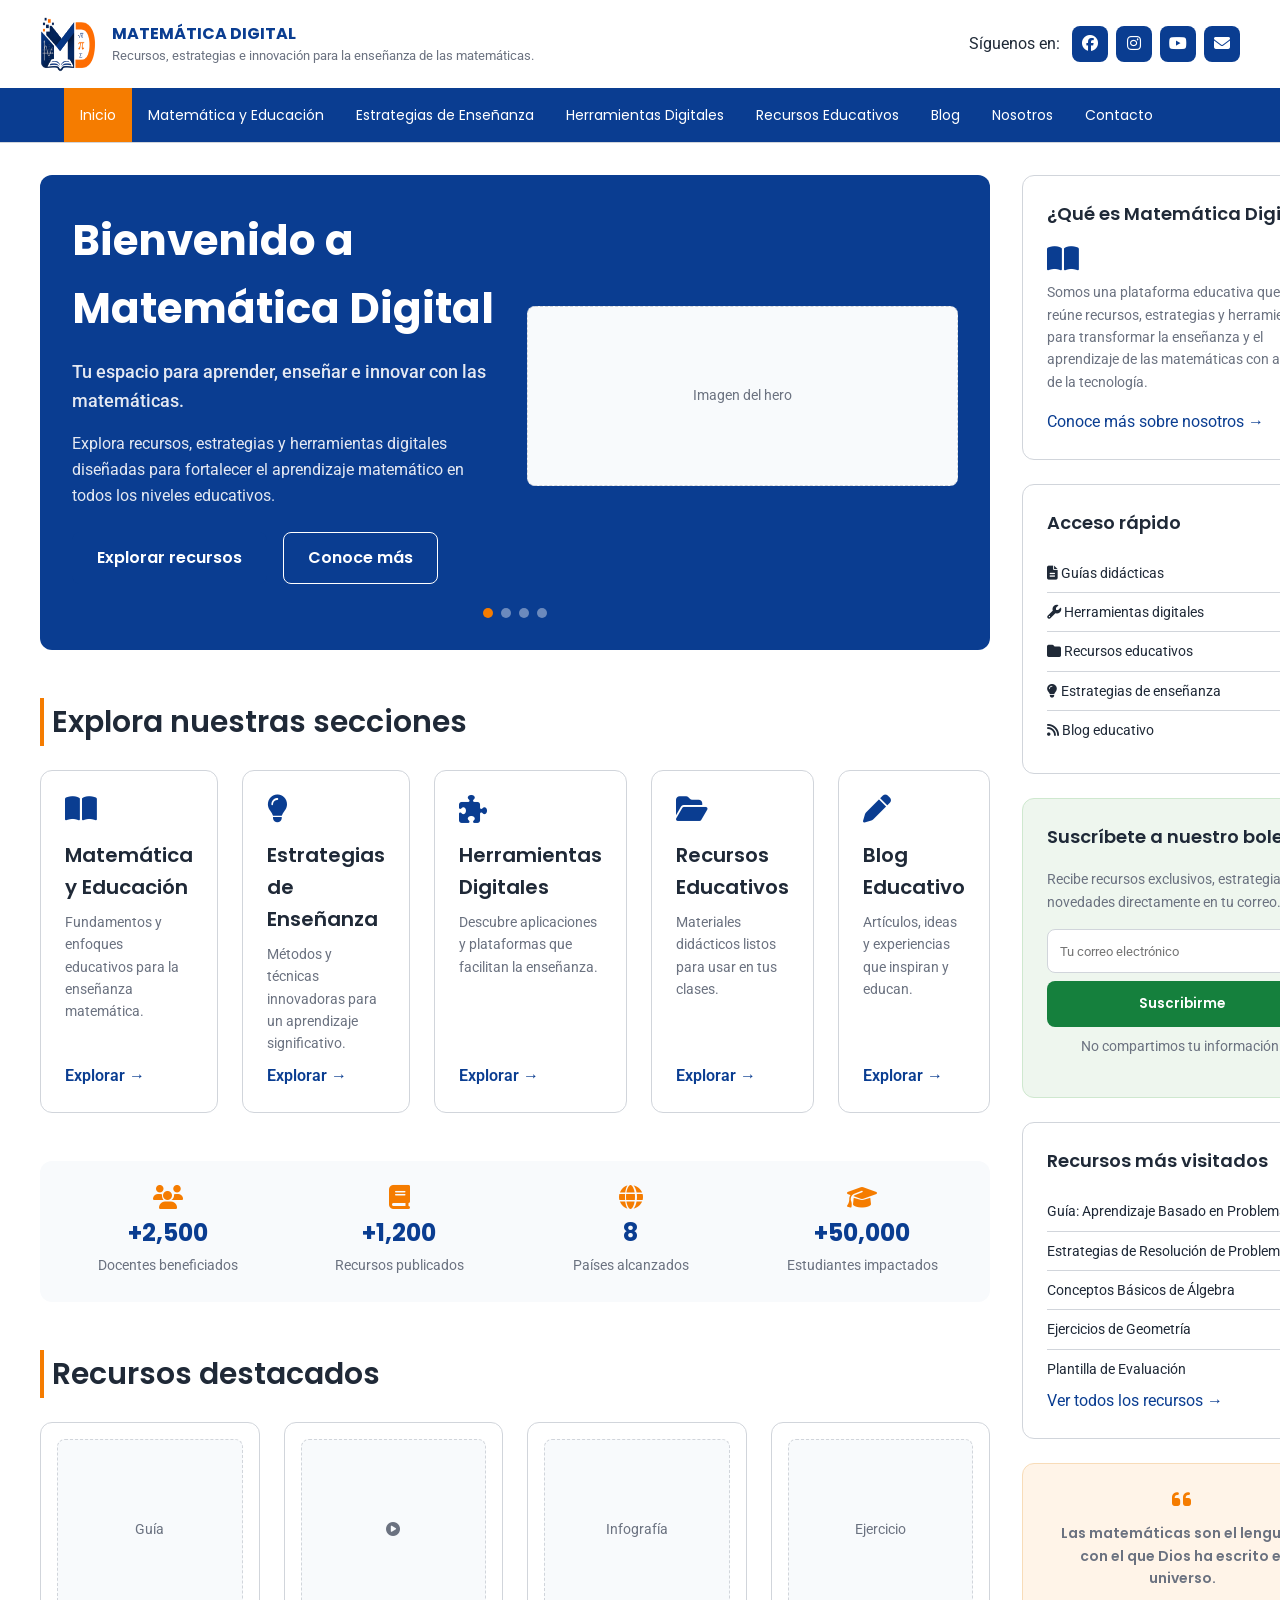
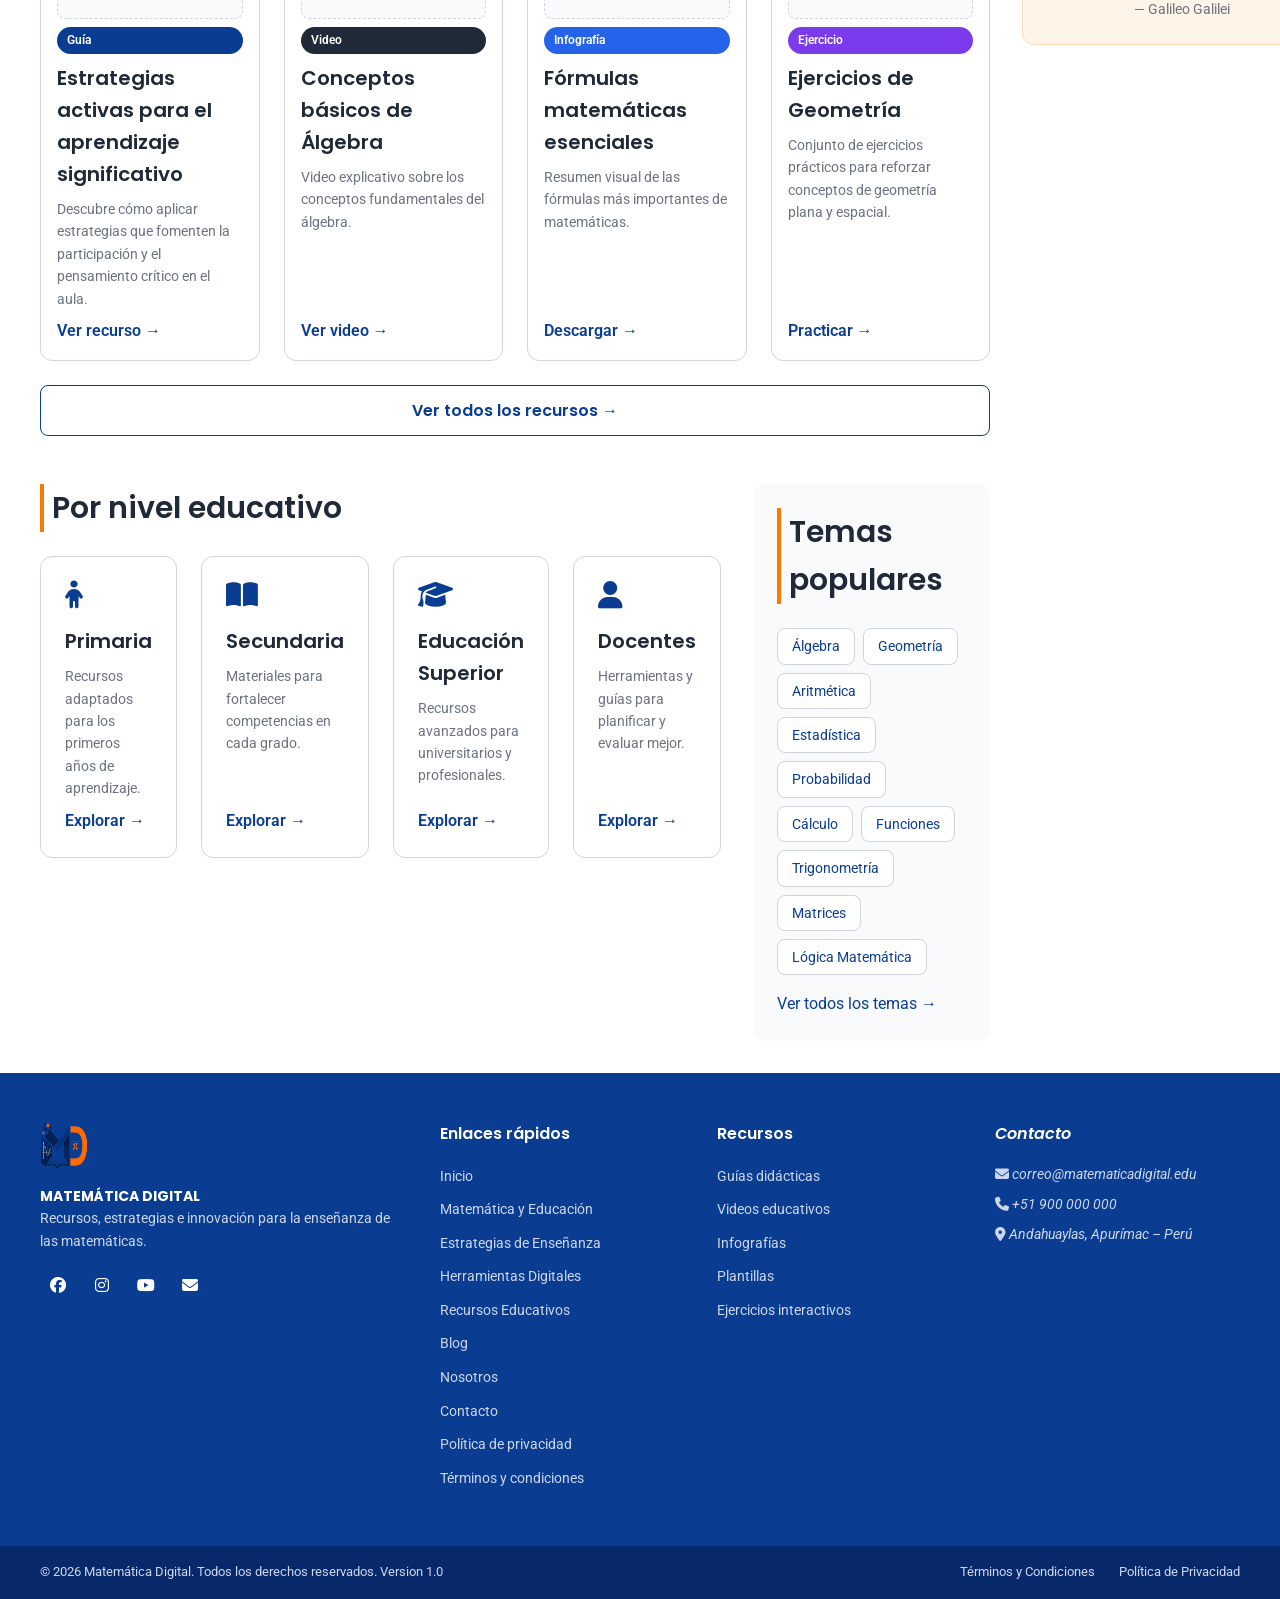
<file: index.html>
<!DOCTYPE html>
<html lang="es">
<head>
	<meta charset="UTF-8">
	<meta name="viewport" content="width=device-width, initial-scale=1.0">
	<title>Matemática Digital | Inicio</title>
	<meta name="description" content="Portal educativo con recursos, estrategias y herramientas digitales para la enseñanza de las matemáticas.">

	<!-- Fuentes de Google Fonts: Poppins para títulos y Roboto para texto -->
	<link rel="preconnect" href="https://fonts.googleapis.com">
	<link href="https://fonts.googleapis.com/css2?family=Poppins:wght@500;600;700&family=Roboto:wght@400;500;700&display=swap" rel="stylesheet">

	<!-- Font Awesome: librería de íconos usada en todo el sitio -->
	<link rel="stylesheet" href="https://cdnjs.cloudflare.com/ajax/libs/font-awesome/6.5.1/css/all.min.css">

	<!-- Nuestra hoja de estilos propia -->
	<link rel="stylesheet" href="css/style.css">
</head>
<body>

	<!--
		ENCABEZADO (HEADER)
		Aquí va el logo del sitio, el nombre, el eslogan y las redes sociales.
		Esta parte se repite igual en todas las páginas del sitio.
	-->
	<header class="cabecera">
		<div class="contenedor cabecera-superior">

			<!-- Logo y nombre del sitio, enlazan a la página de inicio -->
			<a href="index.html" class="logo">
				<img src="img/logo.png" alt="Logo de Matemática Digital" width="56" height="56">
				<span class="logo-texto">
					<span class="logo-nombre">MATEMÁTICA DIGITAL</span>
					<span class="logo-eslogan">Recursos, estrategias e innovación para la enseñanza de las matemáticas.</span>
				</span>
			</a>

			<!-- Redes sociales del sitio -->
			<div class="redes-sociales">
				<span>Síguenos en:</span>
				<ul>
					<li><a href="https://facebook.com" target="_blank"><i class="fa-brands fa-facebook"></i></a></li>
					<li><a href="https://instagram.com" target="_blank"><i class="fa-brands fa-instagram"></i></a></li>
					<li><a href="https://youtube.com" target="_blank"><i class="fa-brands fa-youtube"></i></a></li>
					<li><a href="mailto:correo@matematicadigital.edu"><i class="fa-solid fa-envelope"></i></a></li>
				</ul>
			</div>
		</div>

		<!--
			MENÚ DE NAVEGACIÓN (NAVBAR)
			Es el menú principal para movernos entre las páginas del sitio.
		-->
		<nav class="navbar">
			<div class="contenedor navbar-interno">

				<!-- Botón para abrir el menú en celulares (se muestra solo en mobile) -->
				<button type="button" id="botonMenu" class="boton-menu">
					<i class="fa-solid fa-bars"></i> Menú
				</button>

				<ul id="menuPrincipal" class="menu">
					<li><a href="index.html" class="activo">Inicio</a></li>
					<li><a href="matematica-educacion.html">Matemática y Educación</a></li>
					<li><a href="estrategias-ensenanza.html">Estrategias de Enseñanza</a></li>
					<li><a href="herramientas-digitales.html">Herramientas Digitales</a></li>
					<li><a href="recursos-educativos.html">Recursos Educativos</a></li>
					<li><a href="blog.html">Blog</a></li>
					<li><a href="nosotros.html">Nosotros</a></li>
					<li><a href="contacto.html">Contacto</a></li>
				</ul>
			</div>
		</nav>
	</header>

	<!--
		CONTENIDO PRINCIPAL DE LA PÁGINA
		Usamos <main> porque aquí va el contenido único de la página de Inicio.
	-->
	<main>

		<div class="contenedor diseno-dos-columnas">

			<!-- Columna izquierda: contenido principal de la página -->
			<div class="columna-principal">

				<!--
					HERO PRINCIPAL
					Es el primer bloque grande que ve el usuario al entrar.
					Tiene el mensaje de bienvenida y los botones principales.
				-->
				<section class="hero">
					<div class="hero-texto">
						<h1>Bienvenido a Matemática Digital</h1>
						<p class="hero-frase">Tu espacio para aprender, enseñar e innovar con las matemáticas.</p>
						<p>Explora recursos, estrategias y herramientas digitales diseñadas para fortalecer el aprendizaje matemático en todos los niveles educativos.</p>

						<div class="hero-botones">
							<a href="recursos-educativos.html" class="boton boton-primario">Explorar recursos</a>
							<a href="nosotros.html" class="boton boton-secundario">Conoce más</a>
						</div>
					</div>

					<!-- Imagen del hero (todavía es un espacio reservado, se cambiará por la imagen real) -->
					<figure class="hero-imagen">
						<div class="imagen-pendiente">Imagen del hero</div>
						<figcaption class="oculto-visualmente">Laptop, calculadora y útiles de estudio</figcaption>
					</figure>

					<!-- Puntos de un mini carrusel (por ahora solo decorativos) -->
					<div class="hero-puntos">
						<button type="button" class="punto punto-activo" aria-label="Imagen 1"></button>
						<button type="button" class="punto" aria-label="Imagen 2"></button>
						<button type="button" class="punto" aria-label="Imagen 3"></button>
						<button type="button" class="punto" aria-label="Imagen 4"></button>
					</div>
				</section>

				<!--
					EXPLORA NUESTRAS SECCIONES
					Tarjetas que llevan a las principales secciones del sitio.
				-->
				<section class="seccion-tarjetas">
					<h2 class="titulo-seccion">Explora nuestras secciones</h2>

					<ul class="tarjetas">
						<li class="tarjeta">
							<i class="fa-solid fa-book-open icono-tarjeta"></i>
							<h3>Matemática y Educación</h3>
							<p>Fundamentos y enfoques educativos para la enseñanza matemática.</p>
							<a href="matematica-educacion.html">Explorar →</a>
						</li>
						<li class="tarjeta">
							<i class="fa-solid fa-lightbulb icono-tarjeta"></i>
							<h3>Estrategias de Enseñanza</h3>
							<p>Métodos y técnicas innovadoras para un aprendizaje significativo.</p>
							<a href="estrategias-ensenanza.html">Explorar →</a>
						</li>
						<li class="tarjeta">
							<i class="fa-solid fa-puzzle-piece icono-tarjeta"></i>
							<h3>Herramientas Digitales</h3>
							<p>Descubre aplicaciones y plataformas que facilitan la enseñanza.</p>
							<a href="herramientas-digitales.html">Explorar →</a>
						</li>
						<li class="tarjeta">
							<i class="fa-solid fa-folder-open icono-tarjeta"></i>
							<h3>Recursos Educativos</h3>
							<p>Materiales didácticos listos para usar en tus clases.</p>
							<a href="recursos-educativos.html">Explorar →</a>
						</li>
						<li class="tarjeta">
							<i class="fa-solid fa-pen icono-tarjeta"></i>
							<h3>Blog Educativo</h3>
							<p>Artículos, ideas y experiencias que inspiran y educan.</p>
							<a href="blog.html">Explorar →</a>
						</li>
					</ul>
				</section>

				<!--
					ESTADÍSTICAS
					Números que muestran el alcance del portal.
				-->
				<section class="estadisticas">
					<ul class="lista-estadisticas">
						<li>
							<i class="fa-solid fa-users"></i>
							<strong>+2,500</strong>
							<span>Docentes beneficiados</span>
						</li>
						<li>
							<i class="fa-solid fa-book"></i>
							<strong>+1,200</strong>
							<span>Recursos publicados</span>
						</li>
						<li>
							<i class="fa-solid fa-globe"></i>
							<strong>8</strong>
							<span>Países alcanzados</span>
						</li>
						<li>
							<i class="fa-solid fa-graduation-cap"></i>
							<strong>+50,000</strong>
							<span>Estudiantes impactados</span>
						</li>
					</ul>
				</section>

				<!--
					RECURSOS DESTACADOS
					Una selección de recursos (guía, video, infografía, ejercicio).
				-->
				<section class="recursos-destacados">
					<h2 class="titulo-seccion">Recursos destacados</h2>

					<ul class="tarjetas-recursos">
						<li class="tarjeta-recurso">
							<article>
								<figure>
									<div class="imagen-pendiente">Guía</div>
								</figure>
								<span class="etiqueta etiqueta-guia">Guía</span>
								<h3>Estrategias activas para el aprendizaje significativo</h3>
								<p>Descubre cómo aplicar estrategias que fomenten la participación y el pensamiento crítico en el aula.</p>
								<a href="recursos-educativos.html">Ver recurso →</a>
							</article>
						</li>
						<li class="tarjeta-recurso">
							<article>
								<figure>
									<div class="imagen-pendiente"><i class="fa-solid fa-circle-play"></i></div>
								</figure>
								<span class="etiqueta etiqueta-video">Video</span>
								<h3>Conceptos básicos de Álgebra</h3>
								<p>Video explicativo sobre los conceptos fundamentales del álgebra.</p>
								<a href="recursos-educativos.html">Ver video →</a>
							</article>
						</li>
						<li class="tarjeta-recurso">
							<article>
								<figure>
									<div class="imagen-pendiente">Infografía</div>
								</figure>
								<span class="etiqueta etiqueta-infografia">Infografía</span>
								<h3>Fórmulas matemáticas esenciales</h3>
								<p>Resumen visual de las fórmulas más importantes de matemáticas.</p>
								<a href="recursos-educativos.html">Descargar →</a>
							</article>
						</li>
						<li class="tarjeta-recurso">
							<article>
								<figure>
									<div class="imagen-pendiente">Ejercicio</div>
								</figure>
								<span class="etiqueta etiqueta-ejercicio">Ejercicio</span>
								<h3>Ejercicios de Geometría</h3>
								<p>Conjunto de ejercicios prácticos para reforzar conceptos de geometría plana y espacial.</p>
								<a href="recursos-educativos.html">Practicar →</a>
							</article>
						</li>
					</ul>

					<a href="recursos-educativos.html" class="boton boton-secundario boton-ancho">Ver todos los recursos →</a>
				</section>

				<!--
					POR NIVEL EDUCATIVO Y TEMAS POPULARES
					Dos bloques juntos: tarjetas por nivel y una lista de temas.
				-->
				<section class="nivel-y-temas">

					<div class="niveles">
						<h2 class="titulo-seccion">Por nivel educativo</h2>
						<ul class="tarjetas tarjetas-niveles">
							<li class="tarjeta">
								<i class="fa-solid fa-child icono-tarjeta"></i>
								<h3>Primaria</h3>
								<p>Recursos adaptados para los primeros años de aprendizaje.</p>
								<a href="recursos-educativos.html">Explorar →</a>
							</li>
							<li class="tarjeta">
								<i class="fa-solid fa-book-open icono-tarjeta"></i>
								<h3>Secundaria</h3>
								<p>Materiales para fortalecer competencias en cada grado.</p>
								<a href="recursos-educativos.html">Explorar →</a>
							</li>
							<li class="tarjeta">
								<i class="fa-solid fa-graduation-cap icono-tarjeta"></i>
								<h3>Educación Superior</h3>
								<p>Recursos avanzados para universitarios y profesionales.</p>
								<a href="recursos-educativos.html">Explorar →</a>
							</li>
							<li class="tarjeta">
								<i class="fa-solid fa-user icono-tarjeta"></i>
								<h3>Docentes</h3>
								<p>Herramientas y guías para planificar y evaluar mejor.</p>
								<a href="recursos-educativos.html">Explorar →</a>
							</li>
						</ul>
					</div>

					<div class="temas">
						<h2 class="titulo-seccion">Temas populares</h2>
						<ul class="lista-temas">
							<li><a href="recursos-educativos.html">Álgebra</a></li>
							<li><a href="recursos-educativos.html">Geometría</a></li>
							<li><a href="recursos-educativos.html">Aritmética</a></li>
							<li><a href="recursos-educativos.html">Estadística</a></li>
							<li><a href="recursos-educativos.html">Probabilidad</a></li>
							<li><a href="recursos-educativos.html">Cálculo</a></li>
							<li><a href="recursos-educativos.html">Funciones</a></li>
							<li><a href="recursos-educativos.html">Trigonometría</a></li>
							<li><a href="recursos-educativos.html">Matrices</a></li>
							<li><a href="recursos-educativos.html">Lógica Matemática</a></li>
						</ul>
						<a href="recursos-educativos.html">Ver todos los temas →</a>
					</div>
				</section>

			</div>

			<!--
				ASIDE (COLUMNA LATERAL)
				Información complementaria: quiénes somos, accesos rápidos,
				boletín de noticias, recursos populares y una frase destacada.
			-->
			<aside class="barra-lateral">

				<!-- ¿Qué es Matemática Digital? -->
				<section class="caja">
					<h2>¿Qué es Matemática Digital?</h2>
					<i class="fa-solid fa-book-open icono-caja"></i>
					<p>Somos una plataforma educativa que reúne recursos, estrategias y herramientas para transformar la enseñanza y el aprendizaje de las matemáticas con apoyo de la tecnología.</p>
					<a href="nosotros.html">Conoce más sobre nosotros →</a>
				</section>

				<!-- Acceso rápido a otras secciones -->
				<section class="caja">
					<h2>Acceso rápido</h2>
					<ul class="lista-enlaces">
						<li><a href="recursos-educativos.html"><i class="fa-solid fa-file-lines"></i> Guías didácticas</a></li>
						<li><a href="herramientas-digitales.html"><i class="fa-solid fa-wrench"></i> Herramientas digitales</a></li>
						<li><a href="recursos-educativos.html"><i class="fa-solid fa-folder"></i> Recursos educativos</a></li>
						<li><a href="estrategias-ensenanza.html"><i class="fa-solid fa-lightbulb"></i> Estrategias de enseñanza</a></li>
						<li><a href="blog.html"><i class="fa-solid fa-rss"></i> Blog educativo</a></li>
					</ul>
				</section>

				<!-- Formulario para suscribirse al boletín -->
				<section class="caja caja-boletin">
					<h2>Suscríbete a nuestro boletín</h2>
					<p>Recibe recursos exclusivos, estrategias y novedades directamente en tu correo.</p>

					<!-- Usamos type="email" y required para que el navegador valide el formulario -->
					<form id="formBoletin">
						<label for="correoBoletin" class="oculto-visualmente">Correo electrónico</label>
						<input type="email" id="correoBoletin" name="email" placeholder="Tu correo electrónico" required>
						<button type="submit" class="boton boton-boletin">Suscribirme</button>
						<p class="texto-pequeno">No compartimos tu información.</p>
					</form>
				</section>

				<!-- Lista de recursos más vistos -->
				<section class="caja">
					<h2>Recursos más visitados</h2>
					<ul class="lista-enlaces">
						<li><a href="recursos-educativos.html">Guía: Aprendizaje Basado en Problemas</a></li>
						<li><a href="estrategias-ensenanza.html">Estrategias de Resolución de Problemas</a></li>
						<li><a href="recursos-educativos.html">Conceptos Básicos de Álgebra</a></li>
						<li><a href="recursos-educativos.html">Ejercicios de Geometría</a></li>
						<li><a href="recursos-educativos.html">Plantilla de Evaluación</a></li>
					</ul>
					<a href="recursos-educativos.html">Ver todos los recursos →</a>
				</section>

				<!-- Frase célebre relacionada con las matemáticas -->
				<figure class="caja caja-cita">
					<i class="fa-solid fa-quote-left"></i>
					<blockquote>
						<p>Las matemáticas son el lenguaje con el que Dios ha escrito el universo.</p>
					</blockquote>
					<figcaption>— Galileo Galilei</figcaption>
				</figure>

			</aside>
		</div>
	</main>

	<!--
		PIE DE PÁGINA (FOOTER)
		Información institucional, enlaces rápidos, recursos y contacto.
		Se repite igual en todas las páginas del sitio.
	-->
	<footer class="pie-pagina">
		<div class="contenedor pie-superior">

			<div class="pie-marca">
				<img src="img/logo.png" alt="Logo de Matemática Digital" width="48" height="48">
				<div>
					<p class="logo-nombre">MATEMÁTICA DIGITAL</p>
					<p>Recursos, estrategias e innovación para la enseñanza de las matemáticas.</p>
				</div>
				<ul class="redes-sociales-pie">
					<li><a href="https://facebook.com" target="_blank"><i class="fa-brands fa-facebook"></i></a></li>
					<li><a href="https://instagram.com" target="_blank"><i class="fa-brands fa-instagram"></i></a></li>
					<li><a href="https://youtube.com" target="_blank"><i class="fa-brands fa-youtube"></i></a></li>
					<li><a href="mailto:correo@matematicadigital.edu"><i class="fa-solid fa-envelope"></i></a></li>
				</ul>
			</div>

			<nav class="pie-enlaces">
				<h2>Enlaces rápidos</h2>
				<ul>
					<li><a href="index.html">Inicio</a></li>
					<li><a href="matematica-educacion.html">Matemática y Educación</a></li>
					<li><a href="estrategias-ensenanza.html">Estrategias de Enseñanza</a></li>
					<li><a href="herramientas-digitales.html">Herramientas Digitales</a></li>
					<li><a href="recursos-educativos.html">Recursos Educativos</a></li>
					<li><a href="blog.html">Blog</a></li>
					<li><a href="nosotros.html">Nosotros</a></li>
					<li><a href="contacto.html">Contacto</a></li>
					<li><a href="politica-privacidad.html">Política de privacidad</a></li>
					<li><a href="terminos-condiciones.html">Términos y condiciones</a></li>
				</ul>
			</nav>

			<nav class="pie-enlaces">
				<h2>Recursos</h2>
				<ul>
					<li><a href="recursos-educativos.html">Guías didácticas</a></li>
					<li><a href="recursos-educativos.html">Videos educativos</a></li>
					<li><a href="recursos-educativos.html">Infografías</a></li>
					<li><a href="recursos-educativos.html">Plantillas</a></li>
					<li><a href="recursos-educativos.html">Ejercicios interactivos</a></li>
				</ul>
			</nav>

			<address class="pie-contacto">
				<h2>Contacto</h2>
				<p><i class="fa-solid fa-envelope"></i> <a href="mailto:correo@matematicadigital.edu">correo@matematicadigital.edu</a></p>
				<p><i class="fa-solid fa-phone"></i> <a href="tel:+51900000000">+51 900 000 000</a></p>
				<p><i class="fa-solid fa-location-dot"></i> Andahuaylas, Apurímac – Perú</p>
			</address>
		</div>

		<!-- Franja final con los derechos de autor y enlaces legales -->
		<div class="pie-inferior">
			<div class="contenedor pie-inferior-interno">
				<p>&copy; 2026 Matemática Digital. Todos los derechos reservados. Version 1.0</p>
				<nav>
					<ul>
						<li><a href="terminos-condiciones.html">Términos y Condiciones</a></li>
						<li><a href="politica-privacidad.html">Política de Privacidad</a></li>
					</ul>
				</nav>
			</div>
		</div>
	</footer>

	<!-- Nuestro archivo de JavaScript, siempre al final del body -->
	<script src="js/main.js"></script>
</body>
</html>
</file>
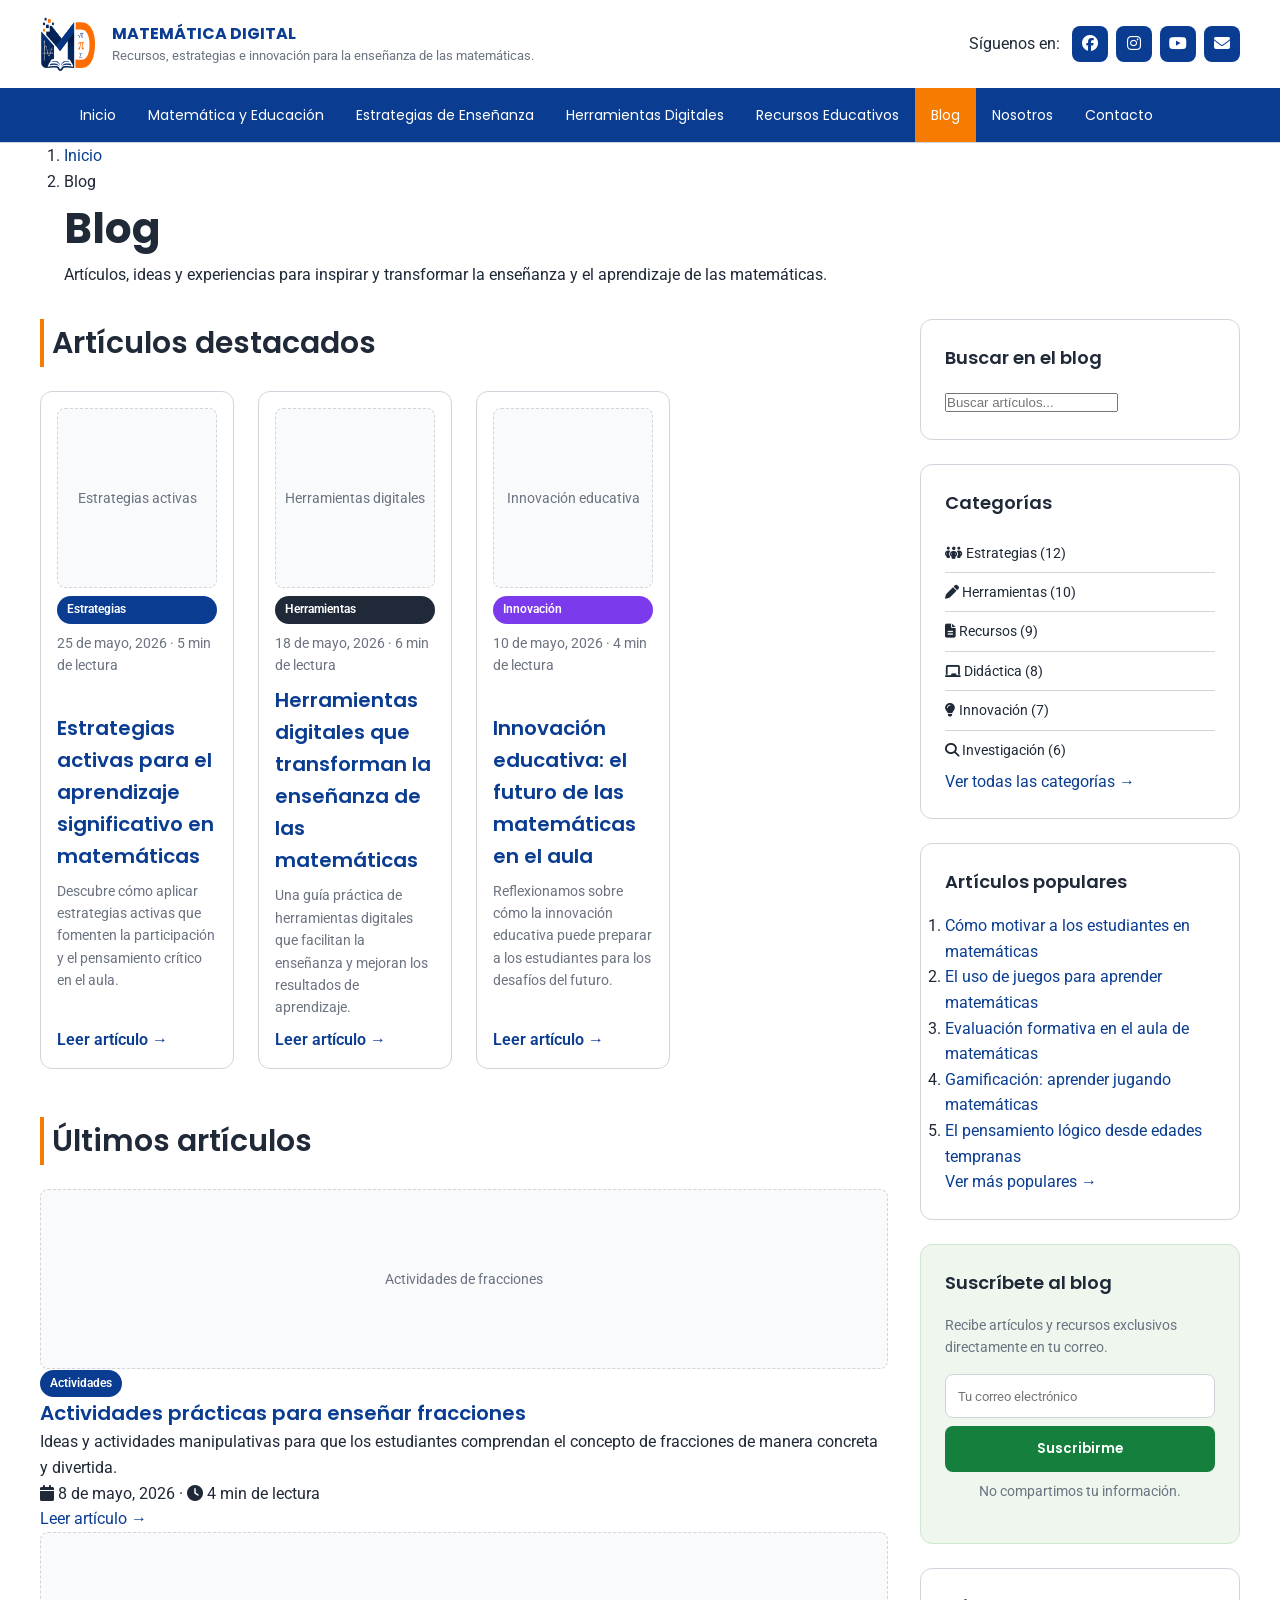
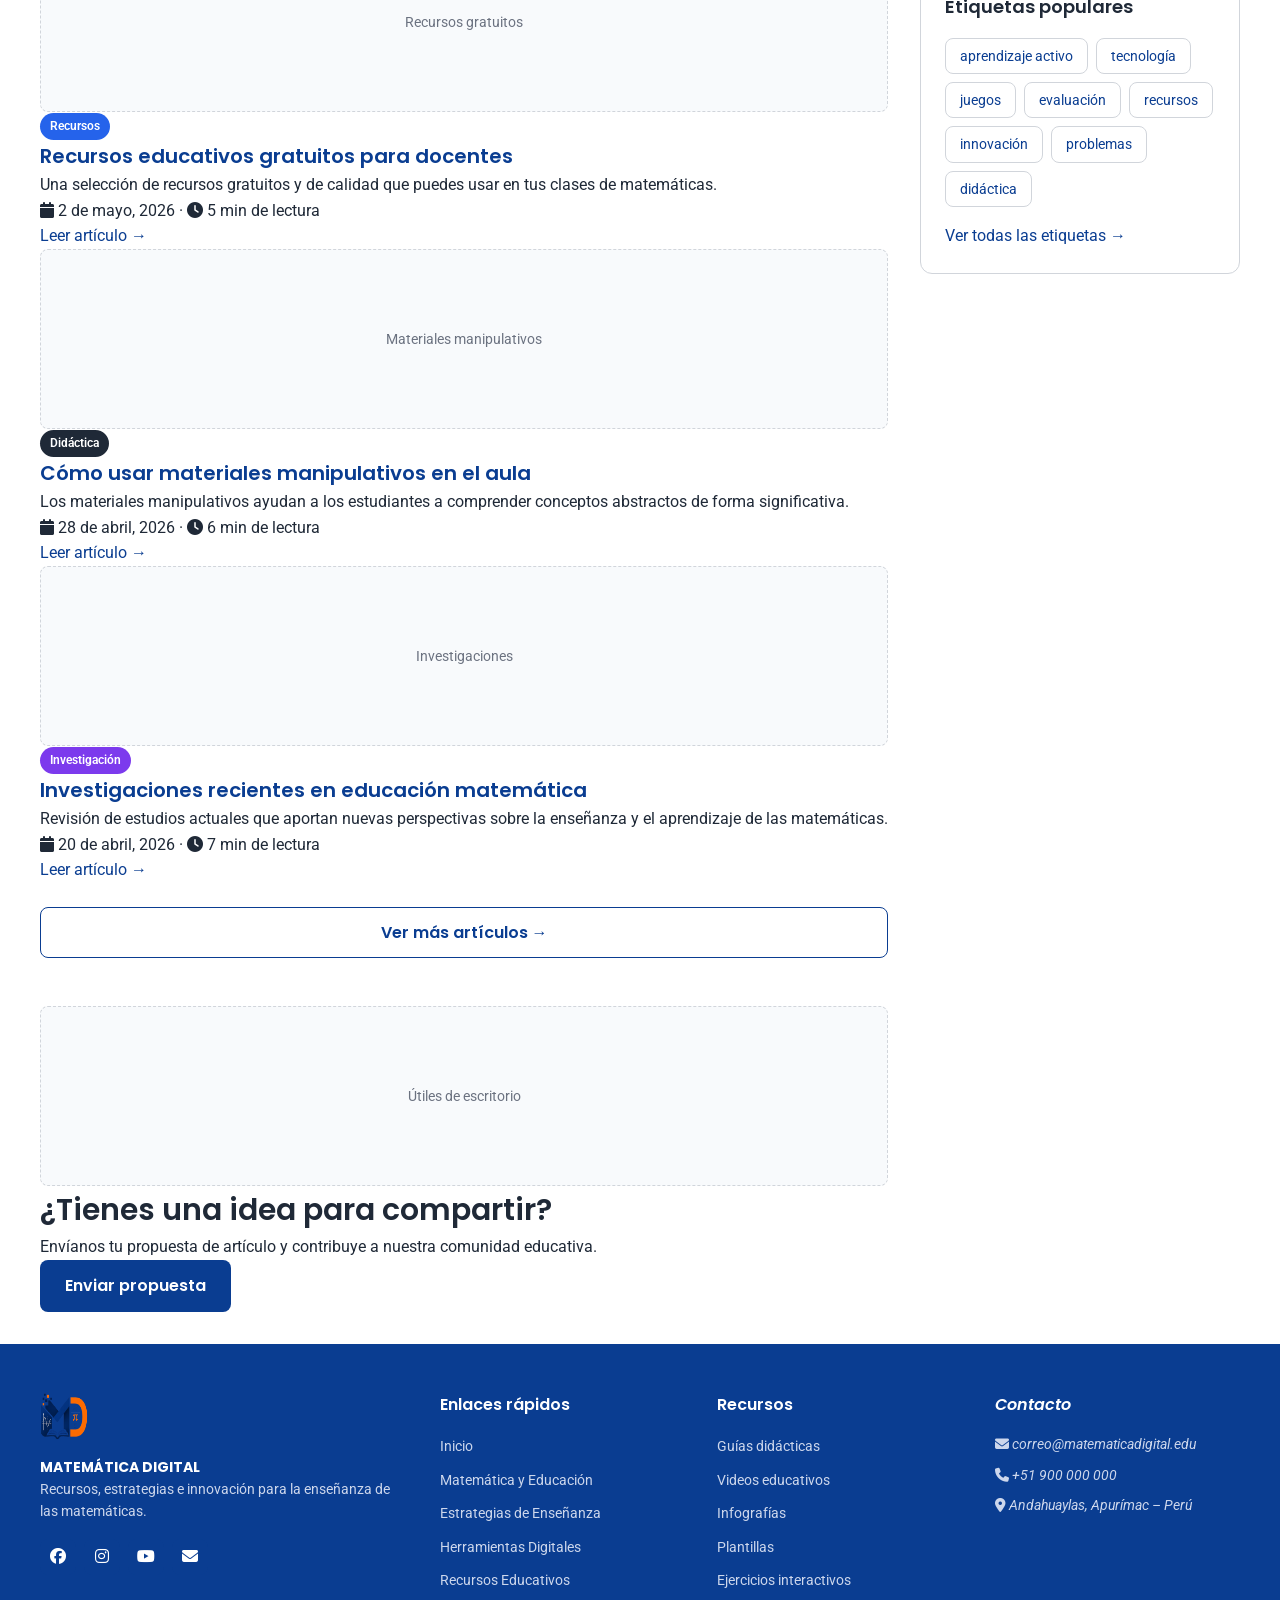
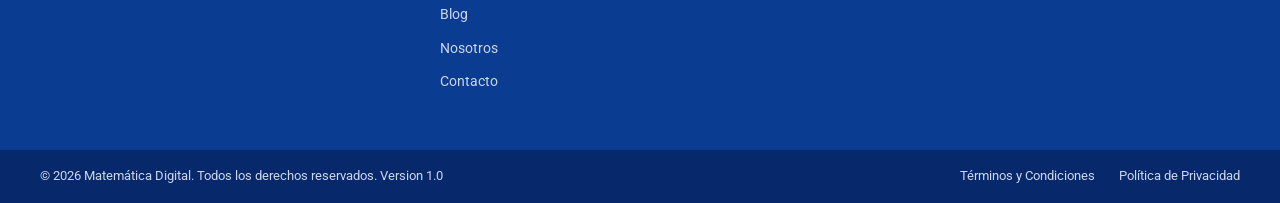
<file: blog.html>
<!DOCTYPE html>
<html lang="es">
<head>
	<meta charset="UTF-8">
	<meta name="viewport" content="width=device-width, initial-scale=1.0">
	<title>Matemática Digital | Blog</title>
	<meta name="description" content="Artículos, ideas y experiencias para inspirar y transformar la enseñanza y el aprendizaje de las matemáticas.">

	<link rel="preconnect" href="https://fonts.googleapis.com">
	<link href="https://fonts.googleapis.com/css2?family=Poppins:wght@500;600;700&family=Roboto:wght@400;500;700&display=swap" rel="stylesheet">

	<link rel="stylesheet" href="https://cdnjs.cloudflare.com/ajax/libs/font-awesome/6.5.1/css/all.min.css">

	<link rel="stylesheet" href="css/style.css">
</head>
<body>

	<!-- ENCABEZADO (HEADER): igual en todas las páginas -->
	<header class="cabecera">
		<div class="contenedor cabecera-superior">

			<a href="index.html" class="logo">
				<img src="img/logo.png" alt="Logo de Matemática Digital" width="56" height="56">
				<span class="logo-texto">
					<span class="logo-nombre">MATEMÁTICA DIGITAL</span>
					<span class="logo-eslogan">Recursos, estrategias e innovación para la enseñanza de las matemáticas.</span>
				</span>
			</a>

			<div class="redes-sociales">
				<span>Síguenos en:</span>
				<ul>
					<li><a href="https://facebook.com" target="_blank"><i class="fa-brands fa-facebook"></i></a></li>
					<li><a href="https://instagram.com" target="_blank"><i class="fa-brands fa-instagram"></i></a></li>
					<li><a href="https://youtube.com" target="_blank"><i class="fa-brands fa-youtube"></i></a></li>
					<li><a href="mailto:correo@matematicadigital.edu"><i class="fa-solid fa-envelope"></i></a></li>
				</ul>
			</div>
		</div>

		<!-- El enlace activo es "Blog" -->
		<nav class="navbar">
			<div class="contenedor navbar-interno">
				<button type="button" id="botonMenu" class="boton-menu">
					<i class="fa-solid fa-bars"></i> Menú
				</button>

				<ul id="menuPrincipal" class="menu">
					<li><a href="index.html">Inicio</a></li>
					<li><a href="matematica-educacion.html">Matemática y Educación</a></li>
					<li><a href="estrategias-ensenanza.html">Estrategias de Enseñanza</a></li>
					<li><a href="herramientas-digitales.html">Herramientas Digitales</a></li>
					<li><a href="recursos-educativos.html">Recursos Educativos</a></li>
					<li><a href="blog.html" class="activo">Blog</a></li>
					<li><a href="nosotros.html">Nosotros</a></li>
					<li><a href="contacto.html">Contacto</a></li>
				</ul>
			</div>
		</nav>
	</header>

	<main>

		<!-- BANNER DE PÁGINA -->
		<section class="banner-pagina">
			<div class="contenedor">
				<nav aria-label="Ruta de navegación" class="migas-pan">
					<ol>
						<li><a href="index.html">Inicio</a></li>
						<li aria-current="page">Blog</li>
					</ol>
				</nav>

				<h1>Blog</h1>
				<p>Artículos, ideas y experiencias para inspirar y transformar la enseñanza y el aprendizaje de las matemáticas.</p>
			</div>
		</section>

		<div class="contenedor diseno-dos-columnas">

			<!-- Columna izquierda: contenido principal -->
			<div class="columna-principal">

				<!-- ARTÍCULOS DESTACADOS -->
				<section id="destacados">
					<h2 class="titulo-seccion">Artículos destacados</h2>

					<ul class="tarjetas-recursos">
						<li class="tarjeta-recurso">
							<article>
								<figure>
									<div class="imagen-pendiente">Estrategias activas</div>
								</figure>
								<span class="etiqueta etiqueta-guia">Estrategias</span>
								<p class="meta-articulo"><time datetime="2026-05-25">25 de mayo, 2026</time> &middot; 5 min de lectura</p>
								<h3><a href="#">Estrategias activas para el aprendizaje significativo en matemáticas</a></h3>
								<p>Descubre cómo aplicar estrategias activas que fomenten la participación y el pensamiento crítico en el aula.</p>
								<a href="#">Leer artículo →</a>
							</article>
						</li>
						<li class="tarjeta-recurso">
							<article>
								<figure>
									<div class="imagen-pendiente">Herramientas digitales</div>
								</figure>
								<span class="etiqueta etiqueta-video">Herramientas</span>
								<p class="meta-articulo"><time datetime="2026-05-18">18 de mayo, 2026</time> &middot; 6 min de lectura</p>
								<h3><a href="#">Herramientas digitales que transforman la enseñanza de las matemáticas</a></h3>
								<p>Una guía práctica de herramientas digitales que facilitan la enseñanza y mejoran los resultados de aprendizaje.</p>
								<a href="#">Leer artículo →</a>
							</article>
						</li>
						<li class="tarjeta-recurso">
							<article>
								<figure>
									<div class="imagen-pendiente">Innovación educativa</div>
								</figure>
								<span class="etiqueta etiqueta-ejercicio">Innovación</span>
								<p class="meta-articulo"><time datetime="2026-05-10">10 de mayo, 2026</time> &middot; 4 min de lectura</p>
								<h3><a href="#">Innovación educativa: el futuro de las matemáticas en el aula</a></h3>
								<p>Reflexionamos sobre cómo la innovación educativa puede preparar a los estudiantes para los desafíos del futuro.</p>
								<a href="#">Leer artículo →</a>
							</article>
						</li>
					</ul>
				</section>

				<!-- ÚLTIMOS ARTÍCULOS -->
				<section id="ultimos">
					<h2 class="titulo-seccion">Últimos artículos</h2>

					<ul class="lista-articulos">
						<li class="articulo-horizontal">
							<article>
								<figure>
									<div class="imagen-pendiente">Actividades de fracciones</div>
								</figure>
								<div class="articulo-info">
									<span class="etiqueta etiqueta-guia">Actividades</span>
									<h3><a href="#">Actividades prácticas para enseñar fracciones</a></h3>
									<p>Ideas y actividades manipulativas para que los estudiantes comprendan el concepto de fracciones de manera concreta y divertida.</p>
									<p class="meta-articulo"><i class="fa-solid fa-calendar"></i> <time datetime="2026-05-08">8 de mayo, 2026</time> &middot; <i class="fa-solid fa-clock"></i> 4 min de lectura</p>
									<a href="#">Leer artículo →</a>
								</div>
							</article>
						</li>
						<li class="articulo-horizontal">
							<article>
								<figure>
									<div class="imagen-pendiente">Recursos gratuitos</div>
								</figure>
								<div class="articulo-info">
									<span class="etiqueta etiqueta-infografia">Recursos</span>
									<h3><a href="#">Recursos educativos gratuitos para docentes</a></h3>
									<p>Una selección de recursos gratuitos y de calidad que puedes usar en tus clases de matemáticas.</p>
									<p class="meta-articulo"><i class="fa-solid fa-calendar"></i> <time datetime="2026-05-02">2 de mayo, 2026</time> &middot; <i class="fa-solid fa-clock"></i> 5 min de lectura</p>
									<a href="#">Leer artículo →</a>
								</div>
							</article>
						</li>
						<li class="articulo-horizontal">
							<article>
								<figure>
									<div class="imagen-pendiente">Materiales manipulativos</div>
								</figure>
								<div class="articulo-info">
									<span class="etiqueta etiqueta-video">Didáctica</span>
									<h3><a href="#">Cómo usar materiales manipulativos en el aula</a></h3>
									<p>Los materiales manipulativos ayudan a los estudiantes a comprender conceptos abstractos de forma significativa.</p>
									<p class="meta-articulo"><i class="fa-solid fa-calendar"></i> <time datetime="2026-04-28">28 de abril, 2026</time> &middot; <i class="fa-solid fa-clock"></i> 6 min de lectura</p>
									<a href="#">Leer artículo →</a>
								</div>
							</article>
						</li>
						<li class="articulo-horizontal">
							<article>
								<figure>
									<div class="imagen-pendiente">Investigaciones</div>
								</figure>
								<div class="articulo-info">
									<span class="etiqueta etiqueta-ejercicio">Investigación</span>
									<h3><a href="#">Investigaciones recientes en educación matemática</a></h3>
									<p>Revisión de estudios actuales que aportan nuevas perspectivas sobre la enseñanza y el aprendizaje de las matemáticas.</p>
									<p class="meta-articulo"><i class="fa-solid fa-calendar"></i> <time datetime="2026-04-20">20 de abril, 2026</time> &middot; <i class="fa-solid fa-clock"></i> 7 min de lectura</p>
									<a href="#">Leer artículo →</a>
								</div>
							</article>
						</li>
					</ul>

					<a href="#" class="boton boton-secundario boton-ancho">Ver más artículos →</a>
				</section>

				<!-- LLAMADO A LA ACCIÓN: ENVIAR PROPUESTA DE ARTÍCULO -->
				<section class="caja-cta-ancha">
					<div class="imagen-pendiente">Útiles de escritorio</div>
					<div>
						<h2>¿Tienes una idea para compartir?</h2>
						<p>Envíanos tu propuesta de artículo y contribuye a nuestra comunidad educativa.</p>
						<a href="contacto.html" class="boton boton-primario">Enviar propuesta</a>
					</div>
				</section>

			</div>

			<!-- ASIDE (COLUMNA LATERAL) -->
			<aside class="barra-lateral">

				<!-- Buscador del blog -->
				<section class="caja">
					<h2>Buscar en el blog</h2>
					<form role="search">
						<label for="buscarBlog" class="oculto-visualmente">Buscar artículos</label>
						<input type="search" id="buscarBlog" name="buscar" placeholder="Buscar artículos...">
					</form>
				</section>

				<!-- Categorías del blog -->
				<nav class="caja" aria-label="Categorías del blog">
					<h2>Categorías</h2>
					<ul class="lista-enlaces">
						<li><a href="#"><i class="fa-solid fa-people-group"></i> Estrategias (12)</a></li>
						<li><a href="#"><i class="fa-solid fa-pen"></i> Herramientas (10)</a></li>
						<li><a href="#"><i class="fa-solid fa-file-lines"></i> Recursos (9)</a></li>
						<li><a href="#"><i class="fa-solid fa-chalkboard"></i> Didáctica (8)</a></li>
						<li><a href="#"><i class="fa-solid fa-lightbulb"></i> Innovación (7)</a></li>
						<li><a href="#"><i class="fa-solid fa-magnifying-glass"></i> Investigación (6)</a></li>
					</ul>
					<a href="#">Ver todas las categorías →</a>
				</nav>

				<!-- Artículos populares -->
				<section class="caja">
					<h2>Artículos populares</h2>
					<ol class="lista-numerada">
						<li><a href="#">Cómo motivar a los estudiantes en matemáticas</a></li>
						<li><a href="#">El uso de juegos para aprender matemáticas</a></li>
						<li><a href="#">Evaluación formativa en el aula de matemáticas</a></li>
						<li><a href="#">Gamificación: aprender jugando matemáticas</a></li>
						<li><a href="#">El pensamiento lógico desde edades tempranas</a></li>
					</ol>
					<a href="#">Ver más populares →</a>
				</section>

				<!-- Suscripción al blog -->
				<section class="caja caja-boletin">
					<h2>Suscríbete al blog</h2>
					<p>Recibe artículos y recursos exclusivos directamente en tu correo.</p>
					<form>
						<label for="correoBlog" class="oculto-visualmente">Correo electrónico</label>
						<input type="email" id="correoBlog" name="email" placeholder="Tu correo electrónico" required>
						<button type="submit" class="boton boton-boletin">Suscribirme</button>
						<p class="texto-pequeno">No compartimos tu información.</p>
					</form>
				</section>

				<!-- Etiquetas populares -->
				<section class="caja">
					<h2>Etiquetas populares</h2>
					<ul class="lista-temas">
						<li><a href="#">aprendizaje activo</a></li>
						<li><a href="#">tecnología</a></li>
						<li><a href="#">juegos</a></li>
						<li><a href="#">evaluación</a></li>
						<li><a href="#">recursos</a></li>
						<li><a href="#">innovación</a></li>
						<li><a href="#">problemas</a></li>
						<li><a href="#">didáctica</a></li>
					</ul>
					<a href="#">Ver todas las etiquetas →</a>
				</section>

			</aside>
		</div>
	</main>

	<!-- PIE DE PÁGINA (FOOTER): igual en todas las páginas -->
	<footer class="pie-pagina">
		<div class="contenedor pie-superior">

			<div class="pie-marca">
				<img src="img/logo.png" alt="Logo de Matemática Digital" width="48" height="48">
				<div>
					<p class="logo-nombre">MATEMÁTICA DIGITAL</p>
					<p>Recursos, estrategias e innovación para la enseñanza de las matemáticas.</p>
				</div>
				<ul class="redes-sociales-pie">
					<li><a href="https://facebook.com" target="_blank"><i class="fa-brands fa-facebook"></i></a></li>
					<li><a href="https://instagram.com" target="_blank"><i class="fa-brands fa-instagram"></i></a></li>
					<li><a href="https://youtube.com" target="_blank"><i class="fa-brands fa-youtube"></i></a></li>
					<li><a href="mailto:correo@matematicadigital.edu"><i class="fa-solid fa-envelope"></i></a></li>
				</ul>
			</div>

			<nav class="pie-enlaces">
				<h2>Enlaces rápidos</h2>
				<ul>
					<li><a href="index.html">Inicio</a></li>
					<li><a href="matematica-educacion.html">Matemática y Educación</a></li>
					<li><a href="estrategias-ensenanza.html">Estrategias de Enseñanza</a></li>
					<li><a href="herramientas-digitales.html">Herramientas Digitales</a></li>
					<li><a href="recursos-educativos.html">Recursos Educativos</a></li>
					<li><a href="blog.html">Blog</a></li>
					<li><a href="nosotros.html">Nosotros</a></li>
					<li><a href="contacto.html">Contacto</a></li>
				</ul>
			</nav>

			<nav class="pie-enlaces">
				<h2>Recursos</h2>
				<ul>
					<li><a href="recursos-educativos.html">Guías didácticas</a></li>
					<li><a href="recursos-educativos.html">Videos educativos</a></li>
					<li><a href="recursos-educativos.html">Infografías</a></li>
					<li><a href="recursos-educativos.html">Plantillas</a></li>
					<li><a href="recursos-educativos.html">Ejercicios interactivos</a></li>
				</ul>
			</nav>

			<address class="pie-contacto">
				<h2>Contacto</h2>
				<p><i class="fa-solid fa-envelope"></i> <a href="mailto:correo@matematicadigital.edu">correo@matematicadigital.edu</a></p>
				<p><i class="fa-solid fa-phone"></i> <a href="tel:+51900000000">+51 900 000 000</a></p>
				<p><i class="fa-solid fa-location-dot"></i> Andahuaylas, Apurímac – Perú</p>
			</address>
		</div>

		<div class="pie-inferior">
			<div class="contenedor pie-inferior-interno">
				<p>&copy; 2026 Matemática Digital. Todos los derechos reservados. Version 1.0</p>
				<nav>
					<ul>
						<li><a href="terminos-condiciones.html">Términos y Condiciones</a></li>
						<li><a href="politica-privacidad.html">Política de Privacidad</a></li>
					</ul>
				</nav>
			</div>
		</div>
	</footer>

	<script src="js/main.js"></script>
</body>
</html>
</file>
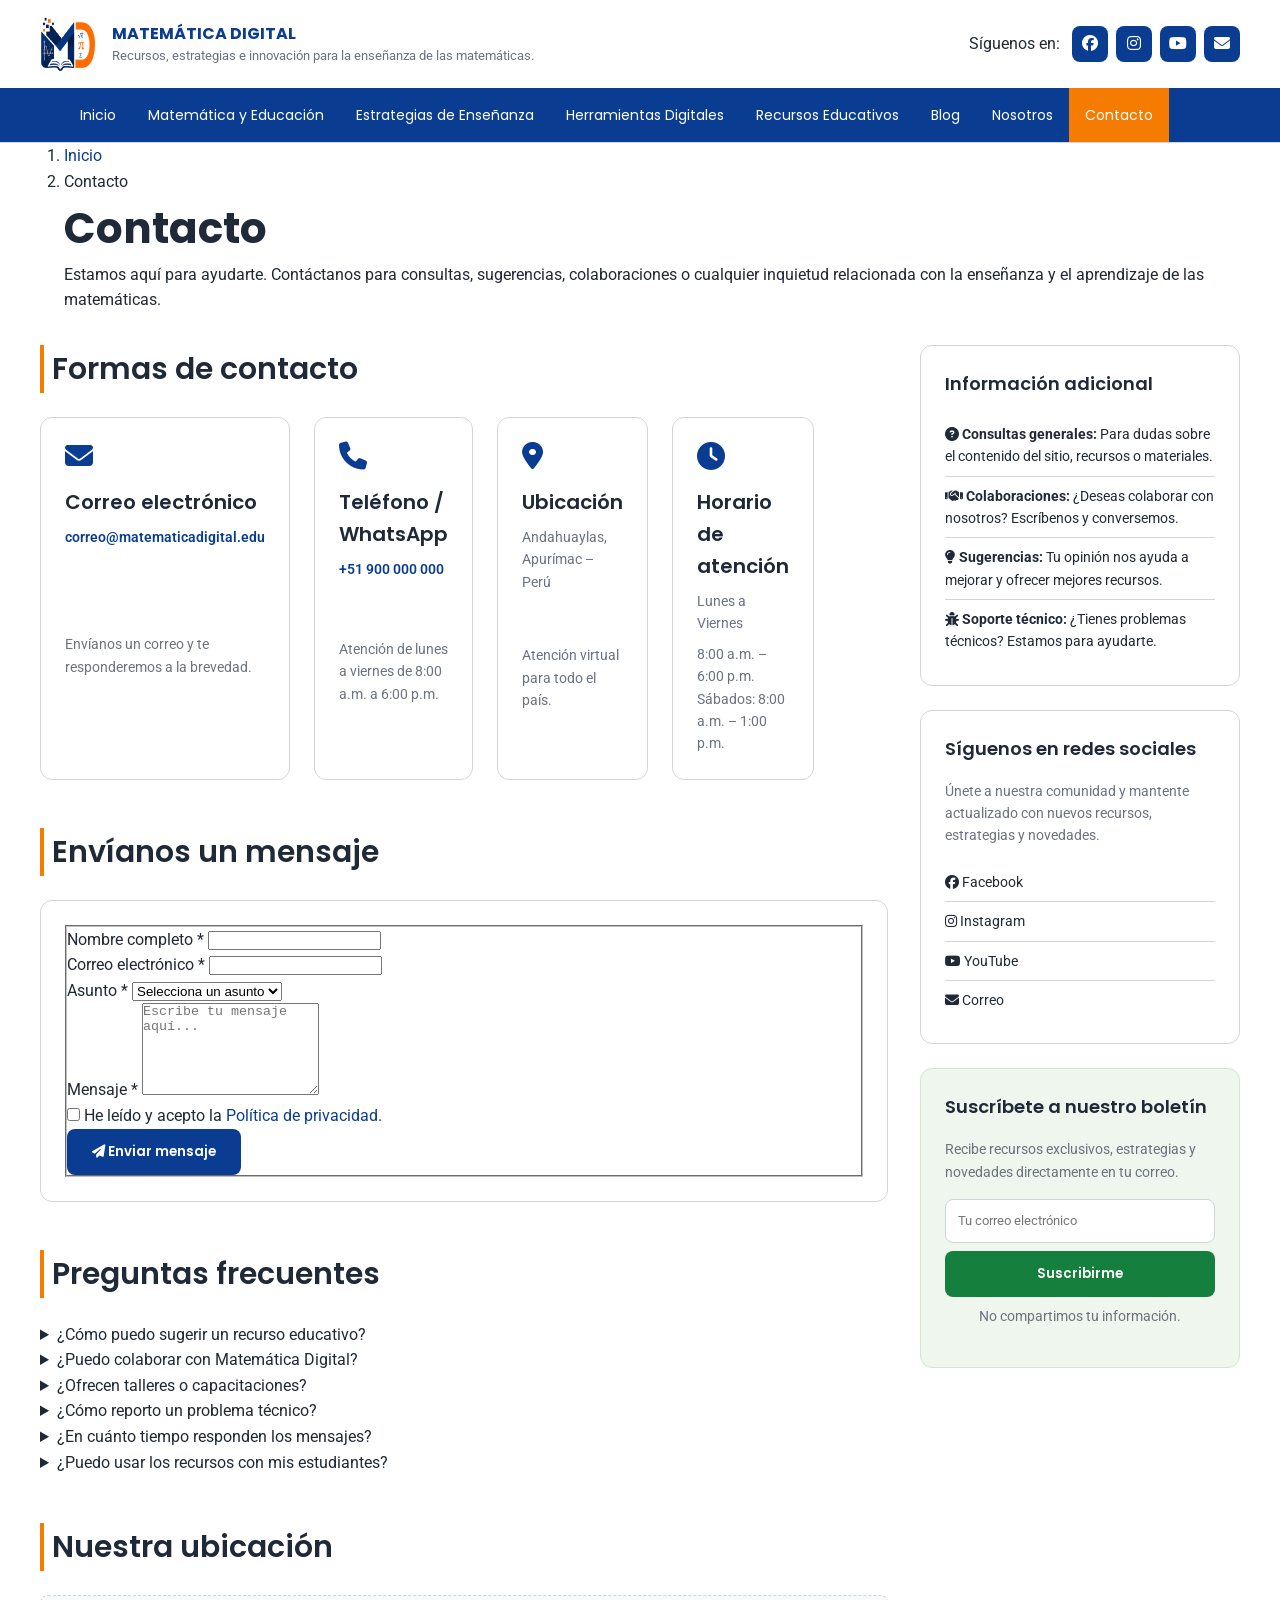
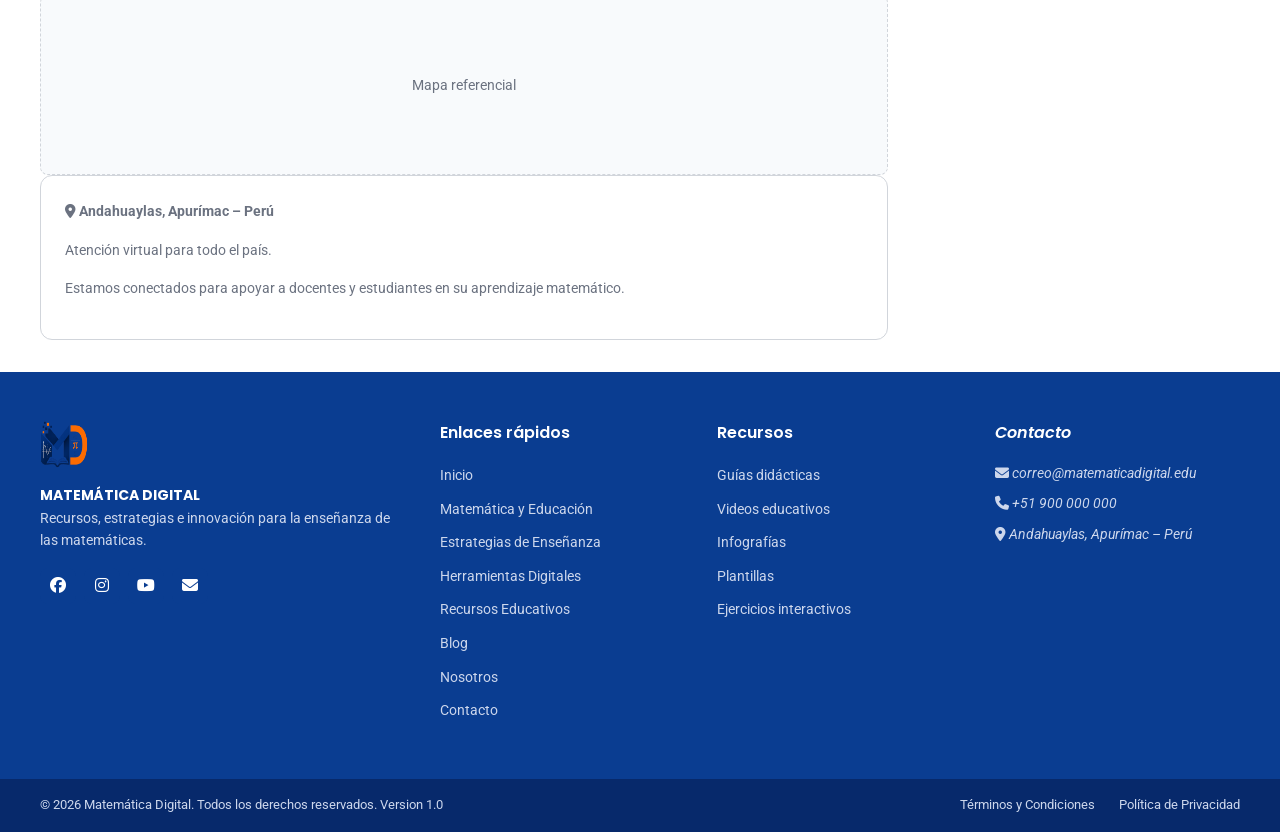
<file: contacto.html>
<!DOCTYPE html>
<html lang="es">
<head>
	<meta charset="UTF-8">
	<meta name="viewport" content="width=device-width, initial-scale=1.0">
	<title>Matemática Digital | Contacto</title>
	<meta name="description" content="Contáctanos para consultas, sugerencias, colaboraciones o cualquier inquietud sobre la enseñanza y el aprendizaje de las matemáticas.">

	<link rel="preconnect" href="https://fonts.googleapis.com">
	<link href="https://fonts.googleapis.com/css2?family=Poppins:wght@500;600;700&family=Roboto:wght@400;500;700&display=swap" rel="stylesheet">

	<link rel="stylesheet" href="https://cdnjs.cloudflare.com/ajax/libs/font-awesome/6.5.1/css/all.min.css">

	<link rel="stylesheet" href="css/style.css">
</head>
<body>

	<!-- ENCABEZADO (HEADER): igual en todas las páginas -->
	<header class="cabecera">
		<div class="contenedor cabecera-superior">

			<a href="index.html" class="logo">
				<img src="img/logo.png" alt="Logo de Matemática Digital" width="56" height="56">
				<span class="logo-texto">
					<span class="logo-nombre">MATEMÁTICA DIGITAL</span>
					<span class="logo-eslogan">Recursos, estrategias e innovación para la enseñanza de las matemáticas.</span>
				</span>
			</a>

			<div class="redes-sociales">
				<span>Síguenos en:</span>
				<ul>
					<li><a href="https://facebook.com" target="_blank"><i class="fa-brands fa-facebook"></i></a></li>
					<li><a href="https://instagram.com" target="_blank"><i class="fa-brands fa-instagram"></i></a></li>
					<li><a href="https://youtube.com" target="_blank"><i class="fa-brands fa-youtube"></i></a></li>
					<li><a href="mailto:correo@matematicadigital.edu"><i class="fa-solid fa-envelope"></i></a></li>
				</ul>
			</div>
		</div>

		<!-- El enlace activo es "Contacto" -->
		<nav class="navbar">
			<div class="contenedor navbar-interno">
				<button type="button" id="botonMenu" class="boton-menu">
					<i class="fa-solid fa-bars"></i> Menú
				</button>

				<ul id="menuPrincipal" class="menu">
					<li><a href="index.html">Inicio</a></li>
					<li><a href="matematica-educacion.html">Matemática y Educación</a></li>
					<li><a href="estrategias-ensenanza.html">Estrategias de Enseñanza</a></li>
					<li><a href="herramientas-digitales.html">Herramientas Digitales</a></li>
					<li><a href="recursos-educativos.html">Recursos Educativos</a></li>
					<li><a href="blog.html">Blog</a></li>
					<li><a href="nosotros.html">Nosotros</a></li>
					<li><a href="contacto.html" class="activo">Contacto</a></li>
				</ul>
			</div>
		</nav>
	</header>

	<main>

		<!-- BANNER DE PÁGINA -->
		<section class="banner-pagina">
			<div class="contenedor">
				<nav aria-label="Ruta de navegación" class="migas-pan">
					<ol>
						<li><a href="index.html">Inicio</a></li>
						<li aria-current="page">Contacto</li>
					</ol>
				</nav>

				<h1>Contacto</h1>
				<p>Estamos aquí para ayudarte. Contáctanos para consultas, sugerencias, colaboraciones o cualquier inquietud relacionada con la enseñanza y el aprendizaje de las matemáticas.</p>
			</div>
		</section>

		<div class="contenedor diseno-dos-columnas">

			<!-- Columna izquierda: contenido principal -->
			<div class="columna-principal">

				<!-- FORMAS DE CONTACTO -->
				<section id="formas-contacto">
					<h2 class="titulo-seccion">Formas de contacto</h2>

					<ul class="tarjetas tarjetas-cuatro">
						<li class="tarjeta">
							<i class="fa-solid fa-envelope icono-tarjeta"></i>
							<h3>Correo electrónico</h3>
							<p><a href="mailto:correo@matematicadigital.edu">correo@matematicadigital.edu</a></p>
							<p>Envíanos un correo y te responderemos a la brevedad.</p>
						</li>
						<li class="tarjeta">
							<i class="fa-solid fa-phone icono-tarjeta"></i>
							<h3>Teléfono / WhatsApp</h3>
							<p><a href="tel:+51900000000">+51 900 000 000</a></p>
							<p>Atención de lunes a viernes de 8:00 a.m. a 6:00 p.m.</p>
						</li>
						<li class="tarjeta">
							<i class="fa-solid fa-location-dot icono-tarjeta"></i>
							<h3>Ubicación</h3>
							<p>Andahuaylas, Apurímac – Perú</p>
							<p>Atención virtual para todo el país.</p>
						</li>
						<li class="tarjeta">
							<i class="fa-solid fa-clock icono-tarjeta"></i>
							<h3>Horario de atención</h3>
							<p>Lunes a Viernes</p>
							<p>8:00 a.m. – 6:00 p.m. <br> Sábados: 8:00 a.m. – 1:00 p.m.</p>
						</li>
					</ul>
				</section>

				<!-- FORMULARIO DE CONTACTO -->
				<section id="formulario" class="formulario-contacto">
					<h2 class="titulo-seccion">Envíanos un mensaje</h2>

					<form class="caja">
						<fieldset>
							<legend class="oculto-visualmente">Formulario de contacto</legend>

							<div class="fila-formulario">
								<div class="campo-formulario">
									<label for="nombre">Nombre completo *</label>
									<input type="text" id="nombre" name="nombre" required>
								</div>
								<div class="campo-formulario">
									<label for="correo">Correo electrónico *</label>
									<input type="email" id="correo" name="correo" required>
								</div>
							</div>

							<div class="campo-formulario">
								<label for="asunto">Asunto *</label>
								<select id="asunto" name="asunto" required>
									<option value="">Selecciona un asunto</option>
									<option value="consulta">Consulta general</option>
									<option value="colaboracion">Colaboración</option>
									<option value="sugerencia">Sugerencia</option>
									<option value="soporte">Soporte técnico</option>
								</select>
							</div>

							<div class="campo-formulario">
								<label for="mensaje">Mensaje *</label>
								<textarea id="mensaje" name="mensaje" rows="6" placeholder="Escribe tu mensaje aquí..." required></textarea>
							</div>

							<div class="campo-formulario campo-checkbox">
								<input type="checkbox" id="aceptoPolitica" name="aceptoPolitica" required>
								<label for="aceptoPolitica">He leído y acepto la <a href="politica-privacidad.html">Política de privacidad</a>.</label>
							</div>

							<button type="submit" class="boton boton-primario"><i class="fa-solid fa-paper-plane"></i> Enviar mensaje</button>
						</fieldset>
					</form>
				</section>

				<!-- PREGUNTAS FRECUENTES -->
				<section id="faq">
					<h2 class="titulo-seccion">Preguntas frecuentes</h2>

					<details>
						<summary>¿Cómo puedo sugerir un recurso educativo?</summary>
						<p>Puedes enviarnos tu propuesta a través del formulario de contacto seleccionando la opción "Sugerencia" en el asunto.</p>
					</details>
					<details>
						<summary>¿Puedo colaborar con Matemática Digital?</summary>
						<p>Sí, estamos abiertos a colaboraciones con docentes e instituciones educativas. Escríbenos para conversar sobre la propuesta.</p>
					</details>
					<details>
						<summary>¿Ofrecen talleres o capacitaciones?</summary>
						<p>Actualmente estamos desarrollando talleres y capacitaciones para docentes. Pronto compartiremos más información.</p>
					</details>
					<details>
						<summary>¿Cómo reporto un problema técnico?</summary>
						<p>Selecciona la opción "Soporte técnico" en el formulario de contacto y describe el problema con el mayor detalle posible.</p>
					</details>
					<details>
						<summary>¿En cuánto tiempo responden los mensajes?</summary>
						<p>Nos comprometemos a responder todas las consultas en el menor tiempo posible, usualmente dentro de 48 horas hábiles.</p>
					</details>
					<details>
						<summary>¿Puedo usar los recursos con mis estudiantes?</summary>
						<p>Sí, todos los recursos publicados están disponibles para su uso educativo en el aula.</p>
					</details>
				</section>

				<!-- UBICACIÓN -->
				<section id="ubicacion">
					<h2 class="titulo-seccion">Nuestra ubicación</h2>

					<div class="ubicacion-info">
						<div class="imagen-pendiente">Mapa referencial</div>
						<div class="caja">
							<p><i class="fa-solid fa-location-dot"></i> <strong>Andahuaylas, Apurímac – Perú</strong></p>
							<p>Atención virtual para todo el país.</p>
							<p>Estamos conectados para apoyar a docentes y estudiantes en su aprendizaje matemático.</p>
						</div>
					</div>
				</section>

			</div>

			<!-- ASIDE (COLUMNA LATERAL) -->
			<aside class="barra-lateral">

				<section class="caja">
					<h2>Información adicional</h2>
					<ul class="lista-enlaces">
						<li>
							<i class="fa-solid fa-circle-question"></i>
							<strong>Consultas generales:</strong> Para dudas sobre el contenido del sitio, recursos o materiales.
						</li>
						<li>
							<i class="fa-solid fa-handshake"></i>
							<strong>Colaboraciones:</strong> ¿Deseas colaborar con nosotros? Escríbenos y conversemos.
						</li>
						<li>
							<i class="fa-solid fa-lightbulb"></i>
							<strong>Sugerencias:</strong> Tu opinión nos ayuda a mejorar y ofrecer mejores recursos.
						</li>
						<li>
							<i class="fa-solid fa-bug"></i>
							<strong>Soporte técnico:</strong> ¿Tienes problemas técnicos? Estamos para ayudarte.
						</li>
					</ul>
				</section>

				<nav class="caja" aria-label="Redes sociales">
					<h2>Síguenos en redes sociales</h2>
					<p>Únete a nuestra comunidad y mantente actualizado con nuevos recursos, estrategias y novedades.</p>
					<ul class="lista-enlaces">
						<li><a href="https://facebook.com" target="_blank"><i class="fa-brands fa-facebook"></i> Facebook</a></li>
						<li><a href="https://instagram.com" target="_blank"><i class="fa-brands fa-instagram"></i> Instagram</a></li>
						<li><a href="https://youtube.com" target="_blank"><i class="fa-brands fa-youtube"></i> YouTube</a></li>
						<li><a href="mailto:correo@matematicadigital.edu"><i class="fa-solid fa-envelope"></i> Correo</a></li>
					</ul>
				</nav>

				<section class="caja caja-boletin">
					<h2>Suscríbete a nuestro boletín</h2>
					<p>Recibe recursos exclusivos, estrategias y novedades directamente en tu correo.</p>
					<form>
						<label for="correoBoletin" class="oculto-visualmente">Correo electrónico</label>
						<input type="email" id="correoBoletin" name="email" placeholder="Tu correo electrónico" required>
						<button type="submit" class="boton boton-boletin">Suscribirme</button>
						<p class="texto-pequeno">No compartimos tu información.</p>
					</form>
				</section>

			</aside>
		</div>
	</main>

	<!-- PIE DE PÁGINA (FOOTER): igual en todas las páginas -->
	<footer class="pie-pagina">
		<div class="contenedor pie-superior">

			<div class="pie-marca">
				<img src="img/logo.png" alt="Logo de Matemática Digital" width="48" height="48">
				<div>
					<p class="logo-nombre">MATEMÁTICA DIGITAL</p>
					<p>Recursos, estrategias e innovación para la enseñanza de las matemáticas.</p>
				</div>
				<ul class="redes-sociales-pie">
					<li><a href="https://facebook.com" target="_blank"><i class="fa-brands fa-facebook"></i></a></li>
					<li><a href="https://instagram.com" target="_blank"><i class="fa-brands fa-instagram"></i></a></li>
					<li><a href="https://youtube.com" target="_blank"><i class="fa-brands fa-youtube"></i></a></li>
					<li><a href="mailto:correo@matematicadigital.edu"><i class="fa-solid fa-envelope"></i></a></li>
				</ul>
			</div>

			<nav class="pie-enlaces">
				<h2>Enlaces rápidos</h2>
				<ul>
					<li><a href="index.html">Inicio</a></li>
					<li><a href="matematica-educacion.html">Matemática y Educación</a></li>
					<li><a href="estrategias-ensenanza.html">Estrategias de Enseñanza</a></li>
					<li><a href="herramientas-digitales.html">Herramientas Digitales</a></li>
					<li><a href="recursos-educativos.html">Recursos Educativos</a></li>
					<li><a href="blog.html">Blog</a></li>
					<li><a href="nosotros.html">Nosotros</a></li>
					<li><a href="contacto.html">Contacto</a></li>
				</ul>
			</nav>

			<nav class="pie-enlaces">
				<h2>Recursos</h2>
				<ul>
					<li><a href="recursos-educativos.html">Guías didácticas</a></li>
					<li><a href="recursos-educativos.html">Videos educativos</a></li>
					<li><a href="recursos-educativos.html">Infografías</a></li>
					<li><a href="recursos-educativos.html">Plantillas</a></li>
					<li><a href="recursos-educativos.html">Ejercicios interactivos</a></li>
				</ul>
			</nav>

			<address class="pie-contacto">
				<h2>Contacto</h2>
				<p><i class="fa-solid fa-envelope"></i> <a href="mailto:correo@matematicadigital.edu">correo@matematicadigital.edu</a></p>
				<p><i class="fa-solid fa-phone"></i> <a href="tel:+51900000000">+51 900 000 000</a></p>
				<p><i class="fa-solid fa-location-dot"></i> Andahuaylas, Apurímac – Perú</p>
			</address>
		</div>

		<div class="pie-inferior">
			<div class="contenedor pie-inferior-interno">
				<p>&copy; 2026 Matemática Digital. Todos los derechos reservados. Version 1.0</p>
				<nav>
					<ul>
						<li><a href="terminos-condiciones.html">Términos y Condiciones</a></li>
						<li><a href="politica-privacidad.html">Política de Privacidad</a></li>
					</ul>
				</nav>
			</div>
		</div>
	</footer>

	<script src="js/main.js"></script>
</body>
</html>
</file>
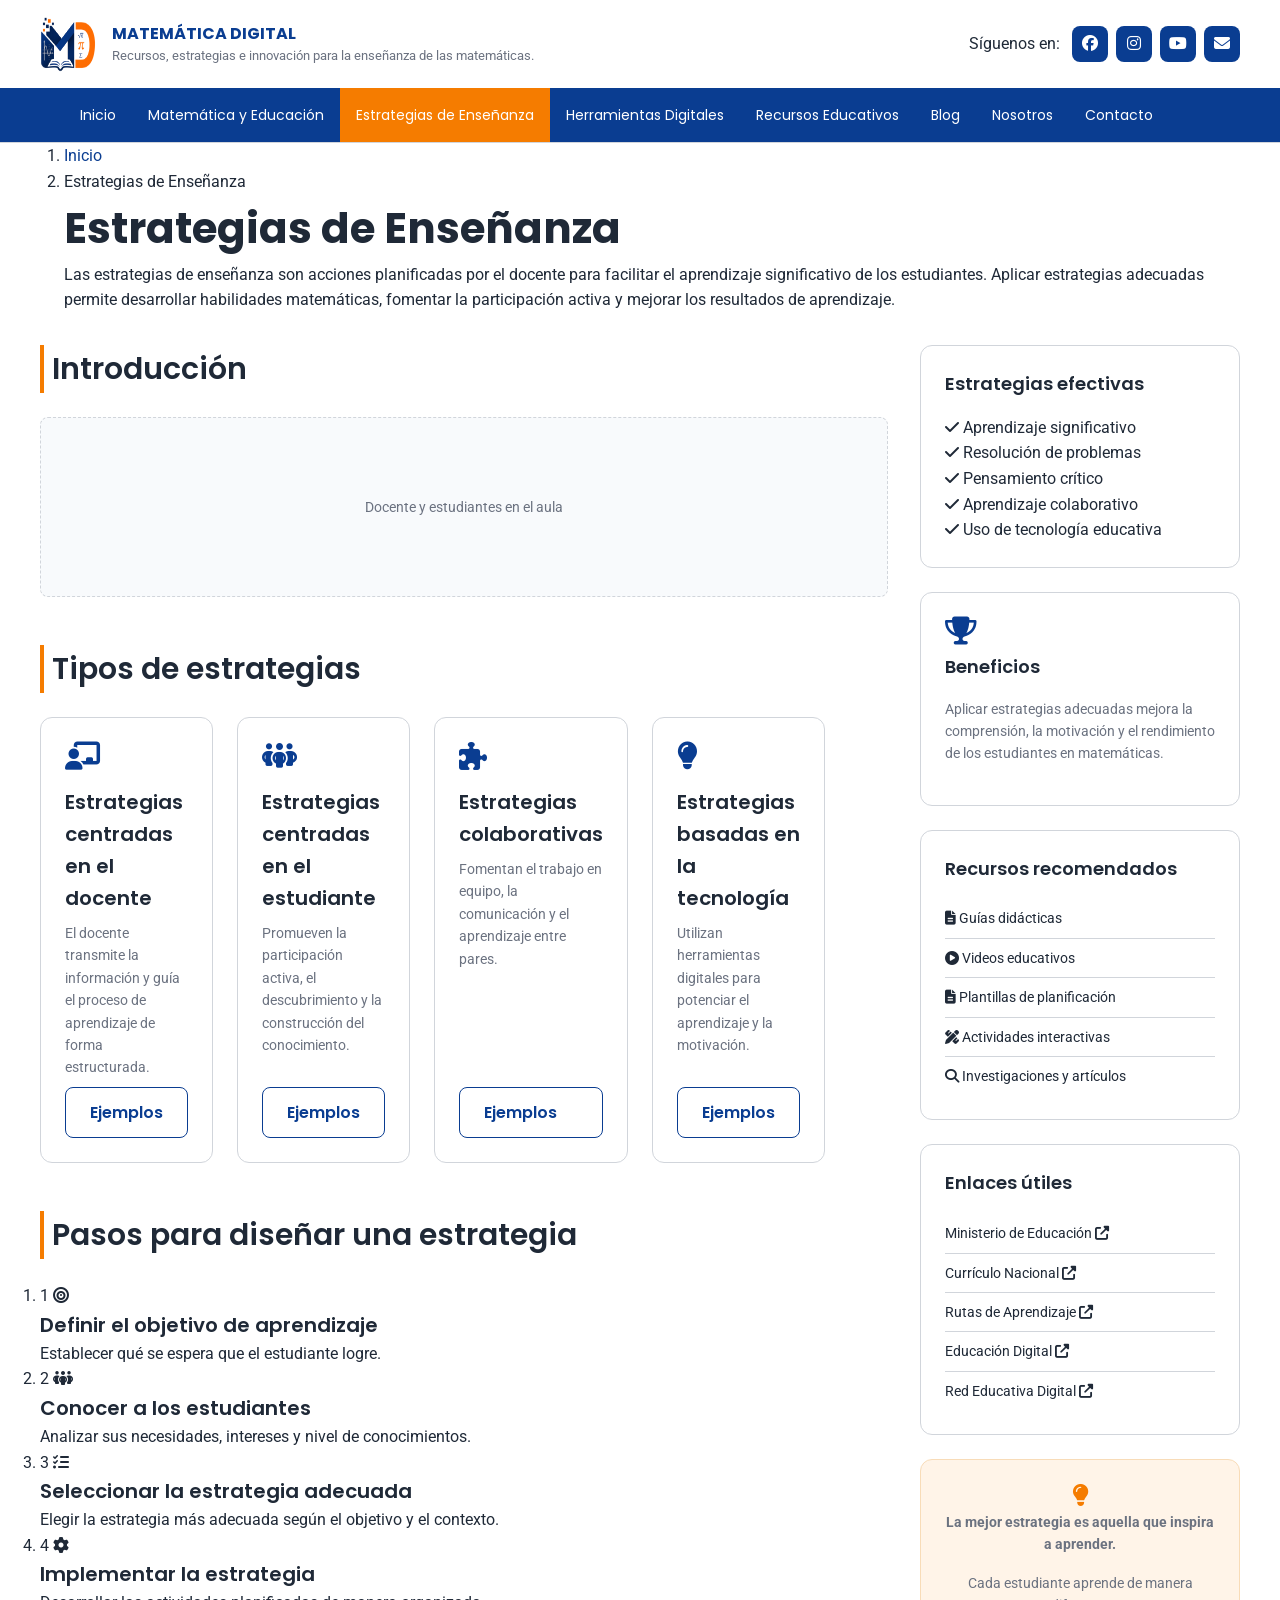
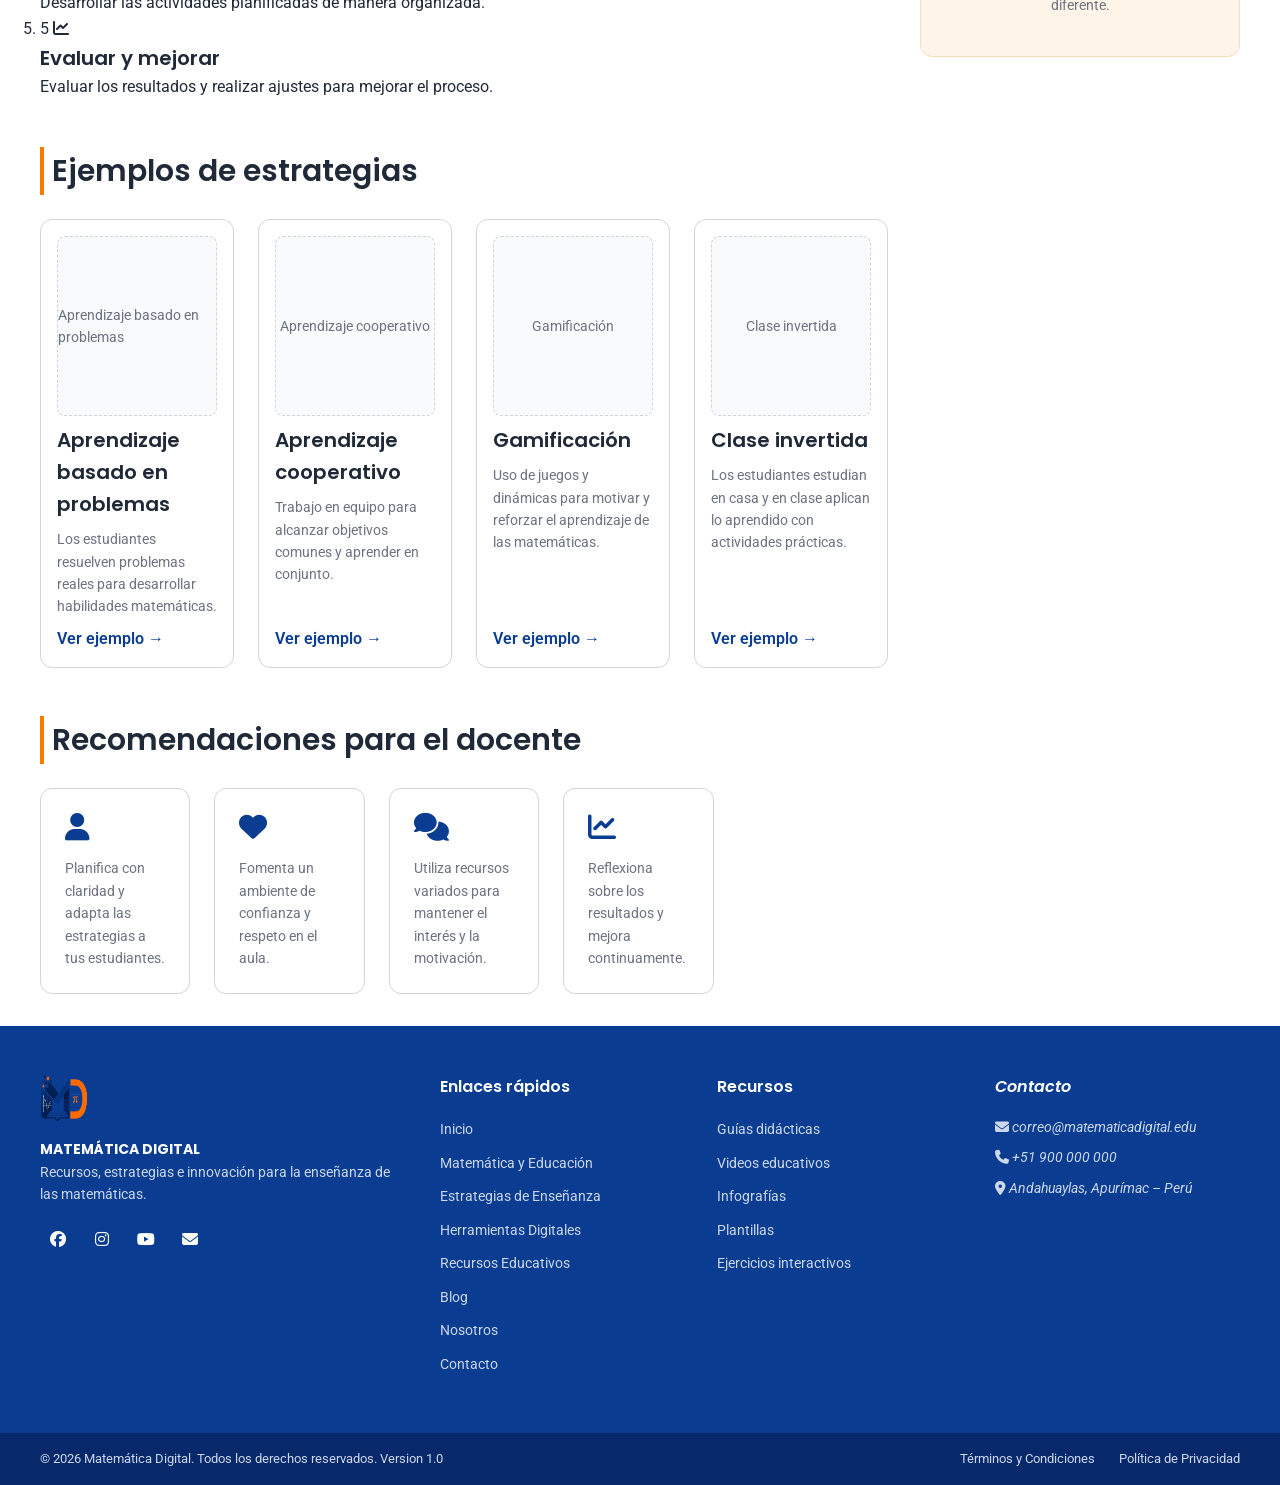
<file: estrategias-ensenanza.html>
<!DOCTYPE html>
<html lang="es">
<head>
	<meta charset="UTF-8">
	<meta name="viewport" content="width=device-width, initial-scale=1.0">
	<title>Matemática Digital | Estrategias de Enseñanza</title>
	<meta name="description" content="Conoce metodologías innovadoras y pasos prácticos para diseñar estrategias de enseñanza de las matemáticas.">

	<link rel="preconnect" href="https://fonts.googleapis.com">
	<link href="https://fonts.googleapis.com/css2?family=Poppins:wght@500;600;700&family=Roboto:wght@400;500;700&display=swap" rel="stylesheet">

	<link rel="stylesheet" href="https://cdnjs.cloudflare.com/ajax/libs/font-awesome/6.5.1/css/all.min.css">

	<link rel="stylesheet" href="css/style.css">
</head>
<body>

	<!-- ENCABEZADO (HEADER): igual en todas las páginas -->
	<header class="cabecera">
		<div class="contenedor cabecera-superior">

			<a href="index.html" class="logo">
				<img src="img/logo.png" alt="Logo de Matemática Digital" width="56" height="56">
				<span class="logo-texto">
					<span class="logo-nombre">MATEMÁTICA DIGITAL</span>
					<span class="logo-eslogan">Recursos, estrategias e innovación para la enseñanza de las matemáticas.</span>
				</span>
			</a>

			<div class="redes-sociales">
				<span>Síguenos en:</span>
				<ul>
					<li><a href="https://facebook.com" target="_blank"><i class="fa-brands fa-facebook"></i></a></li>
					<li><a href="https://instagram.com" target="_blank"><i class="fa-brands fa-instagram"></i></a></li>
					<li><a href="https://youtube.com" target="_blank"><i class="fa-brands fa-youtube"></i></a></li>
					<li><a href="mailto:correo@matematicadigital.edu"><i class="fa-solid fa-envelope"></i></a></li>
				</ul>
			</div>
		</div>

		<!-- El enlace activo es "Estrategias de Enseñanza" -->
		<nav class="navbar">
			<div class="contenedor navbar-interno">
				<button type="button" id="botonMenu" class="boton-menu">
					<i class="fa-solid fa-bars"></i> Menú
				</button>

				<ul id="menuPrincipal" class="menu">
					<li><a href="index.html">Inicio</a></li>
					<li><a href="matematica-educacion.html">Matemática y Educación</a></li>
					<li><a href="estrategias-ensenanza.html" class="activo">Estrategias de Enseñanza</a></li>
					<li><a href="herramientas-digitales.html">Herramientas Digitales</a></li>
					<li><a href="recursos-educativos.html">Recursos Educativos</a></li>
					<li><a href="blog.html">Blog</a></li>
					<li><a href="nosotros.html">Nosotros</a></li>
					<li><a href="contacto.html">Contacto</a></li>
				</ul>
			</div>
		</nav>
	</header>

	<main>

		<!-- BANNER DE PÁGINA -->
		<section class="banner-pagina">
			<div class="contenedor">
				<nav aria-label="Ruta de navegación" class="migas-pan">
					<ol>
						<li><a href="index.html">Inicio</a></li>
						<li aria-current="page">Estrategias de Enseñanza</li>
					</ol>
				</nav>

				<h1>Estrategias de Enseñanza</h1>
				<p>Las estrategias de enseñanza son acciones planificadas por el docente para facilitar el aprendizaje significativo de los estudiantes. Aplicar estrategias adecuadas permite desarrollar habilidades matemáticas, fomentar la participación activa y mejorar los resultados de aprendizaje.</p>
			</div>
		</section>

		<div class="contenedor diseno-dos-columnas">

			<!-- Columna izquierda: contenido principal -->
			<div class="columna-principal">

				<!-- INTRODUCCIÓN -->
				<section id="introduccion" class="con-imagen">
					<h2 class="titulo-seccion">Introducción</h2>
					<div class="imagen-pendiente">Docente y estudiantes en el aula</div>
				</section>

				<!-- TIPOS DE ESTRATEGIAS -->
				<section id="tipos">
					<h2 class="titulo-seccion">Tipos de estrategias</h2>

					<ul class="tarjetas tarjetas-cuatro">
						<li class="tarjeta">
							<i class="fa-solid fa-chalkboard-user icono-tarjeta"></i>
							<h3>Estrategias centradas en el docente</h3>
							<p>El docente transmite la información y guía el proceso de aprendizaje de forma estructurada.</p>
							<a href="#" class="boton boton-secundario">Ejemplos</a>
						</li>
						<li class="tarjeta">
							<i class="fa-solid fa-people-group icono-tarjeta"></i>
							<h3>Estrategias centradas en el estudiante</h3>
							<p>Promueven la participación activa, el descubrimiento y la construcción del conocimiento.</p>
							<a href="#" class="boton boton-secundario">Ejemplos</a>
						</li>
						<li class="tarjeta">
							<i class="fa-solid fa-puzzle-piece icono-tarjeta"></i>
							<h3>Estrategias colaborativas</h3>
							<p>Fomentan el trabajo en equipo, la comunicación y el aprendizaje entre pares.</p>
							<a href="#" class="boton boton-secundario">Ejemplos</a>
						</li>
						<li class="tarjeta">
							<i class="fa-solid fa-lightbulb icono-tarjeta"></i>
							<h3>Estrategias basadas en la tecnología</h3>
							<p>Utilizan herramientas digitales para potenciar el aprendizaje y la motivación.</p>
							<a href="#" class="boton boton-secundario">Ejemplos</a>
						</li>
					</ul>
				</section>

				<!-- PASOS PARA DISEÑAR UNA ESTRATEGIA -->
				<section id="pasos">
					<h2 class="titulo-seccion">Pasos para diseñar una estrategia</h2>

					<ol class="pasos">
						<li class="paso">
							<span class="paso-numero">1</span>
							<i class="fa-solid fa-bullseye"></i>
							<h3>Definir el objetivo de aprendizaje</h3>
							<p>Establecer qué se espera que el estudiante logre.</p>
						</li>
						<li class="paso">
							<span class="paso-numero">2</span>
							<i class="fa-solid fa-people-group"></i>
							<h3>Conocer a los estudiantes</h3>
							<p>Analizar sus necesidades, intereses y nivel de conocimientos.</p>
						</li>
						<li class="paso">
							<span class="paso-numero">3</span>
							<i class="fa-solid fa-list-check"></i>
							<h3>Seleccionar la estrategia adecuada</h3>
							<p>Elegir la estrategia más adecuada según el objetivo y el contexto.</p>
						</li>
						<li class="paso">
							<span class="paso-numero">4</span>
							<i class="fa-solid fa-gear"></i>
							<h3>Implementar la estrategia</h3>
							<p>Desarrollar las actividades planificadas de manera organizada.</p>
						</li>
						<li class="paso">
							<span class="paso-numero">5</span>
							<i class="fa-solid fa-chart-line"></i>
							<h3>Evaluar y mejorar</h3>
							<p>Evaluar los resultados y realizar ajustes para mejorar el proceso.</p>
						</li>
					</ol>
				</section>

				<!-- EJEMPLOS DE ESTRATEGIAS -->
				<section id="ejemplos">
					<h2 class="titulo-seccion">Ejemplos de estrategias</h2>

					<ul class="tarjetas-recursos">
						<li class="tarjeta-recurso">
							<article>
								<figure>
									<div class="imagen-pendiente">Aprendizaje basado en problemas</div>
								</figure>
								<h3>Aprendizaje basado en problemas</h3>
								<p>Los estudiantes resuelven problemas reales para desarrollar habilidades matemáticas.</p>
								<a href="#">Ver ejemplo →</a>
							</article>
						</li>
						<li class="tarjeta-recurso">
							<article>
								<figure>
									<div class="imagen-pendiente">Aprendizaje cooperativo</div>
								</figure>
								<h3>Aprendizaje cooperativo</h3>
								<p>Trabajo en equipo para alcanzar objetivos comunes y aprender en conjunto.</p>
								<a href="#">Ver ejemplo →</a>
							</article>
						</li>
						<li class="tarjeta-recurso">
							<article>
								<figure>
									<div class="imagen-pendiente">Gamificación</div>
								</figure>
								<h3>Gamificación</h3>
								<p>Uso de juegos y dinámicas para motivar y reforzar el aprendizaje de las matemáticas.</p>
								<a href="#">Ver ejemplo →</a>
							</article>
						</li>
						<li class="tarjeta-recurso">
							<article>
								<figure>
									<div class="imagen-pendiente">Clase invertida</div>
								</figure>
								<h3>Clase invertida</h3>
								<p>Los estudiantes estudian en casa y en clase aplican lo aprendido con actividades prácticas.</p>
								<a href="#">Ver ejemplo →</a>
							</article>
						</li>
					</ul>
				</section>

				<!-- RECOMENDACIONES PARA EL DOCENTE -->
				<section id="recomendaciones">
					<h2 class="titulo-seccion">Recomendaciones para el docente</h2>

					<ul class="tarjetas tarjetas-cuatro">
						<li class="tarjeta">
							<i class="fa-solid fa-user icono-tarjeta"></i>
							<p>Planifica con claridad y adapta las estrategias a tus estudiantes.</p>
						</li>
						<li class="tarjeta">
							<i class="fa-solid fa-heart icono-tarjeta"></i>
							<p>Fomenta un ambiente de confianza y respeto en el aula.</p>
						</li>
						<li class="tarjeta">
							<i class="fa-solid fa-comments icono-tarjeta"></i>
							<p>Utiliza recursos variados para mantener el interés y la motivación.</p>
						</li>
						<li class="tarjeta">
							<i class="fa-solid fa-chart-line icono-tarjeta"></i>
							<p>Reflexiona sobre los resultados y mejora continuamente.</p>
						</li>
					</ul>
				</section>

			</div>

			<!-- ASIDE (COLUMNA LATERAL) -->
			<aside class="barra-lateral">

				<section class="caja">
					<h2>Estrategias efectivas</h2>
					<ul class="lista-check">
						<li><i class="fa-solid fa-check"></i> Aprendizaje significativo</li>
						<li><i class="fa-solid fa-check"></i> Resolución de problemas</li>
						<li><i class="fa-solid fa-check"></i> Pensamiento crítico</li>
						<li><i class="fa-solid fa-check"></i> Aprendizaje colaborativo</li>
						<li><i class="fa-solid fa-check"></i> Uso de tecnología educativa</li>
					</ul>
				</section>

				<section class="caja caja-cta">
					<i class="fa-solid fa-trophy icono-caja"></i>
					<h2>Beneficios</h2>
					<p>Aplicar estrategias adecuadas mejora la comprensión, la motivación y el rendimiento de los estudiantes en matemáticas.</p>
				</section>

				<section class="caja">
					<h2>Recursos recomendados</h2>
					<ul class="lista-enlaces">
						<li><a href="recursos-educativos.html"><i class="fa-solid fa-file-lines"></i> Guías didácticas</a></li>
						<li><a href="recursos-educativos.html"><i class="fa-solid fa-circle-play"></i> Videos educativos</a></li>
						<li><a href="recursos-educativos.html"><i class="fa-solid fa-file-lines"></i> Plantillas de planificación</a></li>
						<li><a href="recursos-educativos.html"><i class="fa-solid fa-pen-ruler"></i> Actividades interactivas</a></li>
						<li><a href="blog.html"><i class="fa-solid fa-magnifying-glass"></i> Investigaciones y artículos</a></li>
					</ul>
				</section>

				<section class="caja">
					<h2>Enlaces útiles</h2>
					<ul class="lista-enlaces">
						<li><a href="#" target="_blank">Ministerio de Educación <i class="fa-solid fa-up-right-from-square"></i></a></li>
						<li><a href="#" target="_blank">Currículo Nacional <i class="fa-solid fa-up-right-from-square"></i></a></li>
						<li><a href="#" target="_blank">Rutas de Aprendizaje <i class="fa-solid fa-up-right-from-square"></i></a></li>
						<li><a href="#" target="_blank">Educación Digital <i class="fa-solid fa-up-right-from-square"></i></a></li>
						<li><a href="#" target="_blank">Red Educativa Digital <i class="fa-solid fa-up-right-from-square"></i></a></li>
					</ul>
				</section>

				<section class="caja caja-cita">
					<i class="fa-solid fa-lightbulb"></i>
					<p><strong>La mejor estrategia es aquella que inspira a aprender.</strong></p>
					<p class="texto-pequeno">Cada estudiante aprende de manera diferente.</p>
				</section>

			</aside>
		</div>
	</main>

	<!-- PIE DE PÁGINA (FOOTER): igual en todas las páginas -->
	<footer class="pie-pagina">
		<div class="contenedor pie-superior">

			<div class="pie-marca">
				<img src="img/logo.png" alt="Logo de Matemática Digital" width="48" height="48">
				<div>
					<p class="logo-nombre">MATEMÁTICA DIGITAL</p>
					<p>Recursos, estrategias e innovación para la enseñanza de las matemáticas.</p>
				</div>
				<ul class="redes-sociales-pie">
					<li><a href="https://facebook.com" target="_blank"><i class="fa-brands fa-facebook"></i></a></li>
					<li><a href="https://instagram.com" target="_blank"><i class="fa-brands fa-instagram"></i></a></li>
					<li><a href="https://youtube.com" target="_blank"><i class="fa-brands fa-youtube"></i></a></li>
					<li><a href="mailto:correo@matematicadigital.edu"><i class="fa-solid fa-envelope"></i></a></li>
				</ul>
			</div>

			<nav class="pie-enlaces">
				<h2>Enlaces rápidos</h2>
				<ul>
					<li><a href="index.html">Inicio</a></li>
					<li><a href="matematica-educacion.html">Matemática y Educación</a></li>
					<li><a href="estrategias-ensenanza.html">Estrategias de Enseñanza</a></li>
					<li><a href="herramientas-digitales.html">Herramientas Digitales</a></li>
					<li><a href="recursos-educativos.html">Recursos Educativos</a></li>
					<li><a href="blog.html">Blog</a></li>
					<li><a href="nosotros.html">Nosotros</a></li>
					<li><a href="contacto.html">Contacto</a></li>
				</ul>
			</nav>

			<nav class="pie-enlaces">
				<h2>Recursos</h2>
				<ul>
					<li><a href="recursos-educativos.html">Guías didácticas</a></li>
					<li><a href="recursos-educativos.html">Videos educativos</a></li>
					<li><a href="recursos-educativos.html">Infografías</a></li>
					<li><a href="recursos-educativos.html">Plantillas</a></li>
					<li><a href="recursos-educativos.html">Ejercicios interactivos</a></li>
				</ul>
			</nav>

			<address class="pie-contacto">
				<h2>Contacto</h2>
				<p><i class="fa-solid fa-envelope"></i> <a href="mailto:correo@matematicadigital.edu">correo@matematicadigital.edu</a></p>
				<p><i class="fa-solid fa-phone"></i> <a href="tel:+51900000000">+51 900 000 000</a></p>
				<p><i class="fa-solid fa-location-dot"></i> Andahuaylas, Apurímac – Perú</p>
			</address>
		</div>

		<div class="pie-inferior">
			<div class="contenedor pie-inferior-interno">
				<p>&copy; 2026 Matemática Digital. Todos los derechos reservados. Version 1.0</p>
				<nav>
					<ul>
						<li><a href="terminos-condiciones.html">Términos y Condiciones</a></li>
						<li><a href="politica-privacidad.html">Política de Privacidad</a></li>
					</ul>
				</nav>
			</div>
		</div>
	</footer>

	<script src="js/main.js"></script>
</body>
</html>
</file>
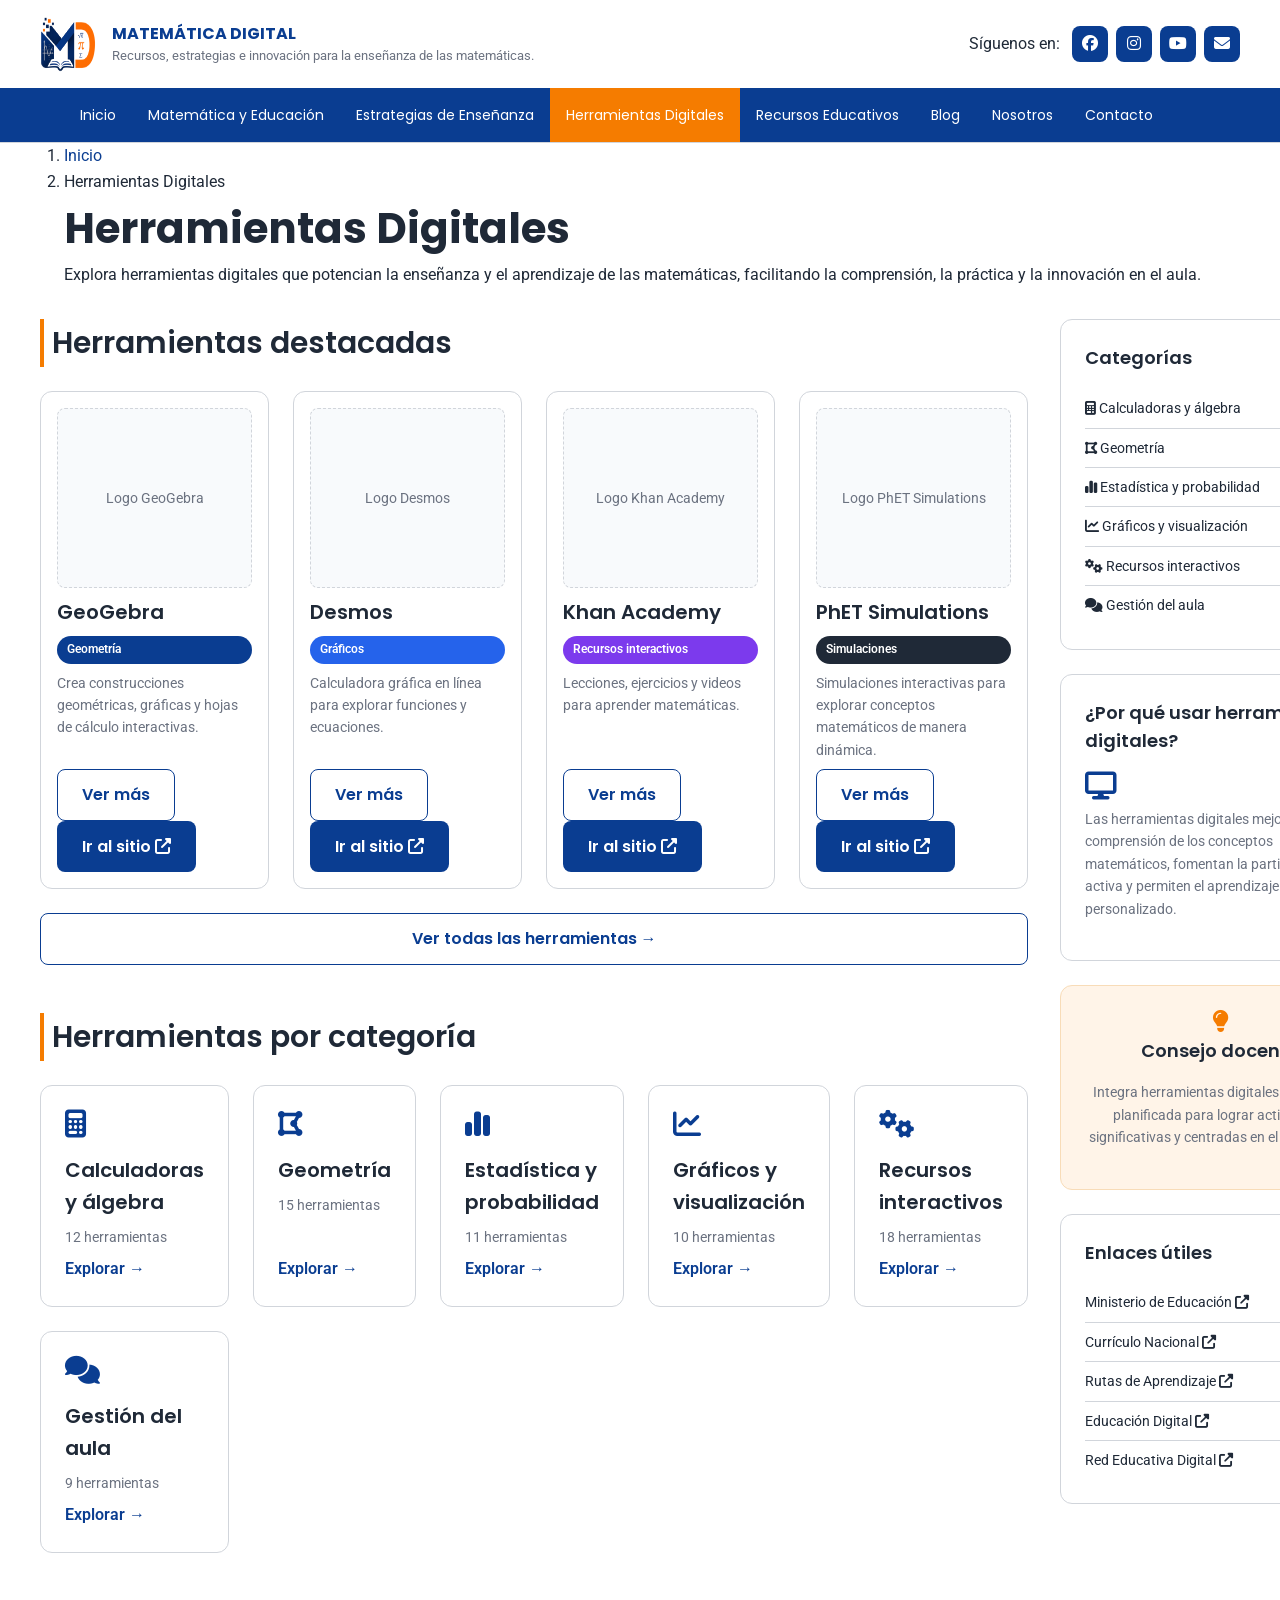
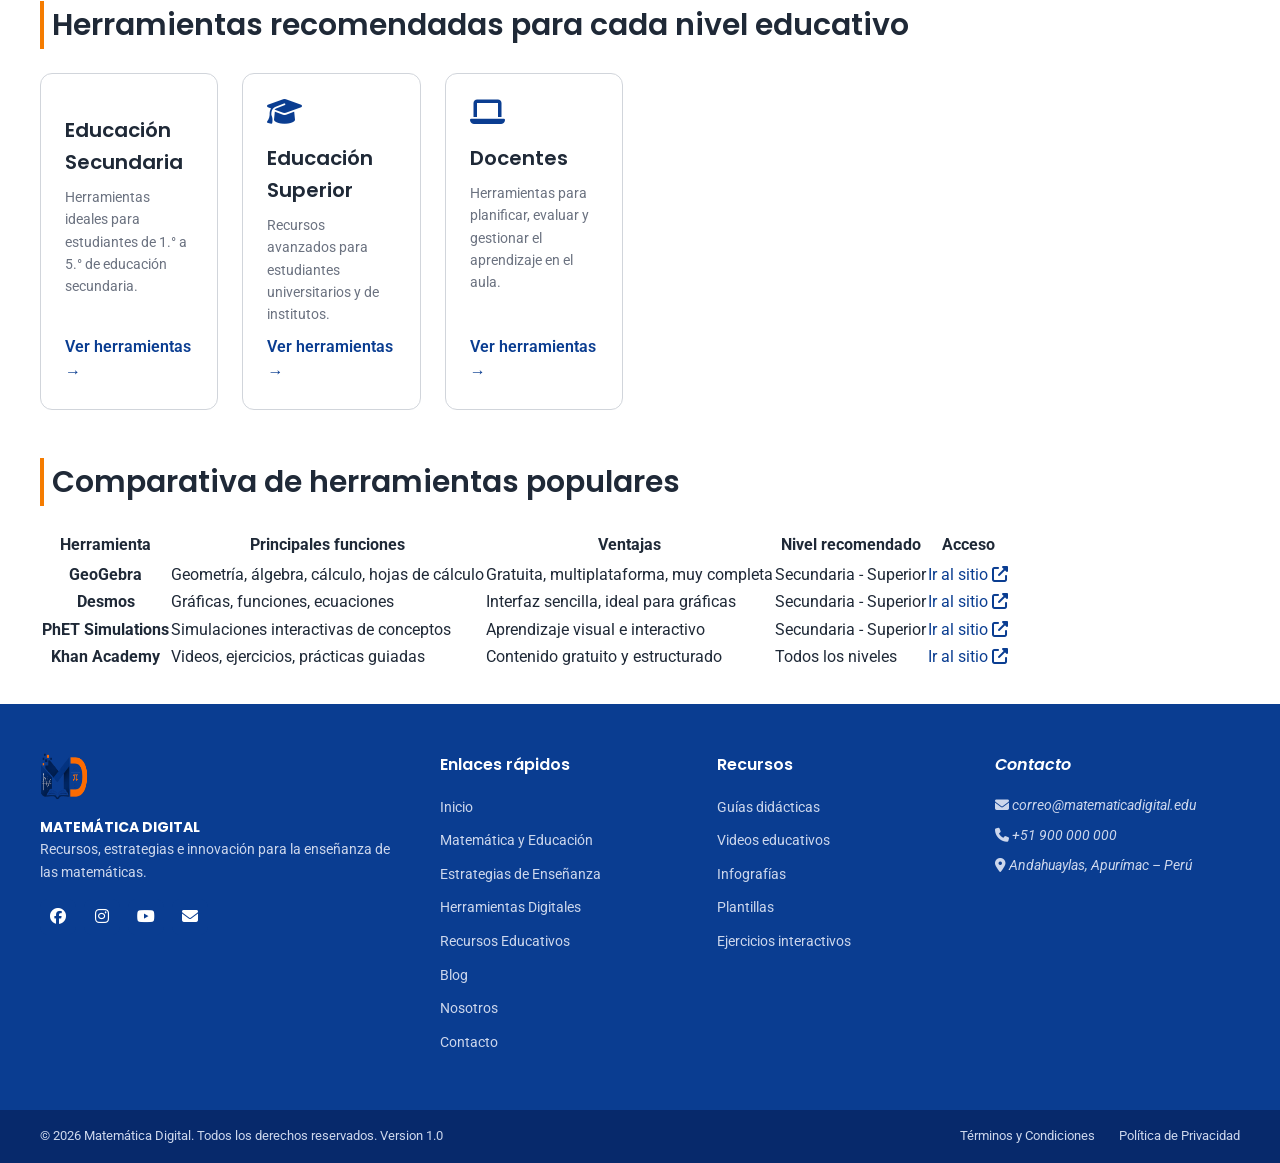
<file: herramientas-digitales.html>
<!DOCTYPE html>
<html lang="es">
<head>
	<meta charset="UTF-8">
	<meta name="viewport" content="width=device-width, initial-scale=1.0">
	<title>Matemática Digital | Herramientas Digitales</title>
	<meta name="description" content="Explora herramientas digitales que potencian la enseñanza y el aprendizaje de las matemáticas.">

	<link rel="preconnect" href="https://fonts.googleapis.com">
	<link href="https://fonts.googleapis.com/css2?family=Poppins:wght@500;600;700&family=Roboto:wght@400;500;700&display=swap" rel="stylesheet">

	<link rel="stylesheet" href="https://cdnjs.cloudflare.com/ajax/libs/font-awesome/6.5.1/css/all.min.css">

	<link rel="stylesheet" href="css/style.css">
</head>
<body>

	<!-- ENCABEZADO (HEADER): igual en todas las páginas -->
	<header class="cabecera">
		<div class="contenedor cabecera-superior">

			<a href="index.html" class="logo">
				<img src="img/logo.png" alt="Logo de Matemática Digital" width="56" height="56">
				<span class="logo-texto">
					<span class="logo-nombre">MATEMÁTICA DIGITAL</span>
					<span class="logo-eslogan">Recursos, estrategias e innovación para la enseñanza de las matemáticas.</span>
				</span>
			</a>

			<div class="redes-sociales">
				<span>Síguenos en:</span>
				<ul>
					<li><a href="https://facebook.com" target="_blank"><i class="fa-brands fa-facebook"></i></a></li>
					<li><a href="https://instagram.com" target="_blank"><i class="fa-brands fa-instagram"></i></a></li>
					<li><a href="https://youtube.com" target="_blank"><i class="fa-brands fa-youtube"></i></a></li>
					<li><a href="mailto:correo@matematicadigital.edu"><i class="fa-solid fa-envelope"></i></a></li>
				</ul>
			</div>
		</div>

		<!-- El enlace activo es "Herramientas Digitales" -->
		<nav class="navbar">
			<div class="contenedor navbar-interno">
				<button type="button" id="botonMenu" class="boton-menu">
					<i class="fa-solid fa-bars"></i> Menú
				</button>

				<ul id="menuPrincipal" class="menu">
					<li><a href="index.html">Inicio</a></li>
					<li><a href="matematica-educacion.html">Matemática y Educación</a></li>
					<li><a href="estrategias-ensenanza.html">Estrategias de Enseñanza</a></li>
					<li><a href="herramientas-digitales.html" class="activo">Herramientas Digitales</a></li>
					<li><a href="recursos-educativos.html">Recursos Educativos</a></li>
					<li><a href="blog.html">Blog</a></li>
					<li><a href="nosotros.html">Nosotros</a></li>
					<li><a href="contacto.html">Contacto</a></li>
				</ul>
			</div>
		</nav>
	</header>

	<main>

		<!-- BANNER DE PÁGINA -->
		<section class="banner-pagina">
			<div class="contenedor">
				<nav aria-label="Ruta de navegación" class="migas-pan">
					<ol>
						<li><a href="index.html">Inicio</a></li>
						<li aria-current="page">Herramientas Digitales</li>
					</ol>
				</nav>

				<h1>Herramientas Digitales</h1>
				<p>Explora herramientas digitales que potencian la enseñanza y el aprendizaje de las matemáticas, facilitando la comprensión, la práctica y la innovación en el aula.</p>
			</div>
		</section>

		<div class="contenedor diseno-dos-columnas">

			<!-- Columna izquierda: contenido principal -->
			<div class="columna-principal">

				<!-- HERRAMIENTAS DESTACADAS -->
				<section id="destacadas">
					<h2 class="titulo-seccion">Herramientas destacadas</h2>

					<ul class="tarjetas-recursos">
						<li class="tarjeta-recurso">
							<article>
								<figure>
									<div class="imagen-pendiente">Logo GeoGebra</div>
								</figure>
								<h3>GeoGebra</h3>
								<span class="etiqueta etiqueta-guia">Geometría</span>
								<p>Crea construcciones geométricas, gráficas y hojas de cálculo interactivas.</p>
								<div class="botones-en-linea">
									<a href="#" class="boton boton-secundario">Ver más</a>
									<a href="https://www.geogebra.org" target="_blank" class="boton boton-primario">Ir al sitio <i class="fa-solid fa-up-right-from-square"></i></a>
								</div>
							</article>
						</li>
						<li class="tarjeta-recurso">
							<article>
								<figure>
									<div class="imagen-pendiente">Logo Desmos</div>
								</figure>
								<h3>Desmos</h3>
								<span class="etiqueta etiqueta-infografia">Gráficos</span>
								<p>Calculadora gráfica en línea para explorar funciones y ecuaciones.</p>
								<div class="botones-en-linea">
									<a href="#" class="boton boton-secundario">Ver más</a>
									<a href="https://www.desmos.com" target="_blank" class="boton boton-primario">Ir al sitio <i class="fa-solid fa-up-right-from-square"></i></a>
								</div>
							</article>
						</li>
						<li class="tarjeta-recurso">
							<article>
								<figure>
									<div class="imagen-pendiente">Logo Khan Academy</div>
								</figure>
								<h3>Khan Academy</h3>
								<span class="etiqueta etiqueta-ejercicio">Recursos interactivos</span>
								<p>Lecciones, ejercicios y videos para aprender matemáticas.</p>
								<div class="botones-en-linea">
									<a href="#" class="boton boton-secundario">Ver más</a>
									<a href="https://www.khanacademy.org" target="_blank" class="boton boton-primario">Ir al sitio <i class="fa-solid fa-up-right-from-square"></i></a>
								</div>
							</article>
						</li>
						<li class="tarjeta-recurso">
							<article>
								<figure>
									<div class="imagen-pendiente">Logo PhET Simulations</div>
								</figure>
								<h3>PhET Simulations</h3>
								<span class="etiqueta etiqueta-video">Simulaciones</span>
								<p>Simulaciones interactivas para explorar conceptos matemáticos de manera dinámica.</p>
								<div class="botones-en-linea">
									<a href="#" class="boton boton-secundario">Ver más</a>
									<a href="https://phet.colorado.edu" target="_blank" class="boton boton-primario">Ir al sitio <i class="fa-solid fa-up-right-from-square"></i></a>
								</div>
							</article>
						</li>
					</ul>

					<a href="#categorias" class="boton boton-secundario boton-ancho">Ver todas las herramientas →</a>
				</section>

				<!-- HERRAMIENTAS POR CATEGORÍA -->
				<section id="categorias">
					<h2 class="titulo-seccion">Herramientas por categoría</h2>

					<ul class="tarjetas tarjetas-seis">
						<li class="tarjeta">
							<i class="fa-solid fa-calculator icono-tarjeta"></i>
							<h3>Calculadoras y álgebra</h3>
							<p>12 herramientas</p>
							<a href="#">Explorar →</a>
						</li>
						<li class="tarjeta">
							<i class="fa-solid fa-draw-polygon icono-tarjeta"></i>
							<h3>Geometría</h3>
							<p>15 herramientas</p>
							<a href="#">Explorar →</a>
						</li>
						<li class="tarjeta">
							<i class="fa-solid fa-chart-simple icono-tarjeta"></i>
							<h3>Estadística y probabilidad</h3>
							<p>11 herramientas</p>
							<a href="#">Explorar →</a>
						</li>
						<li class="tarjeta">
							<i class="fa-solid fa-chart-line icono-tarjeta"></i>
							<h3>Gráficos y visualización</h3>
							<p>10 herramientas</p>
							<a href="#">Explorar →</a>
						</li>
						<li class="tarjeta">
							<i class="fa-solid fa-gears icono-tarjeta"></i>
							<h3>Recursos interactivos</h3>
							<p>18 herramientas</p>
							<a href="#">Explorar →</a>
						</li>
						<li class="tarjeta">
							<i class="fa-solid fa-comments icono-tarjeta"></i>
							<h3>Gestión del aula</h3>
							<p>9 herramientas</p>
							<a href="#">Explorar →</a>
						</li>
					</ul>
				</section>

				<!-- HERRAMIENTAS POR NIVEL EDUCATIVO -->
				<section id="niveles">
					<h2 class="titulo-seccion">Herramientas recomendadas para cada nivel educativo</h2>

					<ul class="tarjetas tarjetas-tres">
						<li class="tarjeta">
							<i class="fa-solid fa-backpack icono-tarjeta"></i>
							<h3>Educación Secundaria</h3>
							<p>Herramientas ideales para estudiantes de 1.° a 5.° de educación secundaria.</p>
							<a href="#">Ver herramientas →</a>
						</li>
						<li class="tarjeta">
							<i class="fa-solid fa-graduation-cap icono-tarjeta"></i>
							<h3>Educación Superior</h3>
							<p>Recursos avanzados para estudiantes universitarios y de institutos.</p>
							<a href="#">Ver herramientas →</a>
						</li>
						<li class="tarjeta">
							<i class="fa-solid fa-laptop icono-tarjeta"></i>
							<h3>Docentes</h3>
							<p>Herramientas para planificar, evaluar y gestionar el aprendizaje en el aula.</p>
							<a href="#">Ver herramientas →</a>
						</li>
					</ul>
				</section>

				<!-- COMPARATIVA DE HERRAMIENTAS (TABLA) -->
				<section id="comparativa">
					<h2 class="titulo-seccion">Comparativa de herramientas populares</h2>

					<table class="tabla-comparativa">
						<caption class="oculto-visualmente">Comparativa de herramientas digitales populares</caption>
						<thead>
							<tr>
								<th scope="col">Herramienta</th>
								<th scope="col">Principales funciones</th>
								<th scope="col">Ventajas</th>
								<th scope="col">Nivel recomendado</th>
								<th scope="col">Acceso</th>
							</tr>
						</thead>
						<tbody>
							<tr>
								<th scope="row">GeoGebra</th>
								<td>Geometría, álgebra, cálculo, hojas de cálculo</td>
								<td>Gratuita, multiplataforma, muy completa</td>
								<td>Secundaria - Superior</td>
								<td><a href="https://www.geogebra.org" target="_blank">Ir al sitio <i class="fa-solid fa-up-right-from-square"></i></a></td>
							</tr>
							<tr>
								<th scope="row">Desmos</th>
								<td>Gráficas, funciones, ecuaciones</td>
								<td>Interfaz sencilla, ideal para gráficas</td>
								<td>Secundaria - Superior</td>
								<td><a href="https://www.desmos.com" target="_blank">Ir al sitio <i class="fa-solid fa-up-right-from-square"></i></a></td>
							</tr>
							<tr>
								<th scope="row">PhET Simulations</th>
								<td>Simulaciones interactivas de conceptos</td>
								<td>Aprendizaje visual e interactivo</td>
								<td>Secundaria - Superior</td>
								<td><a href="https://phet.colorado.edu" target="_blank">Ir al sitio <i class="fa-solid fa-up-right-from-square"></i></a></td>
							</tr>
							<tr>
								<th scope="row">Khan Academy</th>
								<td>Videos, ejercicios, prácticas guiadas</td>
								<td>Contenido gratuito y estructurado</td>
								<td>Todos los niveles</td>
								<td><a href="https://www.khanacademy.org" target="_blank">Ir al sitio <i class="fa-solid fa-up-right-from-square"></i></a></td>
							</tr>
						</tbody>
					</table>
				</section>

			</div>

			<!-- ASIDE (COLUMNA LATERAL) -->
			<aside class="barra-lateral">

				<nav class="caja" aria-label="Categorías de herramientas">
					<h2>Categorías</h2>
					<ul class="lista-enlaces">
						<li><a href="#categorias"><i class="fa-solid fa-calculator"></i> Calculadoras y álgebra</a></li>
						<li><a href="#categorias"><i class="fa-solid fa-draw-polygon"></i> Geometría</a></li>
						<li><a href="#categorias"><i class="fa-solid fa-chart-simple"></i> Estadística y probabilidad</a></li>
						<li><a href="#categorias"><i class="fa-solid fa-chart-line"></i> Gráficos y visualización</a></li>
						<li><a href="#categorias"><i class="fa-solid fa-gears"></i> Recursos interactivos</a></li>
						<li><a href="#categorias"><i class="fa-solid fa-comments"></i> Gestión del aula</a></li>
					</ul>
				</nav>

				<section class="caja">
					<h2>¿Por qué usar herramientas digitales?</h2>
					<i class="fa-solid fa-display icono-caja"></i>
					<p>Las herramientas digitales mejoran la comprensión de los conceptos matemáticos, fomentan la participación activa y permiten el aprendizaje personalizado.</p>
				</section>

				<section class="caja caja-cita">
					<i class="fa-solid fa-lightbulb"></i>
					<h2>Consejo docente</h2>
					<p>Integra herramientas digitales de manera planificada para lograr actividades significativas y centradas en el estudiante.</p>
				</section>

				<section class="caja">
					<h2>Enlaces útiles</h2>
					<ul class="lista-enlaces">
						<li><a href="#" target="_blank">Ministerio de Educación <i class="fa-solid fa-up-right-from-square"></i></a></li>
						<li><a href="#" target="_blank">Currículo Nacional <i class="fa-solid fa-up-right-from-square"></i></a></li>
						<li><a href="#" target="_blank">Rutas de Aprendizaje <i class="fa-solid fa-up-right-from-square"></i></a></li>
						<li><a href="#" target="_blank">Educación Digital <i class="fa-solid fa-up-right-from-square"></i></a></li>
						<li><a href="#" target="_blank">Red Educativa Digital <i class="fa-solid fa-up-right-from-square"></i></a></li>
					</ul>
				</section>

			</aside>
		</div>
	</main>

	<!-- PIE DE PÁGINA (FOOTER): igual en todas las páginas -->
	<footer class="pie-pagina">
		<div class="contenedor pie-superior">

			<div class="pie-marca">
				<img src="img/logo.png" alt="Logo de Matemática Digital" width="48" height="48">
				<div>
					<p class="logo-nombre">MATEMÁTICA DIGITAL</p>
					<p>Recursos, estrategias e innovación para la enseñanza de las matemáticas.</p>
				</div>
				<ul class="redes-sociales-pie">
					<li><a href="https://facebook.com" target="_blank"><i class="fa-brands fa-facebook"></i></a></li>
					<li><a href="https://instagram.com" target="_blank"><i class="fa-brands fa-instagram"></i></a></li>
					<li><a href="https://youtube.com" target="_blank"><i class="fa-brands fa-youtube"></i></a></li>
					<li><a href="mailto:correo@matematicadigital.edu"><i class="fa-solid fa-envelope"></i></a></li>
				</ul>
			</div>

			<nav class="pie-enlaces">
				<h2>Enlaces rápidos</h2>
				<ul>
					<li><a href="index.html">Inicio</a></li>
					<li><a href="matematica-educacion.html">Matemática y Educación</a></li>
					<li><a href="estrategias-ensenanza.html">Estrategias de Enseñanza</a></li>
					<li><a href="herramientas-digitales.html">Herramientas Digitales</a></li>
					<li><a href="recursos-educativos.html">Recursos Educativos</a></li>
					<li><a href="blog.html">Blog</a></li>
					<li><a href="nosotros.html">Nosotros</a></li>
					<li><a href="contacto.html">Contacto</a></li>
				</ul>
			</nav>

			<nav class="pie-enlaces">
				<h2>Recursos</h2>
				<ul>
					<li><a href="recursos-educativos.html">Guías didácticas</a></li>
					<li><a href="recursos-educativos.html">Videos educativos</a></li>
					<li><a href="recursos-educativos.html">Infografías</a></li>
					<li><a href="recursos-educativos.html">Plantillas</a></li>
					<li><a href="recursos-educativos.html">Ejercicios interactivos</a></li>
				</ul>
			</nav>

			<address class="pie-contacto">
				<h2>Contacto</h2>
				<p><i class="fa-solid fa-envelope"></i> <a href="mailto:correo@matematicadigital.edu">correo@matematicadigital.edu</a></p>
				<p><i class="fa-solid fa-phone"></i> <a href="tel:+51900000000">+51 900 000 000</a></p>
				<p><i class="fa-solid fa-location-dot"></i> Andahuaylas, Apurímac – Perú</p>
			</address>
		</div>

		<div class="pie-inferior">
			<div class="contenedor pie-inferior-interno">
				<p>&copy; 2026 Matemática Digital. Todos los derechos reservados. Version 1.0</p>
				<nav>
					<ul>
						<li><a href="terminos-condiciones.html">Términos y Condiciones</a></li>
						<li><a href="politica-privacidad.html">Política de Privacidad</a></li>
					</ul>
				</nav>
			</div>
		</div>
	</footer>

	<script src="js/main.js"></script>
</body>
</html>
</file>
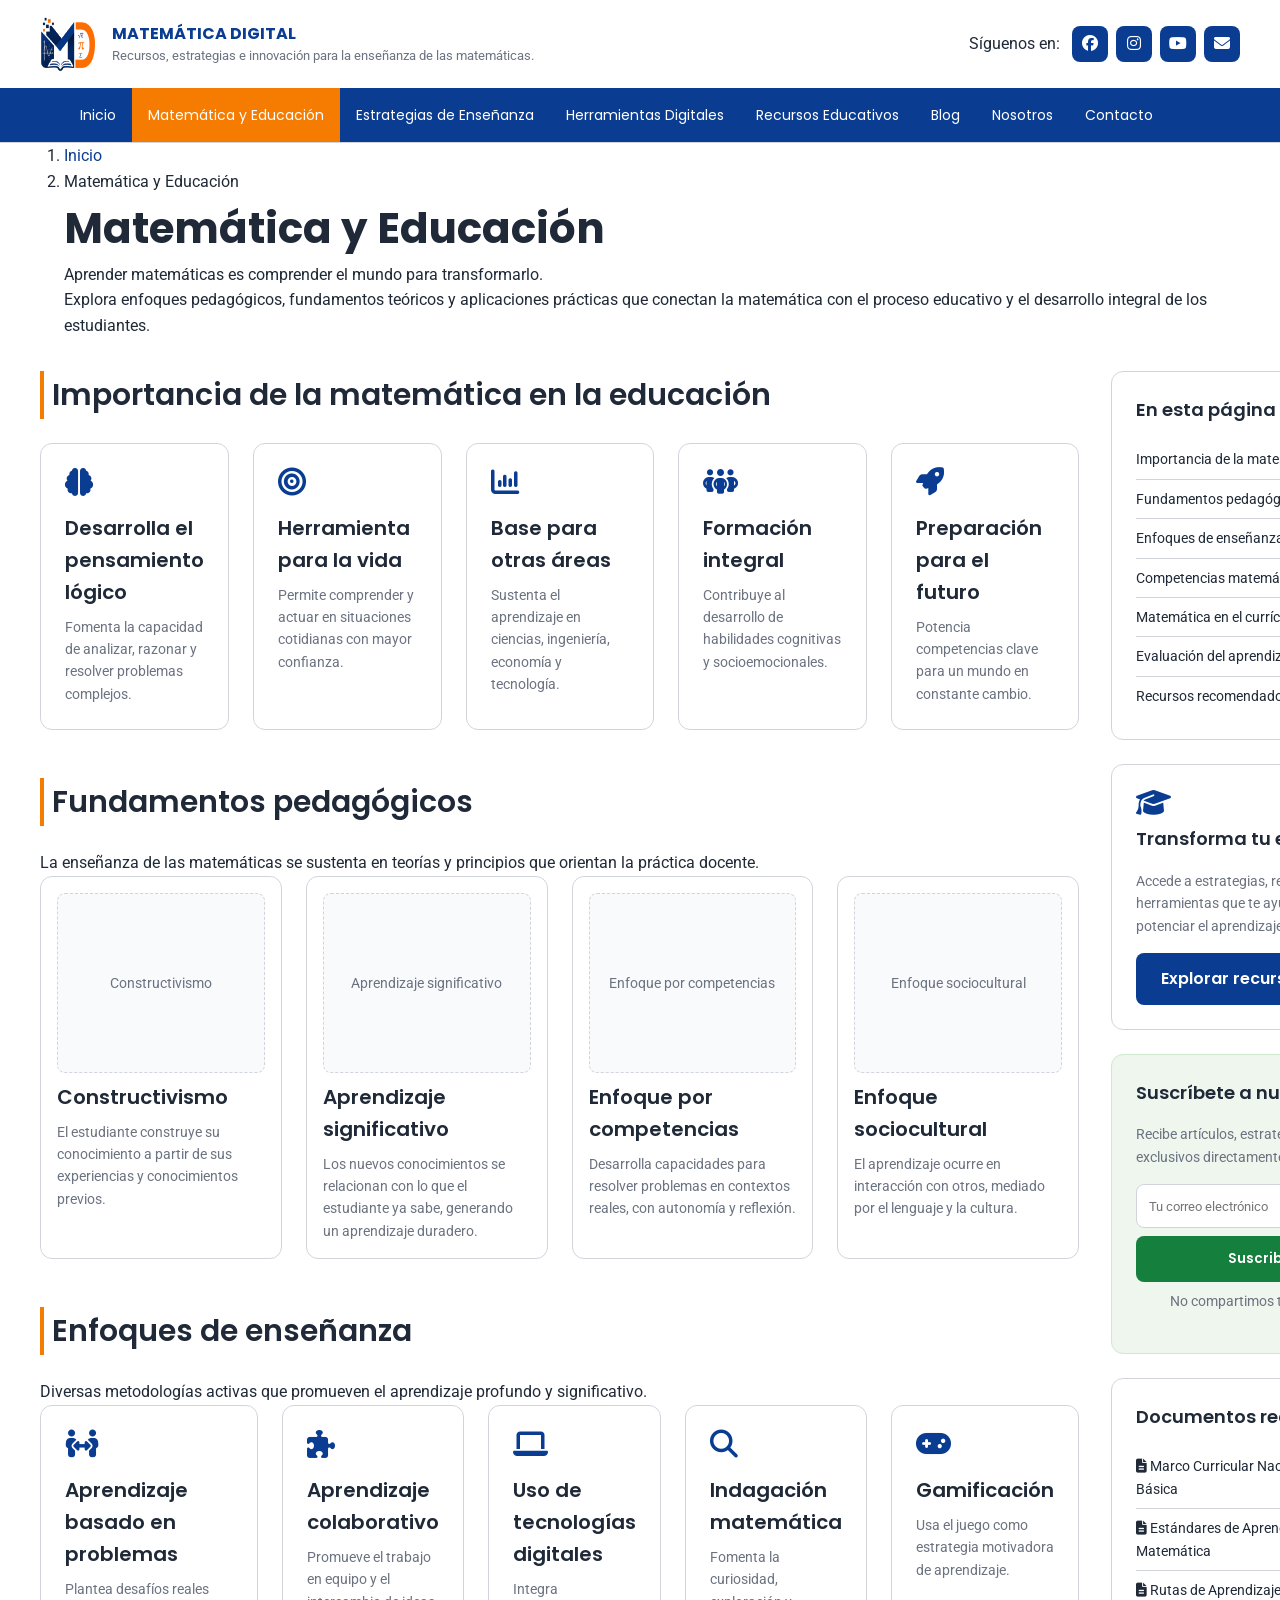
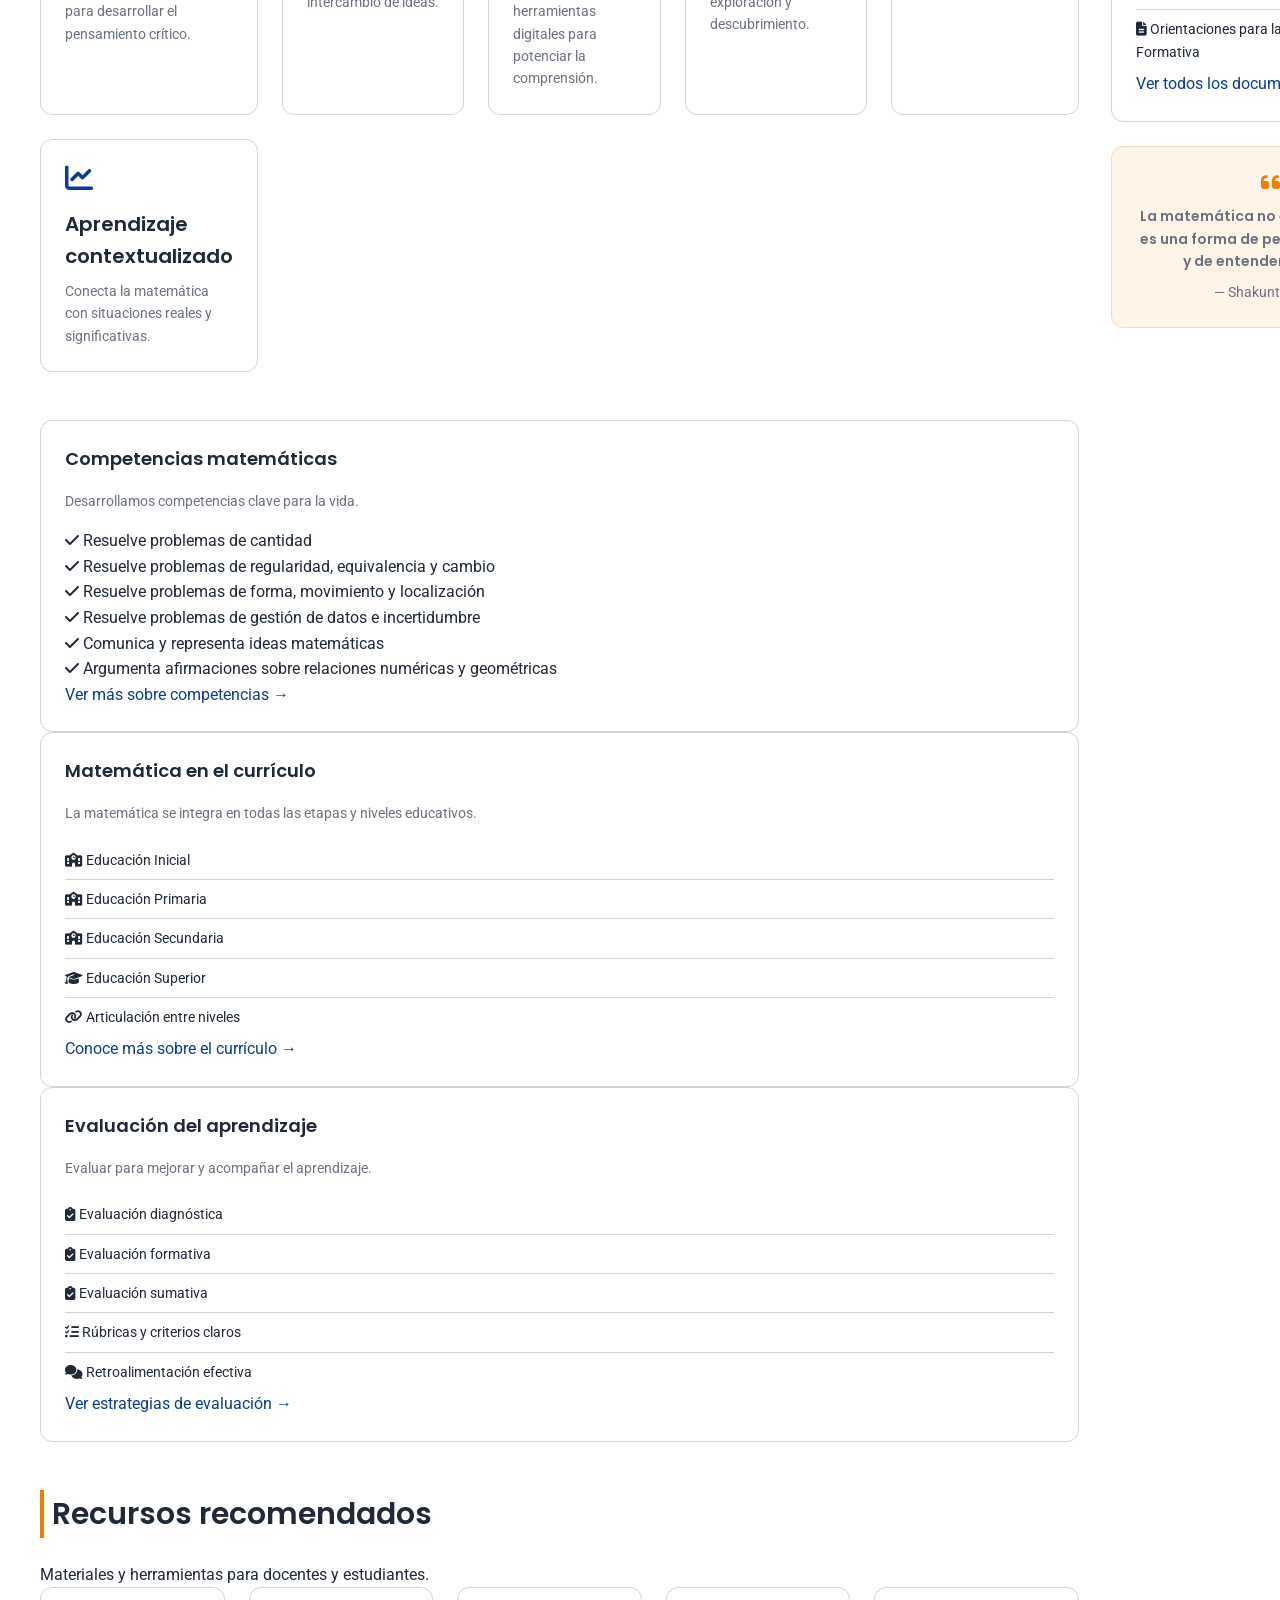
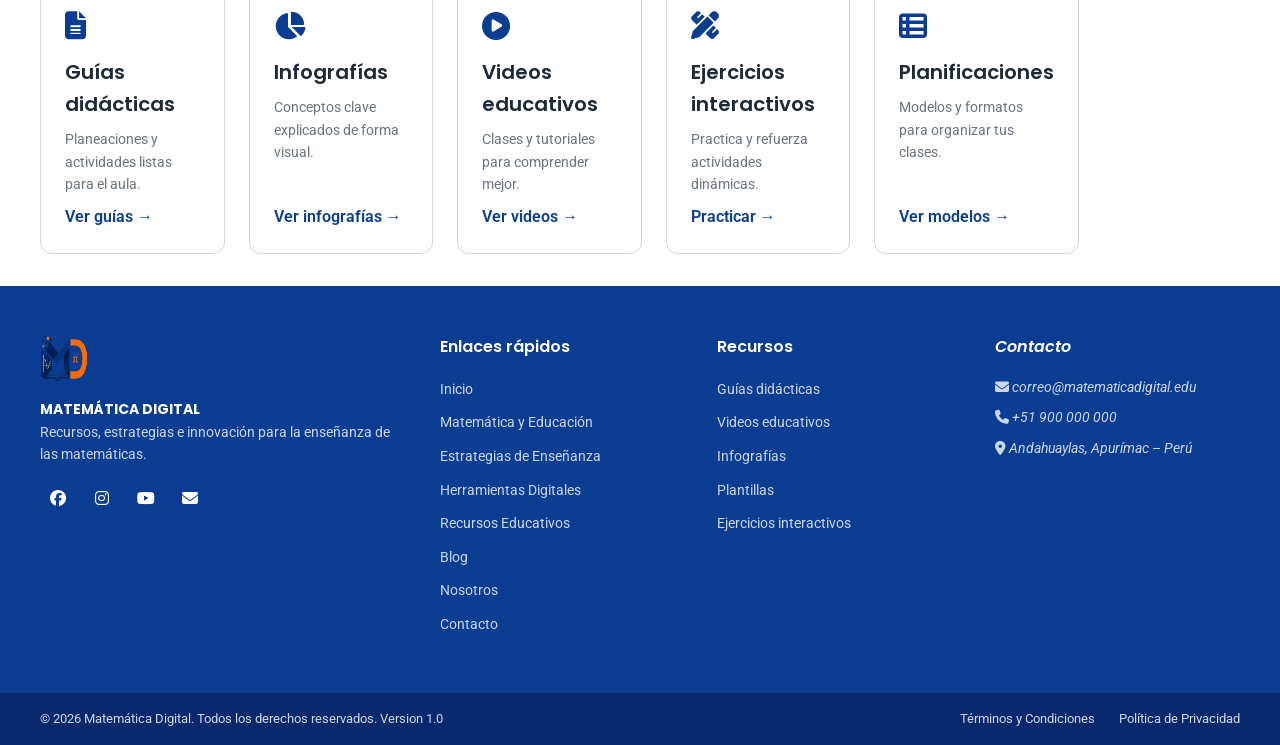
<file: matematica-educacion.html>
<!DOCTYPE html>
<html lang="es">
<head>
	<meta charset="UTF-8">
	<meta name="viewport" content="width=device-width, initial-scale=1.0">
	<title>Matemática Digital | Matemática y Educación</title>
	<meta name="description" content="Conoce los enfoques pedagógicos, fundamentos teóricos y aplicaciones prácticas que conectan la matemática con la educación.">

	<!-- Fuentes de Google Fonts: Poppins para títulos y Roboto para texto -->
	<link rel="preconnect" href="https://fonts.googleapis.com">
	<link href="https://fonts.googleapis.com/css2?family=Poppins:wght@500;600;700&family=Roboto:wght@400;500;700&display=swap" rel="stylesheet">

	<!-- Font Awesome: librería de íconos usada en todo el sitio -->
	<link rel="stylesheet" href="https://cdnjs.cloudflare.com/ajax/libs/font-awesome/6.5.1/css/all.min.css">

	<!-- Nuestra hoja de estilos propia -->
	<link rel="stylesheet" href="css/style.css">
</head>
<body>

	<!--
		ENCABEZADO (HEADER)
		Igual que en la página de Inicio: logo, eslogan y redes sociales.
	-->
	<header class="cabecera">
		<div class="contenedor cabecera-superior">

			<a href="index.html" class="logo">
				<img src="img/logo.png" alt="Logo de Matemática Digital" width="56" height="56">
				<span class="logo-texto">
					<span class="logo-nombre">MATEMÁTICA DIGITAL</span>
					<span class="logo-eslogan">Recursos, estrategias e innovación para la enseñanza de las matemáticas.</span>
				</span>
			</a>

			<div class="redes-sociales">
				<span>Síguenos en:</span>
				<ul>
					<li><a href="https://facebook.com" target="_blank"><i class="fa-brands fa-facebook"></i></a></li>
					<li><a href="https://instagram.com" target="_blank"><i class="fa-brands fa-instagram"></i></a></li>
					<li><a href="https://youtube.com" target="_blank"><i class="fa-brands fa-youtube"></i></a></li>
					<li><a href="mailto:correo@matematicadigital.edu"><i class="fa-solid fa-envelope"></i></a></li>
				</ul>
			</div>
		</div>

		<!--
			MENÚ DE NAVEGACIÓN (NAVBAR)
			El enlace "Matemática y Educación" tiene la clase "activo"
			porque es la página en la que estamos.
		-->
		<nav class="navbar">
			<div class="contenedor navbar-interno">
				<button type="button" id="botonMenu" class="boton-menu">
					<i class="fa-solid fa-bars"></i> Menú
				</button>

				<ul id="menuPrincipal" class="menu">
					<li><a href="index.html">Inicio</a></li>
					<li><a href="matematica-educacion.html" class="activo">Matemática y Educación</a></li>
					<li><a href="estrategias-ensenanza.html">Estrategias de Enseñanza</a></li>
					<li><a href="herramientas-digitales.html">Herramientas Digitales</a></li>
					<li><a href="recursos-educativos.html">Recursos Educativos</a></li>
					<li><a href="blog.html">Blog</a></li>
					<li><a href="nosotros.html">Nosotros</a></li>
					<li><a href="contacto.html">Contacto</a></li>
				</ul>
			</div>
		</nav>
	</header>

	<!--
		CONTENIDO PRINCIPAL DE LA PÁGINA
	-->
	<main>

		<!--
			BANNER DE PÁGINA
			Título, ruta de navegación (migas de pan) e introducción.
		-->
		<section class="banner-pagina">
			<div class="contenedor">
				<nav aria-label="Ruta de navegación" class="migas-pan">
					<ol>
						<li><a href="index.html">Inicio</a></li>
						<li aria-current="page">Matemática y Educación</li>
					</ol>
				</nav>

				<h1>Matemática y Educación</h1>
				<p class="banner-frase">Aprender matemáticas es comprender el mundo para transformarlo.</p>
				<p>Explora enfoques pedagógicos, fundamentos teóricos y aplicaciones prácticas que conectan la matemática con el proceso educativo y el desarrollo integral de los estudiantes.</p>
			</div>
		</section>

		<div class="contenedor diseno-dos-columnas">

			<!-- Columna izquierda: contenido principal de la página -->
			<div class="columna-principal">

				<!--
					IMPORTANCIA DE LA MATEMÁTICA EN LA EDUCACIÓN
				-->
				<section id="importancia">
					<h2 class="titulo-seccion">Importancia de la matemática en la educación</h2>

					<ul class="tarjetas tarjetas-cinco">
						<li class="tarjeta">
							<i class="fa-solid fa-brain icono-tarjeta"></i>
							<h3>Desarrolla el pensamiento lógico</h3>
							<p>Fomenta la capacidad de analizar, razonar y resolver problemas complejos.</p>
						</li>
						<li class="tarjeta">
							<i class="fa-solid fa-bullseye icono-tarjeta"></i>
							<h3>Herramienta para la vida</h3>
							<p>Permite comprender y actuar en situaciones cotidianas con mayor confianza.</p>
						</li>
						<li class="tarjeta">
							<i class="fa-solid fa-chart-column icono-tarjeta"></i>
							<h3>Base para otras áreas</h3>
							<p>Sustenta el aprendizaje en ciencias, ingeniería, economía y tecnología.</p>
						</li>
						<li class="tarjeta">
							<i class="fa-solid fa-people-group icono-tarjeta"></i>
							<h3>Formación integral</h3>
							<p>Contribuye al desarrollo de habilidades cognitivas y socioemocionales.</p>
						</li>
						<li class="tarjeta">
							<i class="fa-solid fa-rocket icono-tarjeta"></i>
							<h3>Preparación para el futuro</h3>
							<p>Potencia competencias clave para un mundo en constante cambio.</p>
						</li>
					</ul>
				</section>

				<!--
					FUNDAMENTOS PEDAGÓGICOS
				-->
				<section id="fundamentos">
					<h2 class="titulo-seccion">Fundamentos pedagógicos</h2>
					<p>La enseñanza de las matemáticas se sustenta en teorías y principios que orientan la práctica docente.</p>

					<ul class="tarjetas-recursos">
						<li class="tarjeta-recurso">
							<article>
								<figure>
									<div class="imagen-pendiente">Constructivismo</div>
								</figure>
								<h3>Constructivismo</h3>
								<p>El estudiante construye su conocimiento a partir de sus experiencias y conocimientos previos.</p>
							</article>
						</li>
						<li class="tarjeta-recurso">
							<article>
								<figure>
									<div class="imagen-pendiente">Aprendizaje significativo</div>
								</figure>
								<h3>Aprendizaje significativo</h3>
								<p>Los nuevos conocimientos se relacionan con lo que el estudiante ya sabe, generando un aprendizaje duradero.</p>
							</article>
						</li>
						<li class="tarjeta-recurso">
							<article>
								<figure>
									<div class="imagen-pendiente">Enfoque por competencias</div>
								</figure>
								<h3>Enfoque por competencias</h3>
								<p>Desarrolla capacidades para resolver problemas en contextos reales, con autonomía y reflexión.</p>
							</article>
						</li>
						<li class="tarjeta-recurso">
							<article>
								<figure>
									<div class="imagen-pendiente">Enfoque sociocultural</div>
								</figure>
								<h3>Enfoque sociocultural</h3>
								<p>El aprendizaje ocurre en interacción con otros, mediado por el lenguaje y la cultura.</p>
							</article>
						</li>
					</ul>
				</section>

				<!--
					ENFOQUES DE ENSEÑANZA
				-->
				<section id="enfoques">
					<h2 class="titulo-seccion">Enfoques de enseñanza</h2>
					<p>Diversas metodologías activas que promueven el aprendizaje profundo y significativo.</p>

					<ul class="tarjetas tarjetas-tres">
						<li class="tarjeta">
							<i class="fa-solid fa-people-arrows icono-tarjeta"></i>
							<h3>Aprendizaje basado en problemas</h3>
							<p>Plantea desafíos reales para desarrollar el pensamiento crítico.</p>
						</li>
						<li class="tarjeta">
							<i class="fa-solid fa-puzzle-piece icono-tarjeta"></i>
							<h3>Aprendizaje colaborativo</h3>
							<p>Promueve el trabajo en equipo y el intercambio de ideas.</p>
						</li>
						<li class="tarjeta">
							<i class="fa-solid fa-laptop icono-tarjeta"></i>
							<h3>Uso de tecnologías digitales</h3>
							<p>Integra herramientas digitales para potenciar la comprensión.</p>
						</li>
						<li class="tarjeta">
							<i class="fa-solid fa-magnifying-glass icono-tarjeta"></i>
							<h3>Indagación matemática</h3>
							<p>Fomenta la curiosidad, exploración y descubrimiento.</p>
						</li>
						<li class="tarjeta">
							<i class="fa-solid fa-gamepad icono-tarjeta"></i>
							<h3>Gamificación</h3>
							<p>Usa el juego como estrategia motivadora de aprendizaje.</p>
						</li>
						<li class="tarjeta">
							<i class="fa-solid fa-chart-line icono-tarjeta"></i>
							<h3>Aprendizaje contextualizado</h3>
							<p>Conecta la matemática con situaciones reales y significativas.</p>
						</li>
					</ul>
				</section>

				<!--
					COMPETENCIAS, CURRÍCULO Y EVALUACIÓN
					Tres bloques de información en columnas.
				-->
				<section id="competencias" class="tres-columnas">
					<div class="caja">
						<h2>Competencias matemáticas</h2>
						<p>Desarrollamos competencias clave para la vida.</p>
						<ul class="lista-check">
							<li><i class="fa-solid fa-check"></i> Resuelve problemas de cantidad</li>
							<li><i class="fa-solid fa-check"></i> Resuelve problemas de regularidad, equivalencia y cambio</li>
							<li><i class="fa-solid fa-check"></i> Resuelve problemas de forma, movimiento y localización</li>
							<li><i class="fa-solid fa-check"></i> Resuelve problemas de gestión de datos e incertidumbre</li>
							<li><i class="fa-solid fa-check"></i> Comunica y representa ideas matemáticas</li>
							<li><i class="fa-solid fa-check"></i> Argumenta afirmaciones sobre relaciones numéricas y geométricas</li>
						</ul>
						<a href="#">Ver más sobre competencias →</a>
					</div>

					<div class="caja">
						<h2>Matemática en el currículo</h2>
						<p>La matemática se integra en todas las etapas y niveles educativos.</p>
						<ul class="lista-enlaces">
							<li><i class="fa-solid fa-school"></i> Educación Inicial</li>
							<li><i class="fa-solid fa-school"></i> Educación Primaria</li>
							<li><i class="fa-solid fa-school"></i> Educación Secundaria</li>
							<li><i class="fa-solid fa-graduation-cap"></i> Educación Superior</li>
							<li><i class="fa-solid fa-link"></i> Articulación entre niveles</li>
						</ul>
						<a href="#">Conoce más sobre el currículo →</a>
					</div>

					<div class="caja">
						<h2>Evaluación del aprendizaje</h2>
						<p>Evaluar para mejorar y acompañar el aprendizaje.</p>
						<ul class="lista-enlaces">
							<li><i class="fa-solid fa-clipboard-check"></i> Evaluación diagnóstica</li>
							<li><i class="fa-solid fa-clipboard-check"></i> Evaluación formativa</li>
							<li><i class="fa-solid fa-clipboard-check"></i> Evaluación sumativa</li>
							<li><i class="fa-solid fa-list-check"></i> Rúbricas y criterios claros</li>
							<li><i class="fa-solid fa-comments"></i> Retroalimentación efectiva</li>
						</ul>
						<a href="#">Ver estrategias de evaluación →</a>
					</div>
				</section>

				<!--
					RECURSOS RECOMENDADOS
				-->
				<section id="recursos">
					<h2 class="titulo-seccion">Recursos recomendados</h2>
					<p>Materiales y herramientas para docentes y estudiantes.</p>

					<ul class="tarjetas tarjetas-cinco">
						<li class="tarjeta">
							<i class="fa-solid fa-file-lines icono-tarjeta"></i>
							<h3>Guías didácticas</h3>
							<p>Planeaciones y actividades listas para el aula.</p>
							<a href="recursos-educativos.html">Ver guías →</a>
						</li>
						<li class="tarjeta">
							<i class="fa-solid fa-chart-pie icono-tarjeta"></i>
							<h3>Infografías</h3>
							<p>Conceptos clave explicados de forma visual.</p>
							<a href="recursos-educativos.html">Ver infografías →</a>
						</li>
						<li class="tarjeta">
							<i class="fa-solid fa-circle-play icono-tarjeta"></i>
							<h3>Videos educativos</h3>
							<p>Clases y tutoriales para comprender mejor.</p>
							<a href="recursos-educativos.html">Ver videos →</a>
						</li>
						<li class="tarjeta">
							<i class="fa-solid fa-pen-ruler icono-tarjeta"></i>
							<h3>Ejercicios interactivos</h3>
							<p>Practica y refuerza actividades dinámicas.</p>
							<a href="recursos-educativos.html">Practicar →</a>
						</li>
						<li class="tarjeta">
							<i class="fa-solid fa-table-list icono-tarjeta"></i>
							<h3>Planificaciones</h3>
							<p>Modelos y formatos para organizar tus clases.</p>
							<a href="recursos-educativos.html">Ver modelos →</a>
						</li>
					</ul>
				</section>

			</div>

			<!--
				ASIDE (COLUMNA LATERAL)
			-->
			<aside class="barra-lateral">

				<!-- Índice de contenidos de la página -->
				<nav class="caja" aria-label="Contenido de la página">
					<h2>En esta página</h2>
					<ul class="lista-enlaces">
						<li><a href="#importancia">Importancia de la matemática</a></li>
						<li><a href="#fundamentos">Fundamentos pedagógicos</a></li>
						<li><a href="#enfoques">Enfoques de enseñanza</a></li>
						<li><a href="#competencias">Competencias matemáticas</a></li>
						<li><a href="#competencias">Matemática en el currículo</a></li>
						<li><a href="#competencias">Evaluación del aprendizaje</a></li>
						<li><a href="#recursos">Recursos recomendados</a></li>
					</ul>
				</nav>

				<!-- Llamado a la acción -->
				<section class="caja caja-cta">
					<i class="fa-solid fa-graduation-cap icono-caja"></i>
					<h2>Transforma tu enseñanza</h2>
					<p>Accede a estrategias, recursos y herramientas que te ayudarán a inspirar y potenciar el aprendizaje matemático.</p>
					<a href="recursos-educativos.html" class="boton boton-primario">Explorar recursos</a>
				</section>

				<!-- Suscripción al boletín -->
				<section class="caja caja-boletin">
					<h2>Suscríbete a nuestro boletín</h2>
					<p>Recibe artículos, estrategias y recursos exclusivos directamente en tu correo.</p>
					<form>
						<label for="correoBoletin" class="oculto-visualmente">Correo electrónico</label>
						<input type="email" id="correoBoletin" name="email" placeholder="Tu correo electrónico" required>
						<button type="submit" class="boton boton-boletin">Suscribirme</button>
						<p class="texto-pequeno">No compartimos tu información.</p>
					</form>
				</section>

				<!-- Documentos recomendados -->
				<section class="caja">
					<h2>Documentos recomendados</h2>
					<ul class="lista-enlaces">
						<li><a href="#"><i class="fa-solid fa-file-lines"></i> Marco Curricular Nacional de Educación Básica</a></li>
						<li><a href="#"><i class="fa-solid fa-file-lines"></i> Estándares de Aprendizaje de Matemática</a></li>
						<li><a href="#"><i class="fa-solid fa-file-lines"></i> Rutas de Aprendizaje</a></li>
						<li><a href="#"><i class="fa-solid fa-file-lines"></i> Orientaciones para la Evaluación Formativa</a></li>
					</ul>
					<a href="#">Ver todos los documentos →</a>
				</section>

				<!-- Frase destacada -->
				<figure class="caja caja-cita">
					<i class="fa-solid fa-quote-left"></i>
					<blockquote>
						<p>La matemática no es solo números, es una forma de pensar, de razonar y de entender el mundo.</p>
					</blockquote>
					<figcaption>— Shakuntala Devi</figcaption>
				</figure>

			</aside>
		</div>
	</main>

	<!--
		PIE DE PÁGINA (FOOTER)
		Igual que en todas las páginas del sitio.
	-->
	<footer class="pie-pagina">
		<div class="contenedor pie-superior">

			<div class="pie-marca">
				<img src="img/logo.png" alt="Logo de Matemática Digital" width="48" height="48">
				<div>
					<p class="logo-nombre">MATEMÁTICA DIGITAL</p>
					<p>Recursos, estrategias e innovación para la enseñanza de las matemáticas.</p>
				</div>
				<ul class="redes-sociales-pie">
					<li><a href="https://facebook.com" target="_blank"><i class="fa-brands fa-facebook"></i></a></li>
					<li><a href="https://instagram.com" target="_blank"><i class="fa-brands fa-instagram"></i></a></li>
					<li><a href="https://youtube.com" target="_blank"><i class="fa-brands fa-youtube"></i></a></li>
					<li><a href="mailto:correo@matematicadigital.edu"><i class="fa-solid fa-envelope"></i></a></li>
				</ul>
			</div>

			<nav class="pie-enlaces">
				<h2>Enlaces rápidos</h2>
				<ul>
					<li><a href="index.html">Inicio</a></li>
					<li><a href="matematica-educacion.html">Matemática y Educación</a></li>
					<li><a href="estrategias-ensenanza.html">Estrategias de Enseñanza</a></li>
					<li><a href="herramientas-digitales.html">Herramientas Digitales</a></li>
					<li><a href="recursos-educativos.html">Recursos Educativos</a></li>
					<li><a href="blog.html">Blog</a></li>
					<li><a href="nosotros.html">Nosotros</a></li>
					<li><a href="contacto.html">Contacto</a></li>
				</ul>
			</nav>

			<nav class="pie-enlaces">
				<h2>Recursos</h2>
				<ul>
					<li><a href="recursos-educativos.html">Guías didácticas</a></li>
					<li><a href="recursos-educativos.html">Videos educativos</a></li>
					<li><a href="recursos-educativos.html">Infografías</a></li>
					<li><a href="recursos-educativos.html">Plantillas</a></li>
					<li><a href="recursos-educativos.html">Ejercicios interactivos</a></li>
				</ul>
			</nav>

			<address class="pie-contacto">
				<h2>Contacto</h2>
				<p><i class="fa-solid fa-envelope"></i> <a href="mailto:correo@matematicadigital.edu">correo@matematicadigital.edu</a></p>
				<p><i class="fa-solid fa-phone"></i> <a href="tel:+51900000000">+51 900 000 000</a></p>
				<p><i class="fa-solid fa-location-dot"></i> Andahuaylas, Apurímac – Perú</p>
			</address>
		</div>

		<div class="pie-inferior">
			<div class="contenedor pie-inferior-interno">
				<p>&copy; 2026 Matemática Digital. Todos los derechos reservados. Version 1.0</p>
				<nav>
					<ul>
						<li><a href="terminos-condiciones.html">Términos y Condiciones</a></li>
						<li><a href="politica-privacidad.html">Política de Privacidad</a></li>
					</ul>
				</nav>
			</div>
		</div>
	</footer>

	<script src="js/main.js"></script>
</body>
</html>
</file>
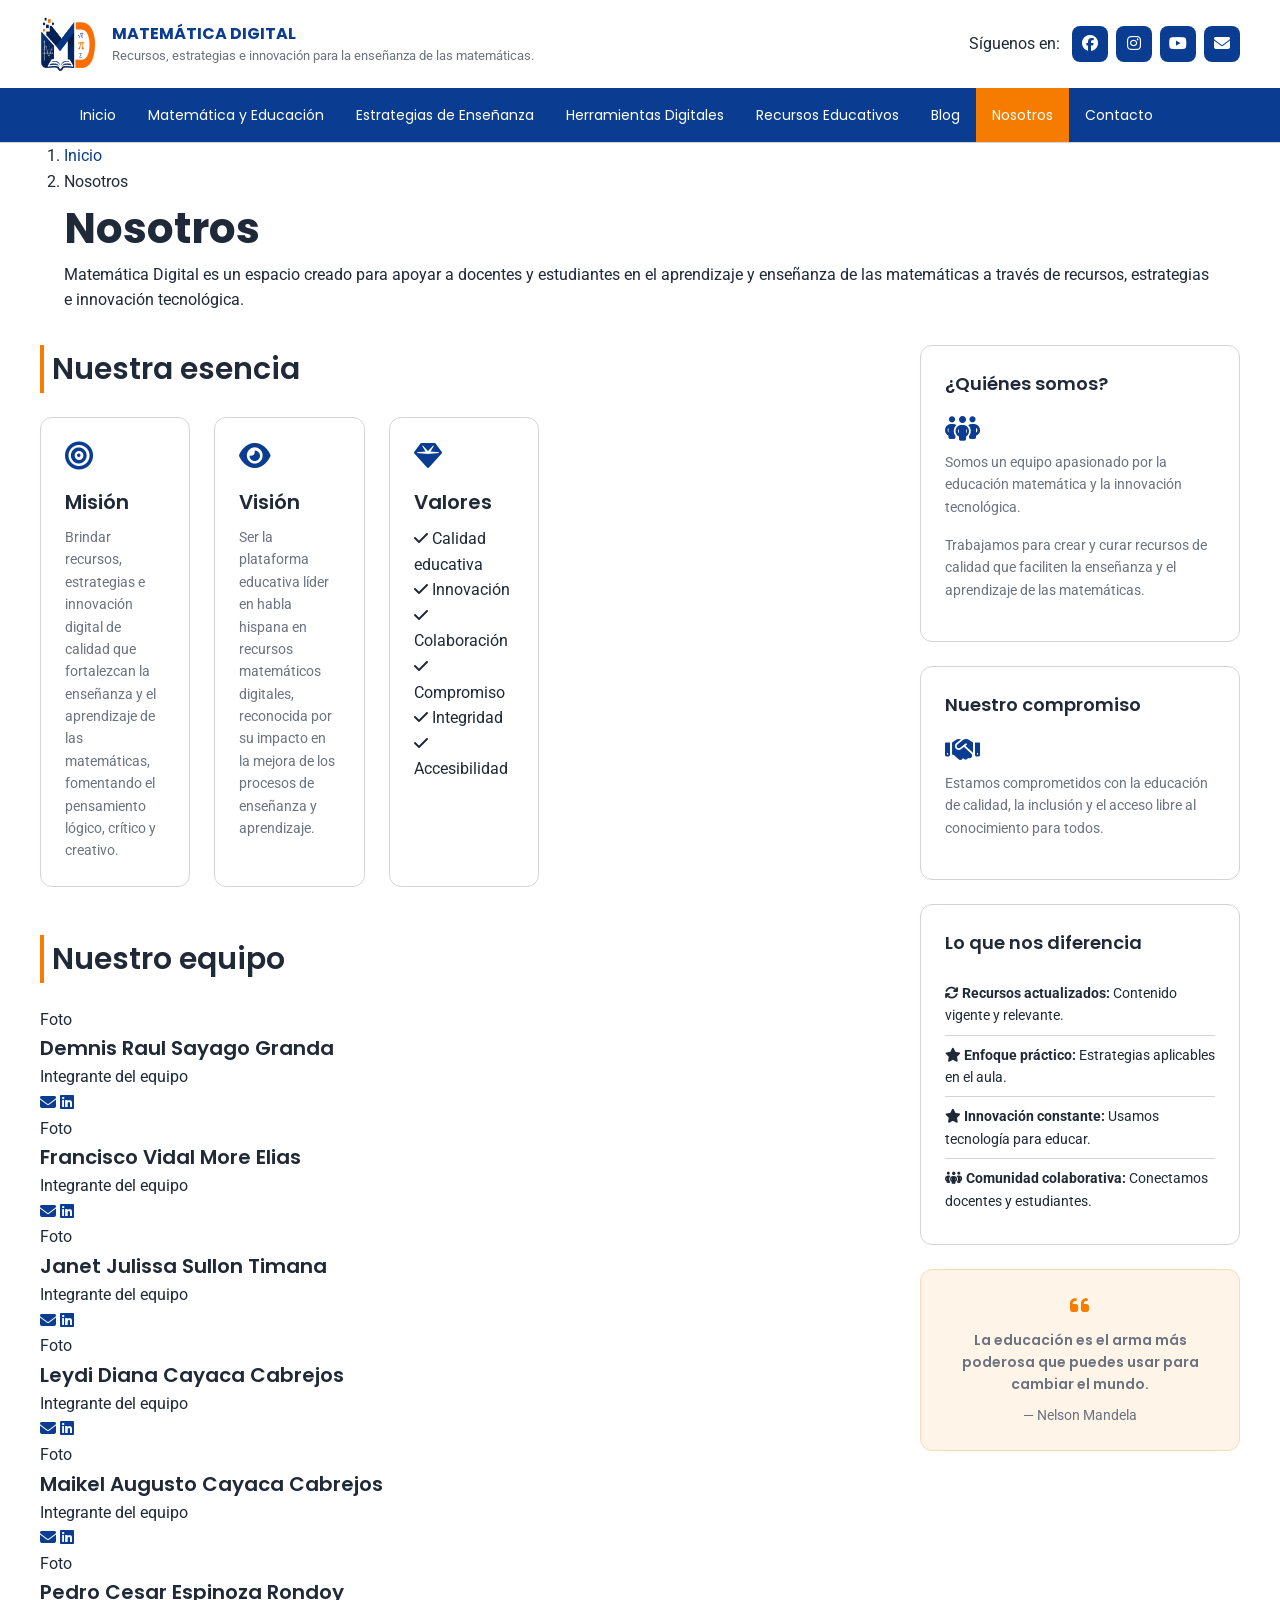
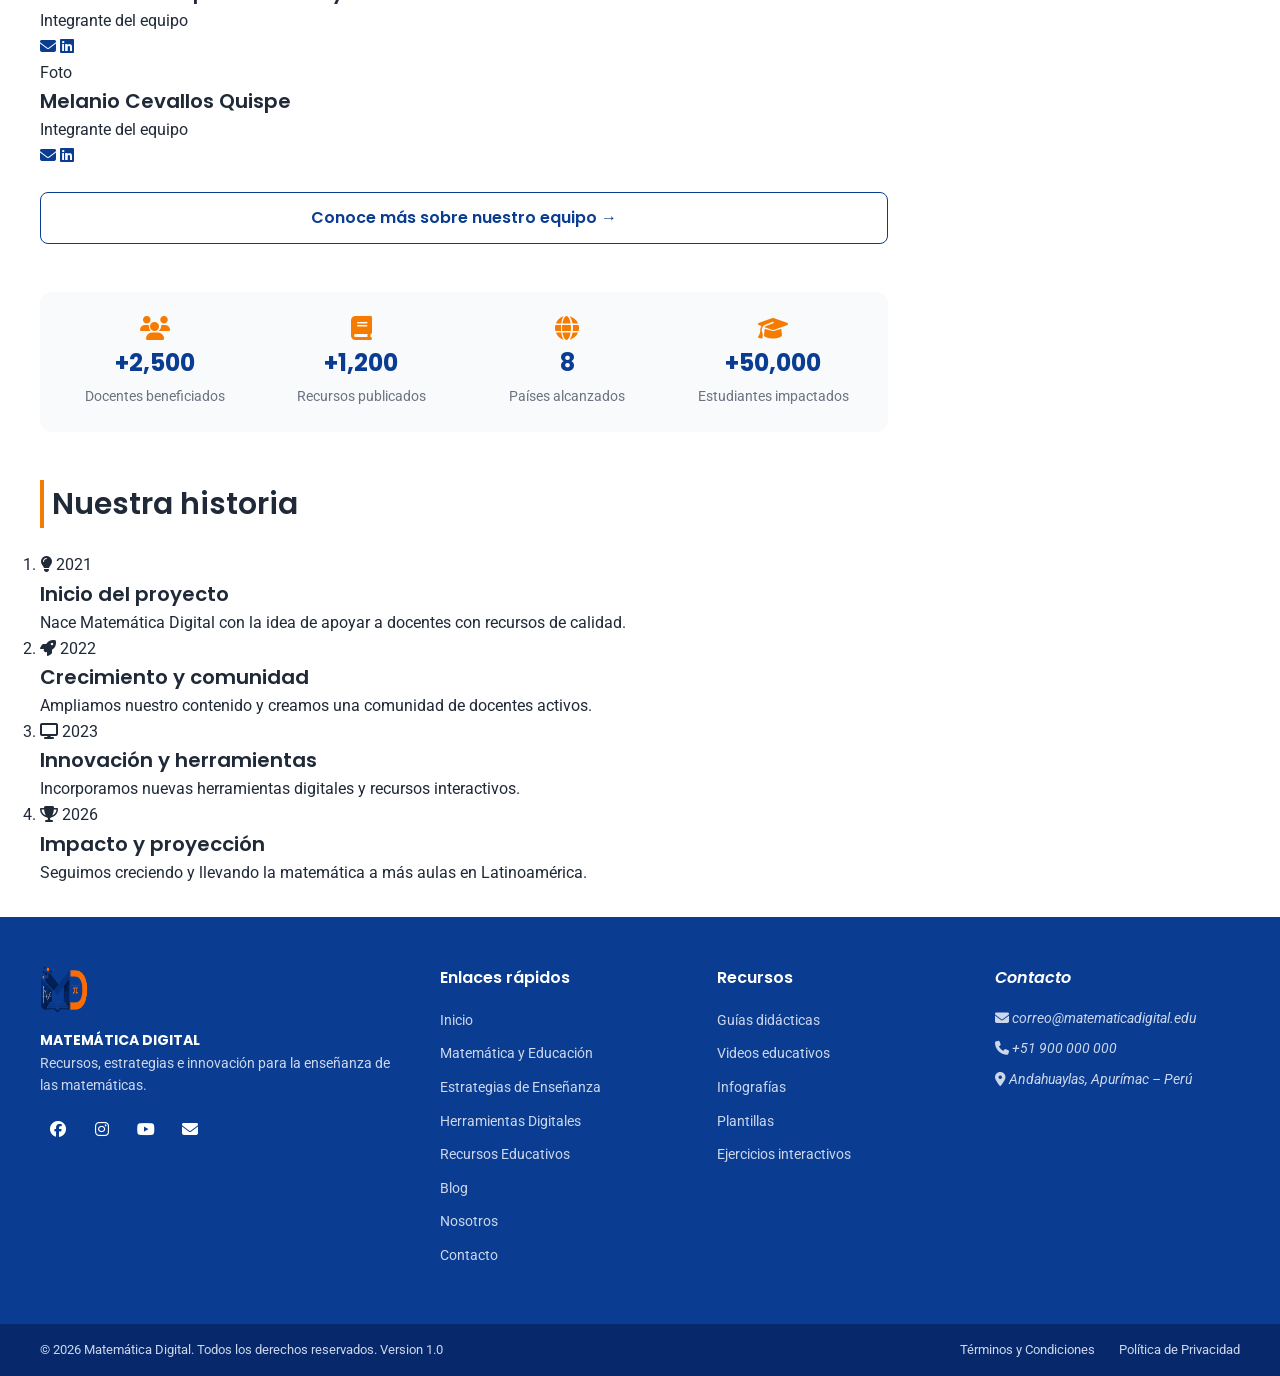
<file: nosotros.html>
<!DOCTYPE html>
<html lang="es">
<head>
	<meta charset="UTF-8">
	<meta name="viewport" content="width=device-width, initial-scale=1.0">
	<title>Matemática Digital | Nosotros</title>
	<meta name="description" content="Conoce la misión, visión, valores y el equipo de trabajo detrás de Matemática Digital.">

	<link rel="preconnect" href="https://fonts.googleapis.com">
	<link href="https://fonts.googleapis.com/css2?family=Poppins:wght@500;600;700&family=Roboto:wght@400;500;700&display=swap" rel="stylesheet">

	<link rel="stylesheet" href="https://cdnjs.cloudflare.com/ajax/libs/font-awesome/6.5.1/css/all.min.css">

	<link rel="stylesheet" href="css/style.css">
</head>
<body>

	<!-- ENCABEZADO (HEADER): igual en todas las páginas -->
	<header class="cabecera">
		<div class="contenedor cabecera-superior">

			<a href="index.html" class="logo">
				<img src="img/logo.png" alt="Logo de Matemática Digital" width="56" height="56">
				<span class="logo-texto">
					<span class="logo-nombre">MATEMÁTICA DIGITAL</span>
					<span class="logo-eslogan">Recursos, estrategias e innovación para la enseñanza de las matemáticas.</span>
				</span>
			</a>

			<div class="redes-sociales">
				<span>Síguenos en:</span>
				<ul>
					<li><a href="https://facebook.com" target="_blank"><i class="fa-brands fa-facebook"></i></a></li>
					<li><a href="https://instagram.com" target="_blank"><i class="fa-brands fa-instagram"></i></a></li>
					<li><a href="https://youtube.com" target="_blank"><i class="fa-brands fa-youtube"></i></a></li>
					<li><a href="mailto:correo@matematicadigital.edu"><i class="fa-solid fa-envelope"></i></a></li>
				</ul>
			</div>
		</div>

		<!-- El enlace activo es "Nosotros" -->
		<nav class="navbar">
			<div class="contenedor navbar-interno">
				<button type="button" id="botonMenu" class="boton-menu">
					<i class="fa-solid fa-bars"></i> Menú
				</button>

				<ul id="menuPrincipal" class="menu">
					<li><a href="index.html">Inicio</a></li>
					<li><a href="matematica-educacion.html">Matemática y Educación</a></li>
					<li><a href="estrategias-ensenanza.html">Estrategias de Enseñanza</a></li>
					<li><a href="herramientas-digitales.html">Herramientas Digitales</a></li>
					<li><a href="recursos-educativos.html">Recursos Educativos</a></li>
					<li><a href="blog.html">Blog</a></li>
					<li><a href="nosotros.html" class="activo">Nosotros</a></li>
					<li><a href="contacto.html">Contacto</a></li>
				</ul>
			</div>
		</nav>
	</header>

	<main>

		<!-- BANNER DE PÁGINA -->
		<section class="banner-pagina">
			<div class="contenedor">
				<nav aria-label="Ruta de navegación" class="migas-pan">
					<ol>
						<li><a href="index.html">Inicio</a></li>
						<li aria-current="page">Nosotros</li>
					</ol>
				</nav>

				<h1>Nosotros</h1>
				<p>Matemática Digital es un espacio creado para apoyar a docentes y estudiantes en el aprendizaje y enseñanza de las matemáticas a través de recursos, estrategias e innovación tecnológica.</p>
			</div>
		</section>

		<div class="contenedor diseno-dos-columnas">

			<!-- Columna izquierda: contenido principal -->
			<div class="columna-principal">

				<!-- NUESTRA ESENCIA: MISIÓN, VISIÓN Y VALORES -->
				<section id="esencia">
					<h2 class="titulo-seccion">Nuestra esencia</h2>

					<ul class="tarjetas tarjetas-tres">
						<li class="tarjeta">
							<i class="fa-solid fa-bullseye icono-tarjeta"></i>
							<h3>Misión</h3>
							<p>Brindar recursos, estrategias e innovación digital de calidad que fortalezcan la enseñanza y el aprendizaje de las matemáticas, fomentando el pensamiento lógico, crítico y creativo.</p>
						</li>
						<li class="tarjeta">
							<i class="fa-solid fa-eye icono-tarjeta"></i>
							<h3>Visión</h3>
							<p>Ser la plataforma educativa líder en habla hispana en recursos matemáticos digitales, reconocida por su impacto en la mejora de los procesos de enseñanza y aprendizaje.</p>
						</li>
						<li class="tarjeta">
							<i class="fa-solid fa-gem icono-tarjeta"></i>
							<h3>Valores</h3>
							<ul class="lista-check">
								<li><i class="fa-solid fa-check"></i> Calidad educativa</li>
								<li><i class="fa-solid fa-check"></i> Innovación</li>
								<li><i class="fa-solid fa-check"></i> Colaboración</li>
								<li><i class="fa-solid fa-check"></i> Compromiso</li>
								<li><i class="fa-solid fa-check"></i> Integridad</li>
								<li><i class="fa-solid fa-check"></i> Accesibilidad</li>
							</ul>
						</li>
					</ul>
				</section>

				<!-- NUESTRO EQUIPO -->
				<section id="equipo">
					<h2 class="titulo-seccion">Nuestro equipo</h2>

					<ul class="tarjetas-equipo">
						<li class="tarjeta-persona">
							<div class="foto-pendiente">Foto</div>
							<h3>Demnis Raul Sayago Granda</h3>
							<p class="rol">Integrante del equipo</p>
							<p class="redes-persona">
								<a href="mailto:demnis.sayago@matematicadigital.edu" aria-label="Correo de Demnis Raul Sayago Granda"><i class="fa-solid fa-envelope"></i></a>
								<a href="#" target="_blank" aria-label="LinkedIn de Demnis Raul Sayago Granda"><i class="fa-brands fa-linkedin"></i></a>
							</p>
						</li>
						<li class="tarjeta-persona">
							<div class="foto-pendiente">Foto</div>
							<h3>Francisco Vidal More Elias</h3>
							<p class="rol">Integrante del equipo</p>
							<p class="redes-persona">
								<a href="mailto:francisco.more@matematicadigital.edu" aria-label="Correo de Francisco Vidal More Elias"><i class="fa-solid fa-envelope"></i></a>
								<a href="#" target="_blank" aria-label="LinkedIn de Francisco Vidal More Elias"><i class="fa-brands fa-linkedin"></i></a>
							</p>
						</li>
						<li class="tarjeta-persona">
							<div class="foto-pendiente">Foto</div>
							<h3>Janet Julissa Sullon Timana</h3>
							<p class="rol">Integrante del equipo</p>
							<p class="redes-persona">
								<a href="mailto:janet.sullon@matematicadigital.edu" aria-label="Correo de Janet Julissa Sullon Timana"><i class="fa-solid fa-envelope"></i></a>
								<a href="#" target="_blank" aria-label="LinkedIn de Janet Julissa Sullon Timana"><i class="fa-brands fa-linkedin"></i></a>
							</p>
						</li>
						<li class="tarjeta-persona">
							<div class="foto-pendiente">Foto</div>
							<h3>Leydi Diana Cayaca Cabrejos</h3>
							<p class="rol">Integrante del equipo</p>
							<p class="redes-persona">
								<a href="mailto:leydi.cayaca@matematicadigital.edu" aria-label="Correo de Leydi Diana Cayaca Cabrejos"><i class="fa-solid fa-envelope"></i></a>
								<a href="#" target="_blank" aria-label="LinkedIn de Leydi Diana Cayaca Cabrejos"><i class="fa-brands fa-linkedin"></i></a>
							</p>
						</li>
						<li class="tarjeta-persona">
							<div class="foto-pendiente">Foto</div>
							<h3>Maikel Augusto Cayaca Cabrejos</h3>
							<p class="rol">Integrante del equipo</p>
							<p class="redes-persona">
								<a href="mailto:maikel.cayaca@matematicadigital.edu" aria-label="Correo de Maikel Augusto Cayaca Cabrejos"><i class="fa-solid fa-envelope"></i></a>
								<a href="#" target="_blank" aria-label="LinkedIn de Maikel Augusto Cayaca Cabrejos"><i class="fa-brands fa-linkedin"></i></a>
							</p>
						</li>
						<li class="tarjeta-persona">
							<div class="foto-pendiente">Foto</div>
							<h3>Pedro Cesar Espinoza Rondoy</h3>
							<p class="rol">Integrante del equipo</p>
							<p class="redes-persona">
								<a href="mailto:pedro.espinoza@matematicadigital.edu" aria-label="Correo de Pedro Cesar Espinoza Rondoy"><i class="fa-solid fa-envelope"></i></a>
								<a href="#" target="_blank" aria-label="LinkedIn de Pedro Cesar Espinoza Rondoy"><i class="fa-brands fa-linkedin"></i></a>
							</p>
						</li>
						<li class="tarjeta-persona">
							<div class="foto-pendiente">Foto</div>
							<h3>Melanio Cevallos Quispe</h3>
							<p class="rol">Integrante del equipo</p>
							<p class="redes-persona">
								<a href="mailto:melanio.cevallos@matematicadigital.edu" aria-label="Correo de Melanio Cevallos Quispe"><i class="fa-solid fa-envelope"></i></a>
								<a href="#" target="_blank" aria-label="LinkedIn de Melanio Cevallos Quispe"><i class="fa-brands fa-linkedin"></i></a>
							</p>
						</li>
					</ul>

					<a href="#" class="boton boton-secundario boton-ancho">Conoce más sobre nuestro equipo →</a>
				</section>

				<!-- ESTADÍSTICAS -->
				<section id="estadisticas" class="estadisticas">
					<ul class="lista-estadisticas">
						<li>
							<i class="fa-solid fa-users"></i>
							<strong>+2,500</strong>
							<span>Docentes beneficiados</span>
						</li>
						<li>
							<i class="fa-solid fa-book"></i>
							<strong>+1,200</strong>
							<span>Recursos publicados</span>
						</li>
						<li>
							<i class="fa-solid fa-globe"></i>
							<strong>8</strong>
							<span>Países alcanzados</span>
						</li>
						<li>
							<i class="fa-solid fa-graduation-cap"></i>
							<strong>+50,000</strong>
							<span>Estudiantes impactados</span>
						</li>
					</ul>
				</section>

				<!-- NUESTRA HISTORIA (LÍNEA DE TIEMPO) -->
				<section id="historia">
					<h2 class="titulo-seccion">Nuestra historia</h2>

					<ol class="linea-tiempo">
						<li>
							<span class="anio"><i class="fa-solid fa-lightbulb"></i> 2021</span>
							<h3>Inicio del proyecto</h3>
							<p>Nace Matemática Digital con la idea de apoyar a docentes con recursos de calidad.</p>
						</li>
						<li>
							<span class="anio"><i class="fa-solid fa-rocket"></i> 2022</span>
							<h3>Crecimiento y comunidad</h3>
							<p>Ampliamos nuestro contenido y creamos una comunidad de docentes activos.</p>
						</li>
						<li>
							<span class="anio"><i class="fa-solid fa-display"></i> 2023</span>
							<h3>Innovación y herramientas</h3>
							<p>Incorporamos nuevas herramientas digitales y recursos interactivos.</p>
						</li>
						<li>
							<span class="anio"><i class="fa-solid fa-trophy"></i> 2026</span>
							<h3>Impacto y proyección</h3>
							<p>Seguimos creciendo y llevando la matemática a más aulas en Latinoamérica.</p>
						</li>
					</ol>
				</section>

			</div>

			<!-- ASIDE (COLUMNA LATERAL) -->
			<aside class="barra-lateral">

				<section class="caja">
					<h2>¿Quiénes somos?</h2>
					<i class="fa-solid fa-people-group icono-caja"></i>
					<p>Somos un equipo apasionado por la educación matemática y la innovación tecnológica.</p>
					<p>Trabajamos para crear y curar recursos de calidad que faciliten la enseñanza y el aprendizaje de las matemáticas.</p>
				</section>

				<section class="caja">
					<h2>Nuestro compromiso</h2>
					<i class="fa-solid fa-handshake icono-caja"></i>
					<p>Estamos comprometidos con la educación de calidad, la inclusión y el acceso libre al conocimiento para todos.</p>
				</section>

				<section class="caja">
					<h2>Lo que nos diferencia</h2>
					<ul class="lista-enlaces">
						<li><i class="fa-solid fa-arrows-rotate"></i> <strong>Recursos actualizados:</strong> Contenido vigente y relevante.</li>
						<li><i class="fa-solid fa-star"></i> <strong>Enfoque práctico:</strong> Estrategias aplicables en el aula.</li>
						<li><i class="fa-solid fa-star"></i> <strong>Innovación constante:</strong> Usamos tecnología para educar.</li>
						<li><i class="fa-solid fa-people-group"></i> <strong>Comunidad colaborativa:</strong> Conectamos docentes y estudiantes.</li>
					</ul>
				</section>

				<figure class="caja caja-cita">
					<i class="fa-solid fa-quote-left"></i>
					<blockquote>
						<p>La educación es el arma más poderosa que puedes usar para cambiar el mundo.</p>
					</blockquote>
					<figcaption>— Nelson Mandela</figcaption>
				</figure>

			</aside>
		</div>
	</main>

	<!-- PIE DE PÁGINA (FOOTER): igual en todas las páginas -->
	<footer class="pie-pagina">
		<div class="contenedor pie-superior">

			<div class="pie-marca">
				<img src="img/logo.png" alt="Logo de Matemática Digital" width="48" height="48">
				<div>
					<p class="logo-nombre">MATEMÁTICA DIGITAL</p>
					<p>Recursos, estrategias e innovación para la enseñanza de las matemáticas.</p>
				</div>
				<ul class="redes-sociales-pie">
					<li><a href="https://facebook.com" target="_blank"><i class="fa-brands fa-facebook"></i></a></li>
					<li><a href="https://instagram.com" target="_blank"><i class="fa-brands fa-instagram"></i></a></li>
					<li><a href="https://youtube.com" target="_blank"><i class="fa-brands fa-youtube"></i></a></li>
					<li><a href="mailto:correo@matematicadigital.edu"><i class="fa-solid fa-envelope"></i></a></li>
				</ul>
			</div>

			<nav class="pie-enlaces">
				<h2>Enlaces rápidos</h2>
				<ul>
					<li><a href="index.html">Inicio</a></li>
					<li><a href="matematica-educacion.html">Matemática y Educación</a></li>
					<li><a href="estrategias-ensenanza.html">Estrategias de Enseñanza</a></li>
					<li><a href="herramientas-digitales.html">Herramientas Digitales</a></li>
					<li><a href="recursos-educativos.html">Recursos Educativos</a></li>
					<li><a href="blog.html">Blog</a></li>
					<li><a href="nosotros.html">Nosotros</a></li>
					<li><a href="contacto.html">Contacto</a></li>
				</ul>
			</nav>

			<nav class="pie-enlaces">
				<h2>Recursos</h2>
				<ul>
					<li><a href="recursos-educativos.html">Guías didácticas</a></li>
					<li><a href="recursos-educativos.html">Videos educativos</a></li>
					<li><a href="recursos-educativos.html">Infografías</a></li>
					<li><a href="recursos-educativos.html">Plantillas</a></li>
					<li><a href="recursos-educativos.html">Ejercicios interactivos</a></li>
				</ul>
			</nav>

			<address class="pie-contacto">
				<h2>Contacto</h2>
				<p><i class="fa-solid fa-envelope"></i> <a href="mailto:correo@matematicadigital.edu">correo@matematicadigital.edu</a></p>
				<p><i class="fa-solid fa-phone"></i> <a href="tel:+51900000000">+51 900 000 000</a></p>
				<p><i class="fa-solid fa-location-dot"></i> Andahuaylas, Apurímac – Perú</p>
			</address>
		</div>

		<div class="pie-inferior">
			<div class="contenedor pie-inferior-interno">
				<p>&copy; 2026 Matemática Digital. Todos los derechos reservados. Version 1.0</p>
				<nav>
					<ul>
						<li><a href="terminos-condiciones.html">Términos y Condiciones</a></li>
						<li><a href="politica-privacidad.html">Política de Privacidad</a></li>
					</ul>
				</nav>
			</div>
		</div>
	</footer>

	<script src="js/main.js"></script>
</body>
</html>
</file>
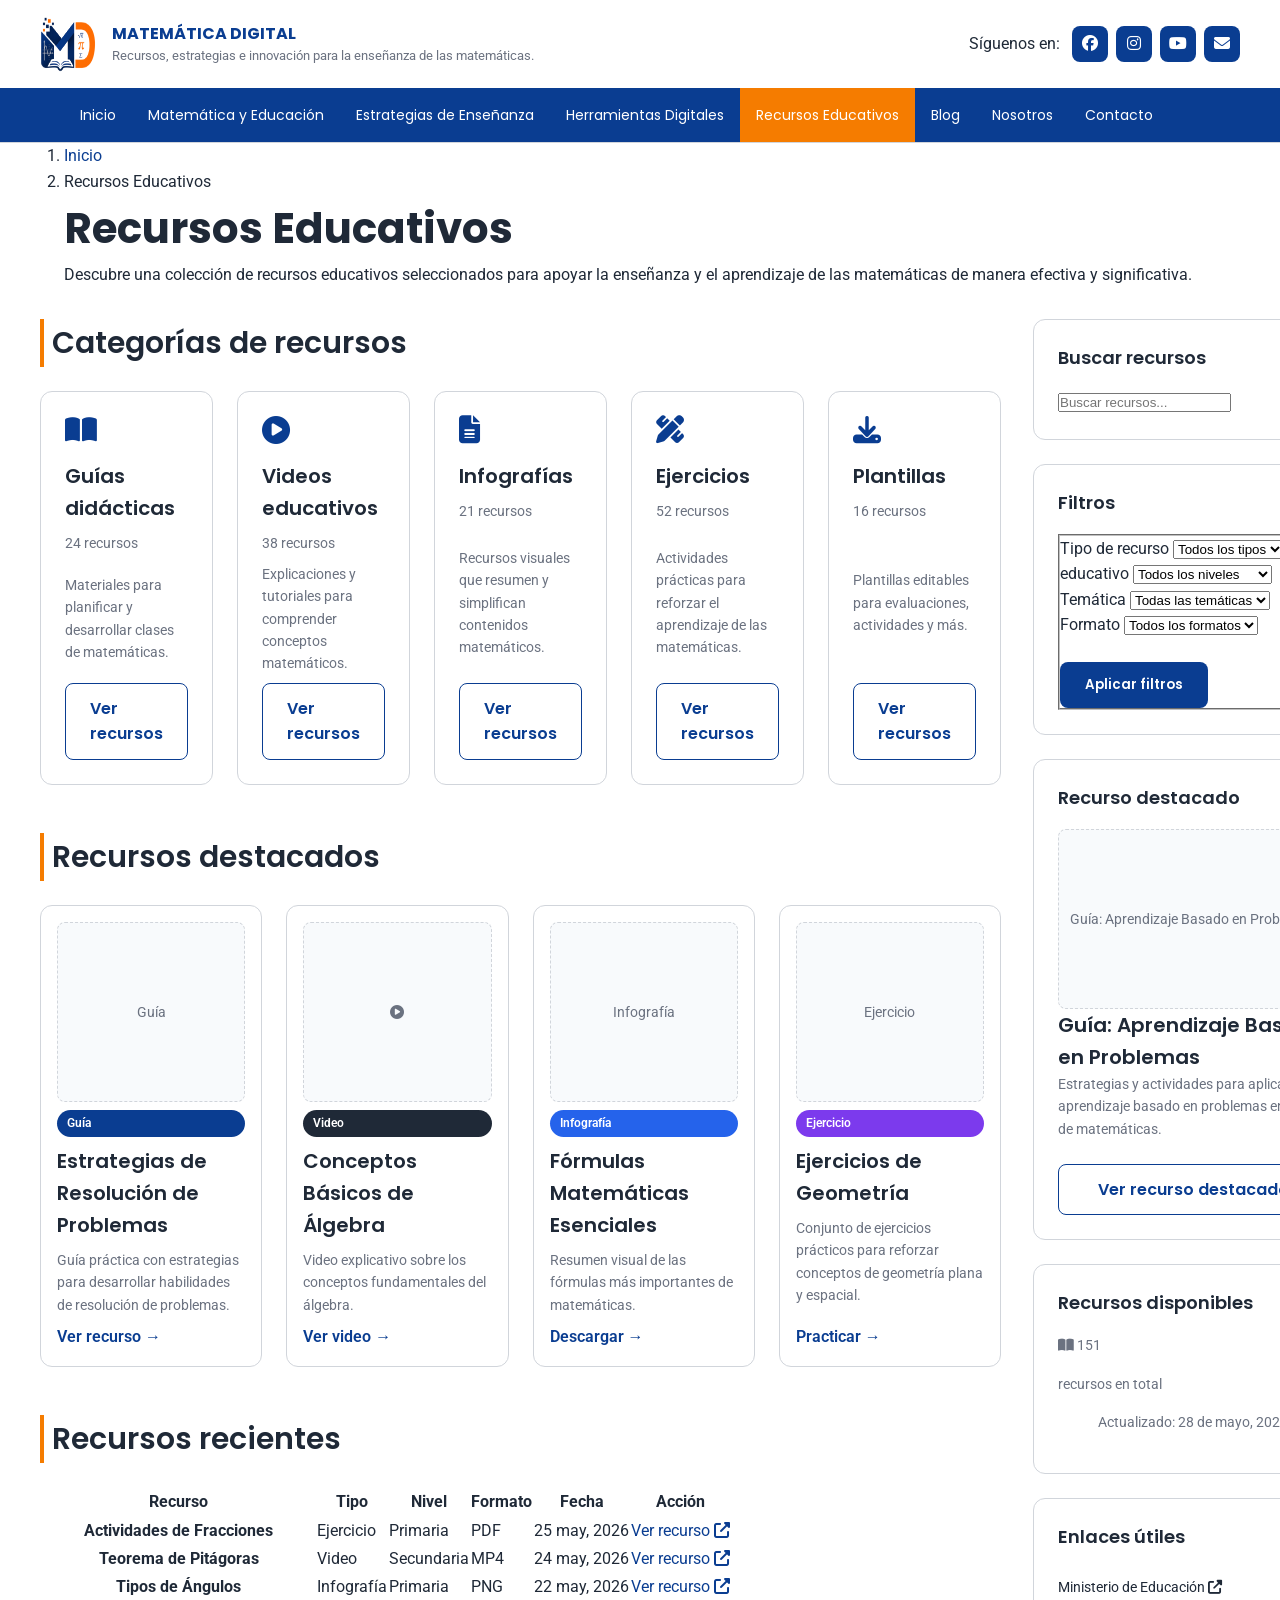
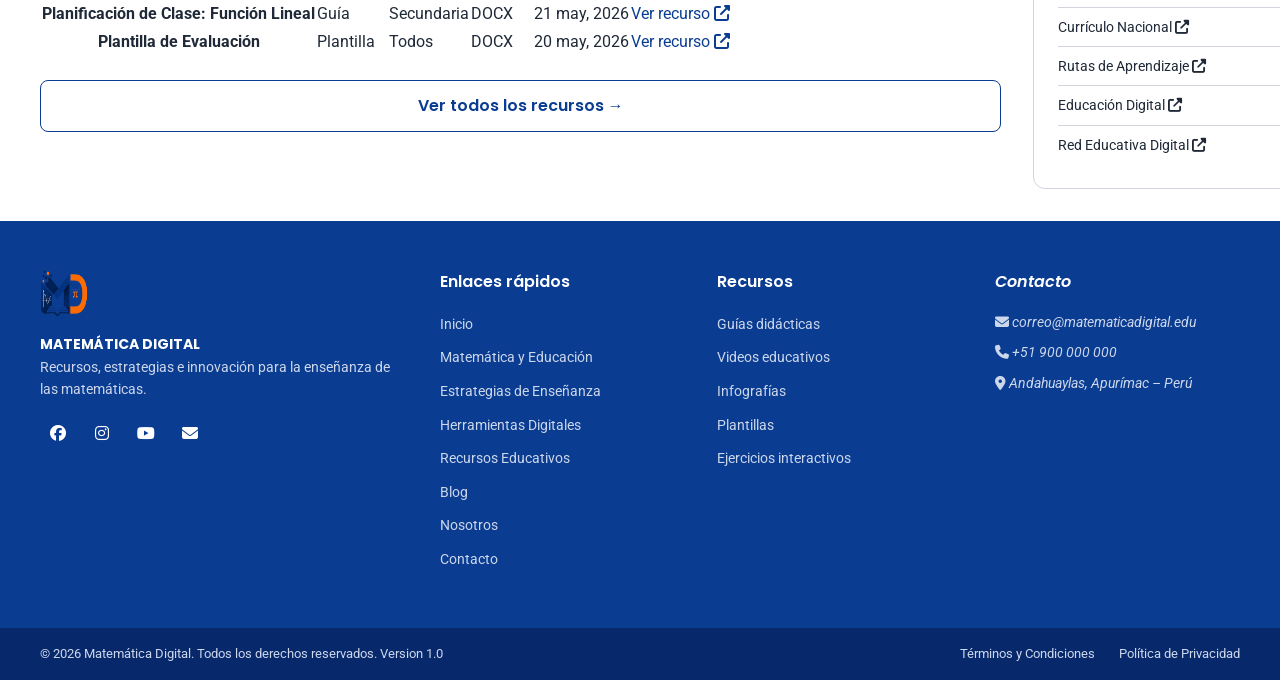
<file: recursos-educativos.html>
<!DOCTYPE html>
<html lang="es">
<head>
	<meta charset="UTF-8">
	<meta name="viewport" content="width=device-width, initial-scale=1.0">
	<title>Matemática Digital | Recursos Educativos</title>
	<meta name="description" content="Descubre una colección de recursos educativos para apoyar la enseñanza y el aprendizaje de las matemáticas.">

	<link rel="preconnect" href="https://fonts.googleapis.com">
	<link href="https://fonts.googleapis.com/css2?family=Poppins:wght@500;600;700&family=Roboto:wght@400;500;700&display=swap" rel="stylesheet">

	<link rel="stylesheet" href="https://cdnjs.cloudflare.com/ajax/libs/font-awesome/6.5.1/css/all.min.css">

	<link rel="stylesheet" href="css/style.css">
</head>
<body>

	<!-- ENCABEZADO (HEADER): igual en todas las páginas -->
	<header class="cabecera">
		<div class="contenedor cabecera-superior">

			<a href="index.html" class="logo">
				<img src="img/logo.png" alt="Logo de Matemática Digital" width="56" height="56">
				<span class="logo-texto">
					<span class="logo-nombre">MATEMÁTICA DIGITAL</span>
					<span class="logo-eslogan">Recursos, estrategias e innovación para la enseñanza de las matemáticas.</span>
				</span>
			</a>

			<div class="redes-sociales">
				<span>Síguenos en:</span>
				<ul>
					<li><a href="https://facebook.com" target="_blank"><i class="fa-brands fa-facebook"></i></a></li>
					<li><a href="https://instagram.com" target="_blank"><i class="fa-brands fa-instagram"></i></a></li>
					<li><a href="https://youtube.com" target="_blank"><i class="fa-brands fa-youtube"></i></a></li>
					<li><a href="mailto:correo@matematicadigital.edu"><i class="fa-solid fa-envelope"></i></a></li>
				</ul>
			</div>
		</div>

		<!-- El enlace activo es "Recursos Educativos" -->
		<nav class="navbar">
			<div class="contenedor navbar-interno">
				<button type="button" id="botonMenu" class="boton-menu">
					<i class="fa-solid fa-bars"></i> Menú
				</button>

				<ul id="menuPrincipal" class="menu">
					<li><a href="index.html">Inicio</a></li>
					<li><a href="matematica-educacion.html">Matemática y Educación</a></li>
					<li><a href="estrategias-ensenanza.html">Estrategias de Enseñanza</a></li>
					<li><a href="herramientas-digitales.html">Herramientas Digitales</a></li>
					<li><a href="recursos-educativos.html" class="activo">Recursos Educativos</a></li>
					<li><a href="blog.html">Blog</a></li>
					<li><a href="nosotros.html">Nosotros</a></li>
					<li><a href="contacto.html">Contacto</a></li>
				</ul>
			</div>
		</nav>
	</header>

	<main>

		<!-- BANNER DE PÁGINA -->
		<section class="banner-pagina">
			<div class="contenedor">
				<nav aria-label="Ruta de navegación" class="migas-pan">
					<ol>
						<li><a href="index.html">Inicio</a></li>
						<li aria-current="page">Recursos Educativos</li>
					</ol>
				</nav>

				<h1>Recursos Educativos</h1>
				<p>Descubre una colección de recursos educativos seleccionados para apoyar la enseñanza y el aprendizaje de las matemáticas de manera efectiva y significativa.</p>
			</div>
		</section>

		<div class="contenedor diseno-dos-columnas">

			<!-- Columna izquierda: contenido principal -->
			<div class="columna-principal">

				<!-- CATEGORÍAS DE RECURSOS -->
				<section id="categorias-recursos">
					<h2 class="titulo-seccion">Categorías de recursos</h2>

					<ul class="tarjetas tarjetas-cinco">
						<li class="tarjeta">
							<i class="fa-solid fa-book-open icono-tarjeta"></i>
							<h3>Guías didácticas</h3>
							<p>24 recursos</p>
							<p>Materiales para planificar y desarrollar clases de matemáticas.</p>
							<a href="#" class="boton boton-secundario">Ver recursos</a>
						</li>
						<li class="tarjeta">
							<i class="fa-solid fa-circle-play icono-tarjeta"></i>
							<h3>Videos educativos</h3>
							<p>38 recursos</p>
							<p>Explicaciones y tutoriales para comprender conceptos matemáticos.</p>
							<a href="#" class="boton boton-secundario">Ver recursos</a>
						</li>
						<li class="tarjeta">
							<i class="fa-solid fa-file-lines icono-tarjeta"></i>
							<h3>Infografías</h3>
							<p>21 recursos</p>
							<p>Recursos visuales que resumen y simplifican contenidos matemáticos.</p>
							<a href="#" class="boton boton-secundario">Ver recursos</a>
						</li>
						<li class="tarjeta">
							<i class="fa-solid fa-pen-ruler icono-tarjeta"></i>
							<h3>Ejercicios</h3>
							<p>52 recursos</p>
							<p>Actividades prácticas para reforzar el aprendizaje de las matemáticas.</p>
							<a href="#" class="boton boton-secundario">Ver recursos</a>
						</li>
						<li class="tarjeta">
							<i class="fa-solid fa-download icono-tarjeta"></i>
							<h3>Plantillas</h3>
							<p>16 recursos</p>
							<p>Plantillas editables para evaluaciones, actividades y más.</p>
							<a href="#" class="boton boton-secundario">Ver recursos</a>
						</li>
					</ul>
				</section>

				<!-- RECURSOS DESTACADOS -->
				<section id="destacados">
					<h2 class="titulo-seccion">Recursos destacados</h2>

					<ul class="tarjetas-recursos">
						<li class="tarjeta-recurso">
							<article>
								<figure>
									<div class="imagen-pendiente">Guía</div>
								</figure>
								<span class="etiqueta etiqueta-guia">Guía</span>
								<h3>Estrategias de Resolución de Problemas</h3>
								<p>Guía práctica con estrategias para desarrollar habilidades de resolución de problemas.</p>
								<a href="#">Ver recurso →</a>
							</article>
						</li>
						<li class="tarjeta-recurso">
							<article>
								<figure>
									<div class="imagen-pendiente"><i class="fa-solid fa-circle-play"></i></div>
								</figure>
								<span class="etiqueta etiqueta-video">Video</span>
								<h3>Conceptos Básicos de Álgebra</h3>
								<p>Video explicativo sobre los conceptos fundamentales del álgebra.</p>
								<a href="#">Ver video →</a>
							</article>
						</li>
						<li class="tarjeta-recurso">
							<article>
								<figure>
									<div class="imagen-pendiente">Infografía</div>
								</figure>
								<span class="etiqueta etiqueta-infografia">Infografía</span>
								<h3>Fórmulas Matemáticas Esenciales</h3>
								<p>Resumen visual de las fórmulas más importantes de matemáticas.</p>
								<a href="#">Descargar →</a>
							</article>
						</li>
						<li class="tarjeta-recurso">
							<article>
								<figure>
									<div class="imagen-pendiente">Ejercicio</div>
								</figure>
								<span class="etiqueta etiqueta-ejercicio">Ejercicio</span>
								<h3>Ejercicios de Geometría</h3>
								<p>Conjunto de ejercicios prácticos para reforzar conceptos de geometría plana y espacial.</p>
								<a href="#">Practicar →</a>
							</article>
						</li>
					</ul>
				</section>

				<!-- RECURSOS RECIENTES (TABLA) -->
				<section id="recientes">
					<h2 class="titulo-seccion">Recursos recientes</h2>

					<table class="tabla-comparativa">
						<caption class="oculto-visualmente">Listado de recursos educativos recientes</caption>
						<thead>
							<tr>
								<th scope="col">Recurso</th>
								<th scope="col">Tipo</th>
								<th scope="col">Nivel</th>
								<th scope="col">Formato</th>
								<th scope="col">Fecha</th>
								<th scope="col">Acción</th>
							</tr>
						</thead>
						<tbody>
							<tr>
								<th scope="row">Actividades de Fracciones</th>
								<td>Ejercicio</td>
								<td>Primaria</td>
								<td>PDF</td>
								<td>25 may, 2026</td>
								<td><a href="#">Ver recurso <i class="fa-solid fa-up-right-from-square"></i></a></td>
							</tr>
							<tr>
								<th scope="row">Teorema de Pitágoras</th>
								<td>Video</td>
								<td>Secundaria</td>
								<td>MP4</td>
								<td>24 may, 2026</td>
								<td><a href="#">Ver recurso <i class="fa-solid fa-up-right-from-square"></i></a></td>
							</tr>
							<tr>
								<th scope="row">Tipos de Ángulos</th>
								<td>Infografía</td>
								<td>Primaria</td>
								<td>PNG</td>
								<td>22 may, 2026</td>
								<td><a href="#">Ver recurso <i class="fa-solid fa-up-right-from-square"></i></a></td>
							</tr>
							<tr>
								<th scope="row">Planificación de Clase: Función Lineal</th>
								<td>Guía</td>
								<td>Secundaria</td>
								<td>DOCX</td>
								<td>21 may, 2026</td>
								<td><a href="#">Ver recurso <i class="fa-solid fa-up-right-from-square"></i></a></td>
							</tr>
							<tr>
								<th scope="row">Plantilla de Evaluación</th>
								<td>Plantilla</td>
								<td>Todos</td>
								<td>DOCX</td>
								<td>20 may, 2026</td>
								<td><a href="#">Ver recurso <i class="fa-solid fa-up-right-from-square"></i></a></td>
							</tr>
						</tbody>
					</table>

					<a href="#" class="boton boton-secundario boton-ancho">Ver todos los recursos →</a>
				</section>

			</div>

			<!-- ASIDE (COLUMNA LATERAL) -->
			<aside class="barra-lateral">

				<!-- Buscador de recursos -->
				<section class="caja">
					<h2>Buscar recursos</h2>
					<form role="search">
						<label for="buscarRecursos" class="oculto-visualmente">Buscar recursos</label>
						<input type="search" id="buscarRecursos" name="buscar" placeholder="Buscar recursos...">
					</form>
				</section>

				<!-- Filtros de búsqueda -->
				<section class="caja">
					<h2>Filtros</h2>
					<form>
						<fieldset>
							<legend class="oculto-visualmente">Filtros de recursos</legend>

							<label for="filtroTipo">Tipo de recurso</label>
							<select id="filtroTipo" name="tipo">
								<option value="todos">Todos los tipos</option>
								<option value="guia">Guías</option>
								<option value="video">Videos</option>
								<option value="infografia">Infografías</option>
								<option value="ejercicio">Ejercicios</option>
								<option value="plantilla">Plantillas</option>
							</select>

							<label for="filtroNivel">Nivel educativo</label>
							<select id="filtroNivel" name="nivel">
								<option value="todos">Todos los niveles</option>
								<option value="primaria">Primaria</option>
								<option value="secundaria">Secundaria</option>
								<option value="superior">Educación Superior</option>
							</select>

							<label for="filtroTematica">Temática</label>
							<select id="filtroTematica" name="tematica">
								<option value="todas">Todas las temáticas</option>
								<option value="algebra">Álgebra</option>
								<option value="geometria">Geometría</option>
								<option value="estadistica">Estadística</option>
							</select>

							<label for="filtroFormato">Formato</label>
							<select id="filtroFormato" name="formato">
								<option value="todos">Todos los formatos</option>
								<option value="pdf">PDF</option>
								<option value="video">Video</option>
								<option value="imagen">Imagen</option>
								<option value="docx">DOCX</option>
							</select>

							<button type="submit" class="boton boton-primario boton-ancho">Aplicar filtros</button>
						</fieldset>
					</form>
				</section>

				<!-- Recurso destacado -->
				<section class="caja">
					<h2>Recurso destacado</h2>
					<figure>
						<div class="imagen-pendiente">Guía: Aprendizaje Basado en Problemas</div>
					</figure>
					<h3>Guía: Aprendizaje Basado en Problemas</h3>
					<p>Estrategias y actividades para aplicar el aprendizaje basado en problemas en el aula de matemáticas.</p>
					<a href="#" class="boton boton-secundario boton-ancho">Ver recurso destacado</a>
				</section>

				<!-- Estadística de recursos disponibles -->
				<section class="caja">
					<h2>Recursos disponibles</h2>
					<p class="numero-grande"><i class="fa-solid fa-book-open"></i> 151</p>
					<p>recursos en total</p>
					<p class="texto-pequeno">Actualizado: 28 de mayo, 2026</p>
				</section>

				<section class="caja">
					<h2>Enlaces útiles</h2>
					<ul class="lista-enlaces">
						<li><a href="#" target="_blank">Ministerio de Educación <i class="fa-solid fa-up-right-from-square"></i></a></li>
						<li><a href="#" target="_blank">Currículo Nacional <i class="fa-solid fa-up-right-from-square"></i></a></li>
						<li><a href="#" target="_blank">Rutas de Aprendizaje <i class="fa-solid fa-up-right-from-square"></i></a></li>
						<li><a href="#" target="_blank">Educación Digital <i class="fa-solid fa-up-right-from-square"></i></a></li>
						<li><a href="#" target="_blank">Red Educativa Digital <i class="fa-solid fa-up-right-from-square"></i></a></li>
					</ul>
				</section>

			</aside>
		</div>
	</main>

	<!-- PIE DE PÁGINA (FOOTER): igual en todas las páginas -->
	<footer class="pie-pagina">
		<div class="contenedor pie-superior">

			<div class="pie-marca">
				<img src="img/logo.png" alt="Logo de Matemática Digital" width="48" height="48">
				<div>
					<p class="logo-nombre">MATEMÁTICA DIGITAL</p>
					<p>Recursos, estrategias e innovación para la enseñanza de las matemáticas.</p>
				</div>
				<ul class="redes-sociales-pie">
					<li><a href="https://facebook.com" target="_blank"><i class="fa-brands fa-facebook"></i></a></li>
					<li><a href="https://instagram.com" target="_blank"><i class="fa-brands fa-instagram"></i></a></li>
					<li><a href="https://youtube.com" target="_blank"><i class="fa-brands fa-youtube"></i></a></li>
					<li><a href="mailto:correo@matematicadigital.edu"><i class="fa-solid fa-envelope"></i></a></li>
				</ul>
			</div>

			<nav class="pie-enlaces">
				<h2>Enlaces rápidos</h2>
				<ul>
					<li><a href="index.html">Inicio</a></li>
					<li><a href="matematica-educacion.html">Matemática y Educación</a></li>
					<li><a href="estrategias-ensenanza.html">Estrategias de Enseñanza</a></li>
					<li><a href="herramientas-digitales.html">Herramientas Digitales</a></li>
					<li><a href="recursos-educativos.html">Recursos Educativos</a></li>
					<li><a href="blog.html">Blog</a></li>
					<li><a href="nosotros.html">Nosotros</a></li>
					<li><a href="contacto.html">Contacto</a></li>
				</ul>
			</nav>

			<nav class="pie-enlaces">
				<h2>Recursos</h2>
				<ul>
					<li><a href="recursos-educativos.html">Guías didácticas</a></li>
					<li><a href="recursos-educativos.html">Videos educativos</a></li>
					<li><a href="recursos-educativos.html">Infografías</a></li>
					<li><a href="recursos-educativos.html">Plantillas</a></li>
					<li><a href="recursos-educativos.html">Ejercicios interactivos</a></li>
				</ul>
			</nav>

			<address class="pie-contacto">
				<h2>Contacto</h2>
				<p><i class="fa-solid fa-envelope"></i> <a href="mailto:correo@matematicadigital.edu">correo@matematicadigital.edu</a></p>
				<p><i class="fa-solid fa-phone"></i> <a href="tel:+51900000000">+51 900 000 000</a></p>
				<p><i class="fa-solid fa-location-dot"></i> Andahuaylas, Apurímac – Perú</p>
			</address>
		</div>

		<div class="pie-inferior">
			<div class="contenedor pie-inferior-interno">
				<p>&copy; 2026 Matemática Digital. Todos los derechos reservados. Version 1.0</p>
				<nav>
					<ul>
						<li><a href="terminos-condiciones.html">Términos y Condiciones</a></li>
						<li><a href="politica-privacidad.html">Política de Privacidad</a></li>
					</ul>
				</nav>
			</div>
		</div>
	</footer>

	<script src="js/main.js"></script>
</body>
</html>
</file>
<file: css/style.css>
/* ===========================================================
   MATEMÁTICA DIGITAL - Hoja de estilos de la página de Inicio
   Aquí definimos los colores, las fuentes y el diseño del sitio
   siguiendo la Guía de Estilos UI del proyecto.
   =========================================================== */

/* -----------------------------------------------------------
   1. VARIABLES (colores y fuentes que usaremos en todo el CSS)
   Usar variables nos evita repetir el mismo color muchas veces.
   ----------------------------------------------------------- */
:root {
	--color-primario: #0A3D91;       /* Azul institucional */
	--color-secundario: #F57C00;     /* Naranja institucional */
	--color-texto: #1F2937;          /* Texto principal */
	--color-texto-secundario: #6B7280; /* Texto secundario */
	--color-borde: #D1D5DB;          /* Bordes */
	--color-fondo-claro: #F8FAFC;    /* Fondo claro */
	--color-blanco: #FFFFFF;

	--fuente-titulos: "Poppins", sans-serif;
	--fuente-texto: "Roboto", sans-serif;
}

/* -----------------------------------------------------------
   2. ESTILOS GENERALES
   ----------------------------------------------------------- */
* {
	margin: 0;
	padding: 0;
	box-sizing: border-box; /* para que el padding no aumente el ancho de los elementos */
}

body {
	font-family: var(--fuente-texto);
	font-size: 16px;
	color: var(--color-texto);
	line-height: 1.6;
}

img {
	max-width: 100%;
}

ul {
	list-style: none;
}

a {
	text-decoration: none;
	color: var(--color-primario);
}

a:hover {
	color: var(--color-secundario);
}

h1, h2, h3 {
	font-family: var(--fuente-titulos);
	font-weight: 600;
}

h1 {
	font-size: 42px;
	font-weight: 700;
}

h2 {
	font-size: 30px;
}

h3 {
	font-size: 20px;
}

/* Clase para centrar el contenido y darle un ancho máximo */
.contenedor {
	max-width: 1200px;
	margin: 0 auto;
	padding: 0 24px;
}

/* Esta clase oculta texto en pantalla pero lo deja disponible para
   lectores de pantalla (lo usamos en algunas etiquetas <label>) */
.oculto-visualmente {
	position: absolute;
	left: -9999px;
}

/* -----------------------------------------------------------
   3. BOTONES
   ----------------------------------------------------------- */
.boton {
	display: inline-block;
	padding: 12px 24px;
	border-radius: 8px;
	font-family: var(--fuente-titulos);
	font-weight: 600;
	border: 1px solid transparent;
	cursor: pointer;
}

.boton-primario {
	background-color: var(--color-primario);
	color: var(--color-blanco);
}

.boton-primario:hover {
	background-color: var(--color-secundario);
	color: var(--color-blanco);
}

.boton-secundario {
	background-color: var(--color-blanco);
	color: var(--color-primario);
	border-color: var(--color-primario);
}

.boton-secundario:hover {
	background-color: var(--color-secundario);
	color: var(--color-blanco);
	border-color: var(--color-secundario);
}

.boton-ancho {
	display: block;
	text-align: center;
	margin-top: 24px;
}

/* -----------------------------------------------------------
   4. ENCABEZADO (HEADER)
   ----------------------------------------------------------- */
.cabecera {
	border-bottom: 1px solid var(--color-borde);
}

.cabecera-superior {
	display: flex;
	flex-wrap: wrap;
	justify-content: space-between;
	align-items: center;
	gap: 16px;
	padding: 16px 0;
}

.logo {
	display: flex;
	align-items: center;
	gap: 16px;
}

/*.logo img {
	border-radius: 50%;
}*/

.logo-texto {
	display: flex;
	flex-direction: column;
}

.logo-nombre {
	font-family: var(--fuente-titulos);
	font-weight: 700;
	color: var(--color-primario);
}

.logo-eslogan {
	font-size: 13px;
	color: var(--color-texto-secundario);
}

.redes-sociales {
	display: flex;
	align-items: center;
	gap: 12px;
}

.redes-sociales ul {
	display: flex;
	gap: 8px;
}

.redes-sociales a,
.redes-sociales-pie a {
	display: inline-block;
	width: 36px;
	height: 36px;
	line-height: 36px;
	text-align: center;
	border-radius: 8px;
	background-color: var(--color-primario);
	color: var(--color-blanco);
}

.redes-sociales a:hover,
.redes-sociales-pie a:hover {
	background-color: var(--color-secundario);
	color: var(--color-blanco);
}

/* -----------------------------------------------------------
   5. MENÚ DE NAVEGACIÓN (NAVBAR)
   ----------------------------------------------------------- */
.navbar {
	background-color: var(--color-primario);
}

.navbar-interno {
	display: flex;
	align-items: center;
}

/* El botón de menú móvil está oculto en pantallas grandes */
.boton-menu {
	display: none;
	background: none;
	border: none;
	color: var(--color-blanco);
	padding: 16px;
	font-family: var(--fuente-titulos);
	cursor: pointer;
}

.menu {
	display: flex;
	flex-wrap: wrap;
}

.menu a {
	display: block;
	padding: 16px;
	color: var(--color-blanco);
	font-family: var(--fuente-titulos);
	font-size: 14px;
}

.menu a:hover,
.menu a.activo {
	background-color: var(--color-secundario);
	color: var(--color-blanco);
}

/* -----------------------------------------------------------
   6. DISEÑO EN DOS COLUMNAS (contenido principal + barra lateral)
   ----------------------------------------------------------- */
.diseno-dos-columnas {
	display: grid;
	grid-template-columns: 1fr 320px; /* columna principal más ancha que el aside */
	gap: 32px;
	padding: 32px 0;
}

.columna-principal {
	display: flex;
	flex-direction: column;
	gap: 48px;
}

.titulo-seccion {
	margin-bottom: 24px;
	border-left: 4px solid var(--color-secundario);
	padding-left: 8px;
}

/* -----------------------------------------------------------
   7. HERO PRINCIPAL
   ----------------------------------------------------------- */
.hero {
	background-color: var(--color-primario);
	color: var(--color-blanco);
	border-radius: 12px;
	padding: 32px;
	display: grid;
	grid-template-columns: 1fr 1fr;
	gap: 24px;
}

.hero h1 {
	color: var(--color-blanco);
}

.hero-frase {
	font-size: 18px;
	font-weight: 500;
	margin: 16px 0;
}

.hero p {
	color: #E5E9F2;
}

.hero-botones {
	display: flex;
	gap: 16px;
	margin-top: 24px;
	flex-wrap: wrap;
}

.hero .boton-secundario {
	background-color: transparent;
	color: var(--color-blanco);
	border-color: var(--color-blanco);
}

.hero-imagen {
	display: flex;
	align-items: center;
	justify-content: center;
}

.hero-puntos {
	grid-column: 1 / -1; /* ocupa las dos columnas del hero */
	display: flex;
	justify-content: center;
	gap: 8px;
}

.punto {
	width: 10px;
	height: 10px;
	border-radius: 50%;
	border: none;
	background-color: rgba(255, 255, 255, 0.4);
	cursor: pointer;
}

.punto-activo {
	background-color: var(--color-secundario);
}

/* Caja gris que usamos como espacio reservado para futuras imágenes */
.imagen-pendiente {
	width: 100%;
	min-height: 180px;
	background-color: var(--color-fondo-claro);
	border: 1px dashed var(--color-borde);
	border-radius: 8px;
	display: flex;
	align-items: center;
	justify-content: center;
	color: var(--color-texto-secundario);
	font-size: 14px;
}

/* -----------------------------------------------------------
   8. TARJETAS (se usan en "Explora nuestras secciones" y "Por nivel")
   ----------------------------------------------------------- */
.tarjetas {
	display: grid;
	grid-template-columns: repeat(5, 1fr);
	gap: 24px;
}

.tarjetas-niveles {
	grid-template-columns: repeat(4, 1fr);
}

.tarjeta {
	background-color: var(--color-blanco);
	border: 1px solid var(--color-borde);
	border-radius: 12px;
	padding: 24px;
	display: flex;
	flex-direction: column;
	gap: 8px;
}

.icono-tarjeta {
	font-size: 28px;
	color: var(--color-primario);
	margin-bottom: 8px;
}

.tarjeta p {
	color: var(--color-texto-secundario);
	font-size: 14px;
	flex-grow: 1;
}

.tarjeta a {
	font-weight: 600;
}

/* -----------------------------------------------------------
   9. ESTADÍSTICAS
   ----------------------------------------------------------- */
.estadisticas {
	background-color: var(--color-fondo-claro);
	border-radius: 12px;
	padding: 24px;
}

.lista-estadisticas {
	display: grid;
	grid-template-columns: repeat(4, 1fr);
	gap: 24px;
	text-align: center;
}

.lista-estadisticas i {
	font-size: 24px;
	color: var(--color-secundario);
}

.lista-estadisticas strong {
	display: block;
	font-family: var(--fuente-titulos);
	font-size: 24px;
	color: var(--color-primario);
}

.lista-estadisticas span {
	font-size: 14px;
	color: var(--color-texto-secundario);
}

/* -----------------------------------------------------------
   10. RECURSOS DESTACADOS
   ----------------------------------------------------------- */
.tarjetas-recursos {
	display: grid;
	grid-template-columns: repeat(4, 1fr);
	gap: 24px;
}

.tarjeta-recurso article {
	background-color: var(--color-blanco);
	border: 1px solid var(--color-borde);
	border-radius: 12px;
	padding: 16px;
	height: 100%;
	display: flex;
	flex-direction: column;
	gap: 8px;
}

.etiqueta {
	display: inline-block;
	font-size: 12px;
	font-weight: 600;
	color: var(--color-blanco);
	padding: 4px 10px;
	border-radius: 999px;
}

.etiqueta-guia { background-color: var(--color-primario); }
.etiqueta-video { background-color: var(--color-texto); }
.etiqueta-infografia { background-color: #2563eb; }
.etiqueta-ejercicio { background-color: #7c3aed; }

.tarjeta-recurso p {
	color: var(--color-texto-secundario);
	font-size: 14px;
	flex-grow: 1;
}

.tarjeta-recurso a {
	font-weight: 600;
}

/* -----------------------------------------------------------
   11. POR NIVEL EDUCATIVO + TEMAS POPULARES
   ----------------------------------------------------------- */
.nivel-y-temas {
	display: grid;
	grid-template-columns: 2fr 1fr;
	gap: 32px;
}

.temas {
	background-color: var(--color-fondo-claro);
	border-radius: 12px;
	padding: 24px;
}

.lista-temas {
	display: flex;
	flex-wrap: wrap;
	gap: 8px;
	margin-bottom: 16px;
}

.lista-temas a {
	display: inline-block;
	padding: 6px 14px;
	border: 1px solid var(--color-borde);
	border-radius: 8px;
	font-size: 14px;
	background-color: var(--color-blanco);
}

.lista-temas a:hover {
	background-color: var(--color-primario);
	color: var(--color-blanco);
}

/* -----------------------------------------------------------
   12. BARRA LATERAL (ASIDE)
   ----------------------------------------------------------- */
.barra-lateral {
	display: flex;
	flex-direction: column;
	gap: 24px;
}

.caja {
	background-color: var(--color-blanco);
	border: 1px solid var(--color-borde);
	border-radius: 12px;
	padding: 24px;
}

.caja h2 {
	font-size: 18px;
	margin-bottom: 16px;
}

.icono-caja {
	font-size: 28px;
	color: var(--color-primario);
	margin-bottom: 8px;
}

.caja p {
	font-size: 14px;
	color: var(--color-texto-secundario);
	margin-bottom: 16px;
}

.lista-enlaces li {
	padding: 8px 0;
	border-bottom: 1px solid var(--color-borde);
	font-size: 14px;
}

.lista-enlaces li:last-child {
	border-bottom: none;
}

.lista-enlaces a {
	color: var(--color-texto);
}

.caja-boletin {
	background-color: #eef6ee;
	border-color: #cfe8cf;
}

.caja-boletin input {
	width: 100%;
	height: 44px;
	border: 1px solid var(--color-borde);
	border-radius: 8px;
	padding: 0 12px;
	margin-bottom: 8px;
	font-family: var(--fuente-texto);
}

.boton-boletin {
	width: 100%;
	background-color: #15803d;
	color: var(--color-blanco);
}

.boton-boletin:hover {
	background-color: var(--color-secundario);
}

.texto-pequeno {
	font-size: 12px;
	text-align: center;
	margin-top: 8px;
}

.caja-cita {
	background-color: #fff4e8;
	border-color: #f8dcb8;
	text-align: center;
}

.caja-cita i {
	color: var(--color-secundario);
	font-size: 22px;
}

.caja-cita blockquote p {
	font-family: var(--fuente-titulos);
	font-weight: 600;
	margin: 8px 0;
}

.caja-cita figcaption {
	font-size: 14px;
	color: var(--color-texto-secundario);
}

/* -----------------------------------------------------------
   13. PIE DE PÁGINA (FOOTER)
   ----------------------------------------------------------- */
.pie-pagina {
	background-color: var(--color-primario);
	color: var(--color-blanco);
}

.pie-superior {
	display: grid;
	grid-template-columns: 1.5fr 1fr 1fr 1fr;
	gap: 32px;
	padding: 48px 0;
}

.pie-marca {
	display: flex;
	flex-direction: column;
	gap: 16px;
}

.pie-marca p {
	font-size: 14px;
	color: #cdd7ec;
}

.pie-marca .logo-nombre {
	color: var(--color-blanco);
}

.redes-sociales-pie {
	display: flex;
	gap: 8px;
}

.pie-enlaces h2,
.pie-contacto h2 {
	font-size: 16px;
	margin-bottom: 16px;
}

.pie-enlaces li {
	margin-bottom: 8px;
}

.pie-enlaces a,
.pie-contacto a,
.pie-contacto p {
	font-size: 14px;
	color: #cdd7ec;
}

.pie-enlaces a:hover,
.pie-contacto a:hover {
	color: var(--color-secundario);
}

.pie-contacto p {
	margin-bottom: 8px;
}

.pie-inferior {
	background-color: #07296b;
}

.pie-inferior-interno {
	display: flex;
	flex-wrap: wrap;
	justify-content: space-between;
	gap: 16px;
	padding: 16px 0;
	font-size: 13px;
	color: #cdd7ec;
}

.pie-inferior-interno ul {
	display: flex;
	gap: 24px;
}

.pie-inferior-interno a {
	color: #cdd7ec;
}

/* ===========================================================
   14. DISEÑO RESPONSIVE (adaptamos el sitio a pantallas chicas)
   =========================================================== */

/* Tablet: pantallas medianas */
@media (max-width: 991px) {
	.diseno-dos-columnas {
		grid-template-columns: 1fr; /* el aside pasa debajo del contenido */
	}

	.hero {
		grid-template-columns: 1fr;
	}

	.tarjetas {
		grid-template-columns: repeat(3, 1fr);
	}

	.tarjetas-recursos {
		grid-template-columns: repeat(2, 1fr);
	}

	.nivel-y-temas {
		grid-template-columns: 1fr;
	}

	.pie-superior {
		grid-template-columns: 1fr 1fr;
	}
}

/* Mobile: pantallas de celular */
@media (max-width: 767px) {
	h1 {
		font-size: 30px;
	}

	.cabecera-superior {
		flex-direction: column;
		align-items: flex-start;
	}

	/* En mobile mostramos el botón de menú y ocultamos el menú completo */
	.boton-menu {
		display: block;
	}

	.menu {
		display: none;
		flex-direction: column;
		width: 100%;
	}

	/* Esta clase la agrega el JavaScript cuando se hace clic en el botón */
	.menu.menu-abierto {
		display: flex;
	}

	.tarjetas,
	.tarjetas-niveles {
		grid-template-columns: 1fr;
	}

	.lista-estadisticas {
		grid-template-columns: repeat(2, 1fr);
	}

	.tarjetas-recursos {
		grid-template-columns: 1fr;
	}

	.pie-superior {
		grid-template-columns: 1fr;
	}
}
</file>
